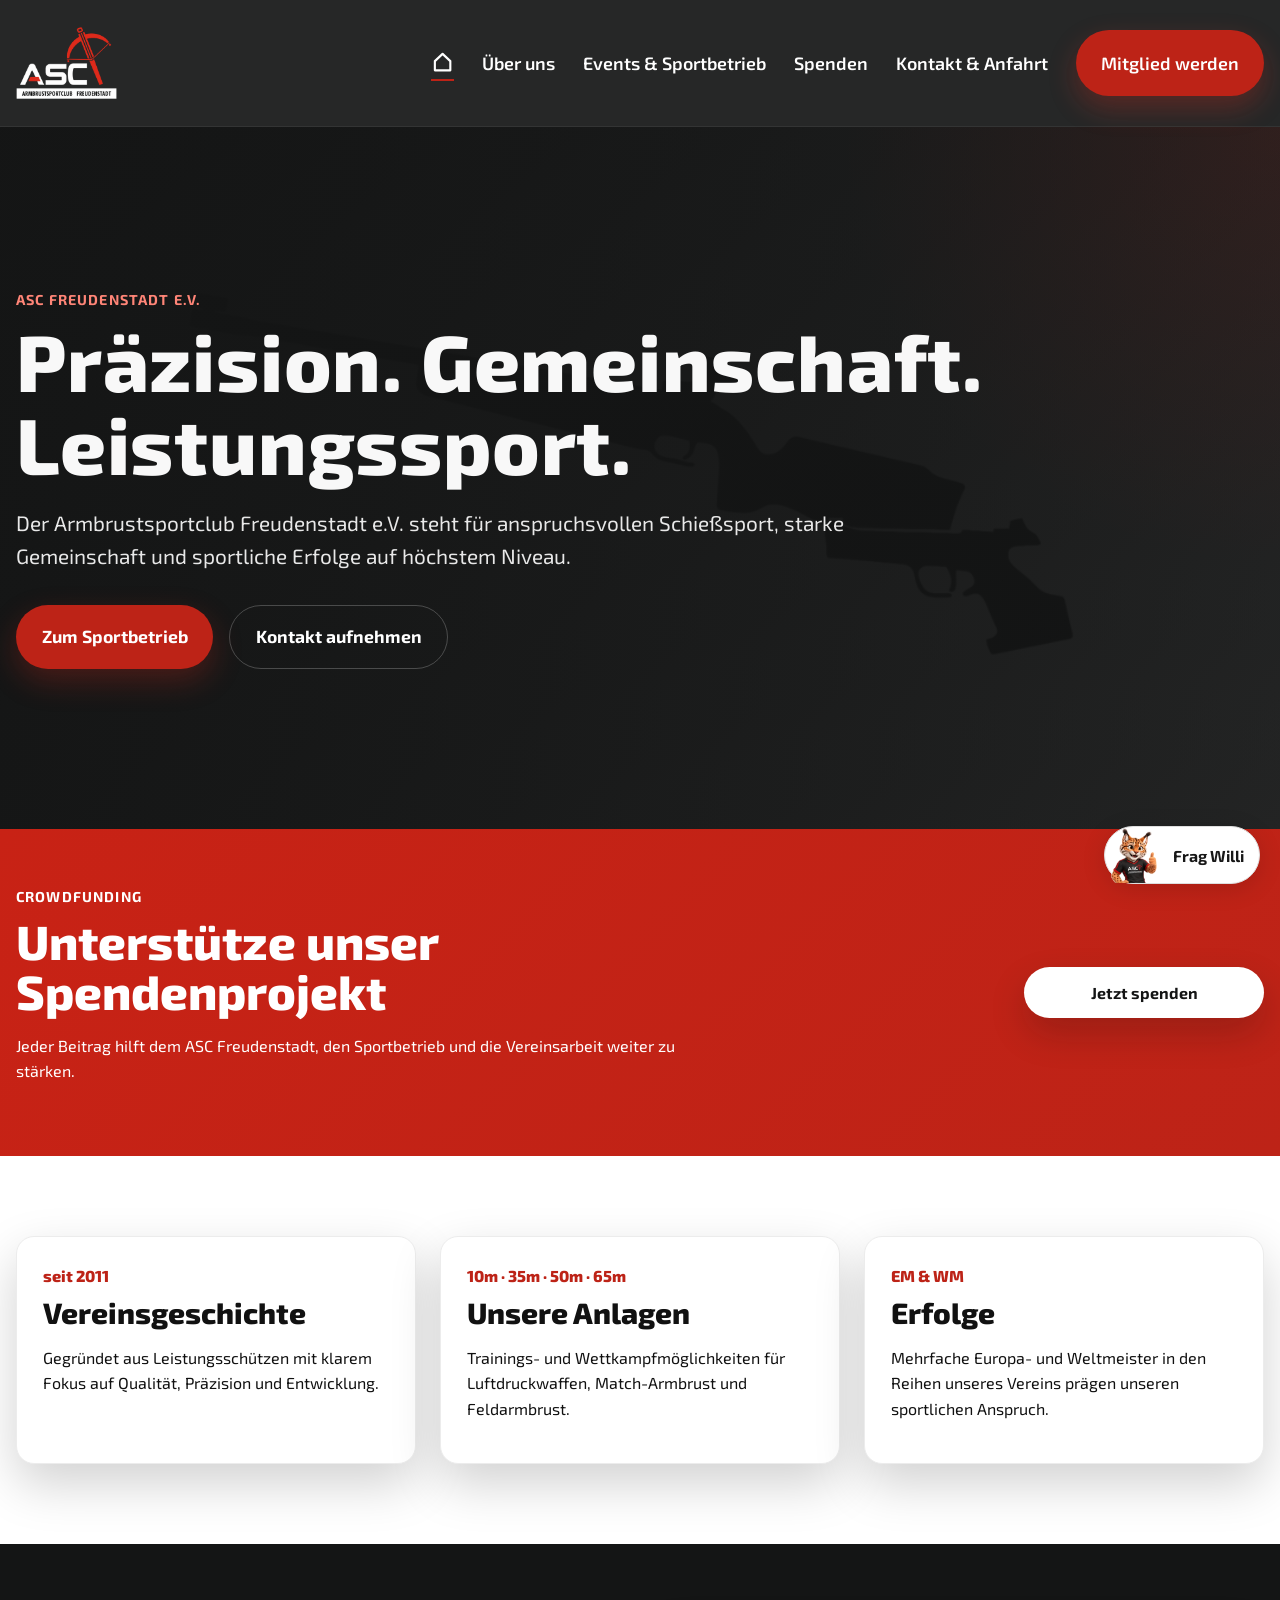
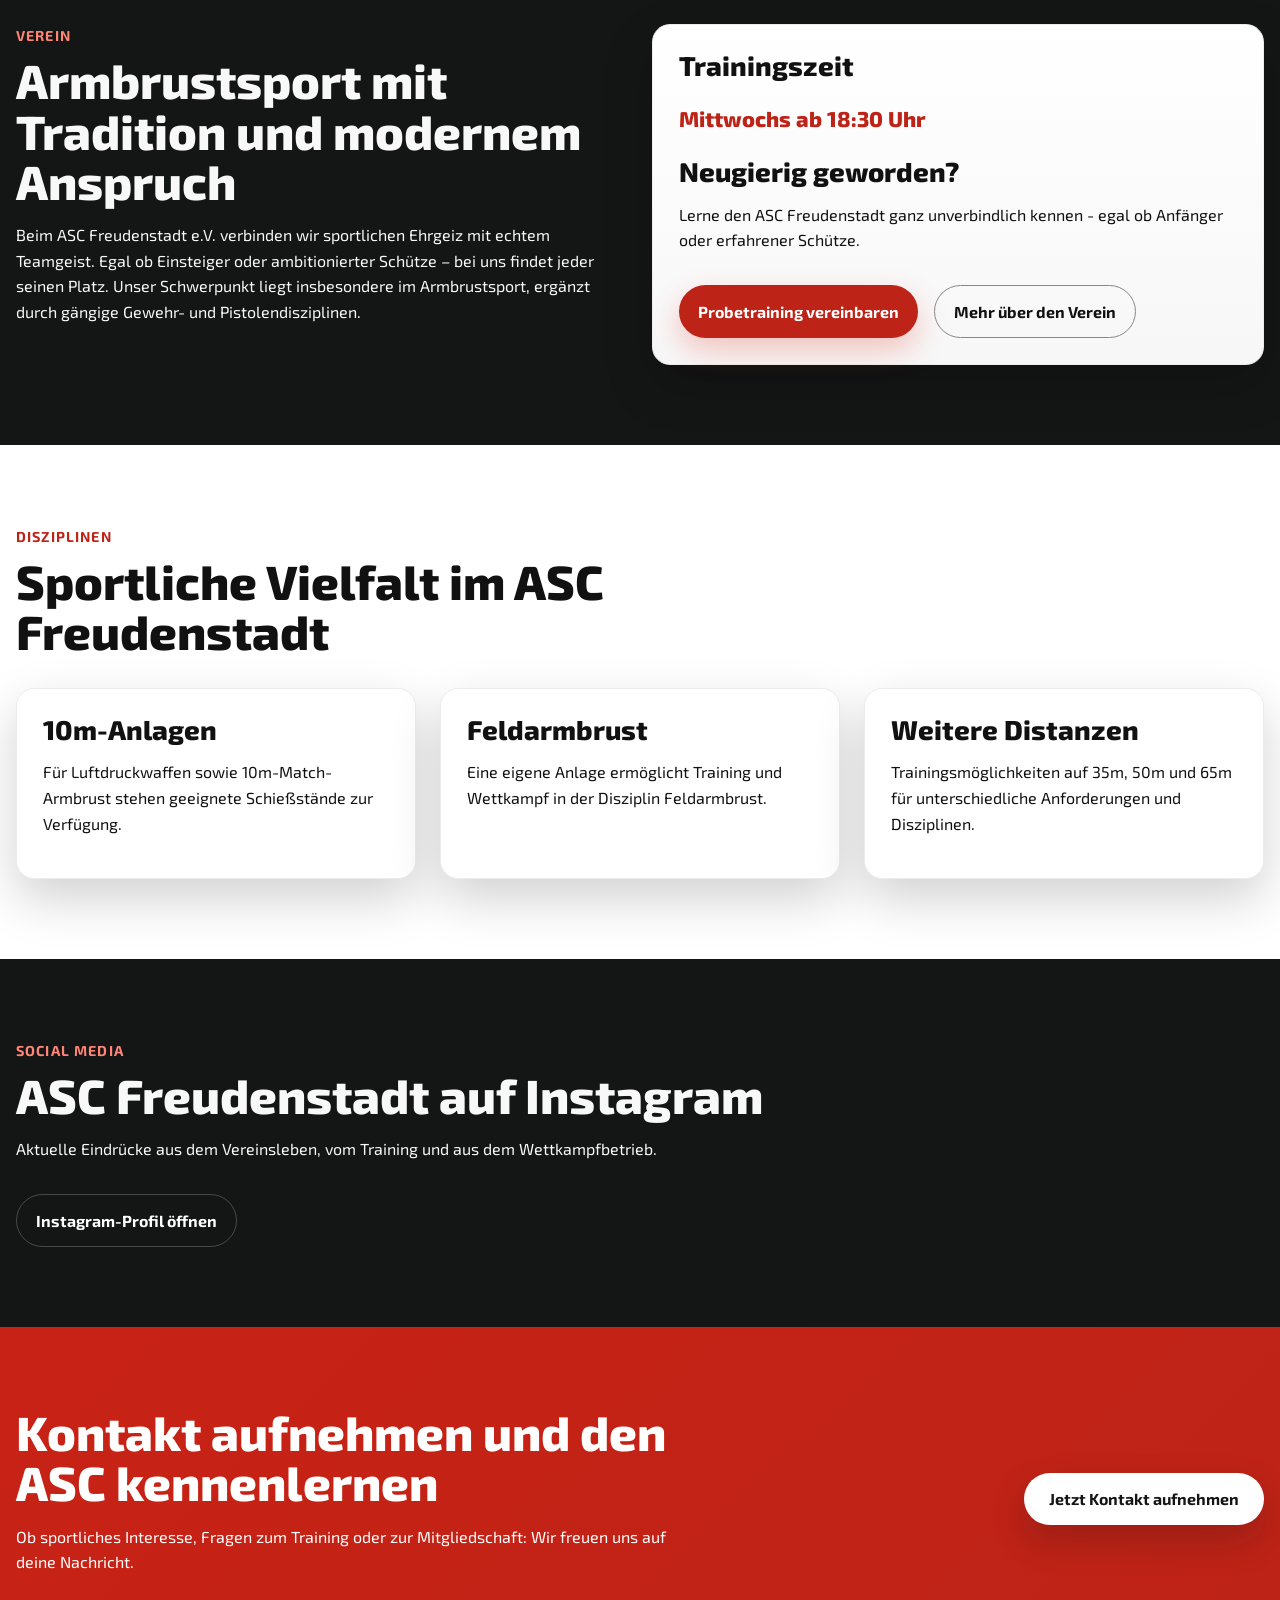
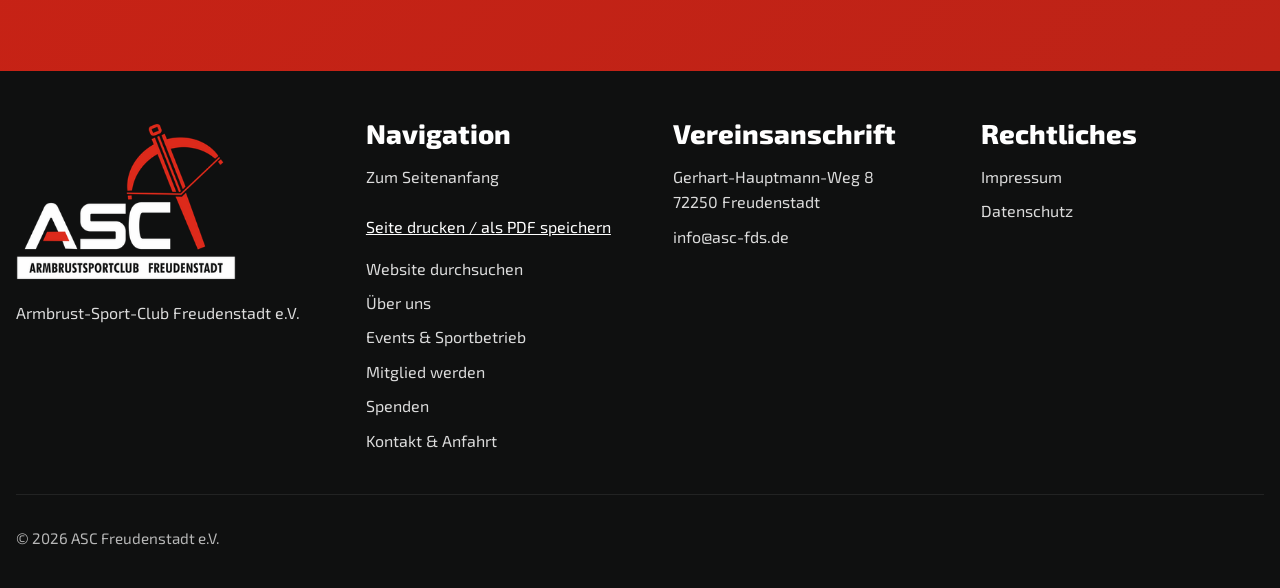
<file: index.html>
<!doctype html>
<html lang="de">
  <head>
    <meta charset="UTF-8" />
    <meta name="viewport" content="width=device-width, initial-scale=1.0" />
    <title>Armbrust &amp; Schießsport in Freudenstadt | ASC Freudenstadt</title>
    <meta
      name="description"
      content="ASC Freudenstadt e.V. – Armbrust- und Schießsport, Vereinsleben, Termine, Ergebnisse und Kontakt."
    />
    <link rel="icon" type="image/webp" href="assets/img/logo-dark-320.webp" />
    <link rel="apple-touch-icon" href="assets/img/logo-dark.png" />
    <link rel="stylesheet" href="assets/css/styles.css?v=20261007-native" />
    <script defer src="assets/js/main.js?v=20261007-webscore"></script>
    <link rel="canonical" href="https://www.asc-fds.de/" />
    <meta property="og:type" content="website" />
    <meta property="og:locale" content="de_DE" />
    <meta
      property="og:title"
      content="Armbrust &amp; Schießsport in Freudenstadt | ASC Freudenstadt"
    />
    <meta
      property="og:description"
      content="ASC Freudenstadt e.V. – Armbrust- und Schießsport, Vereinsleben, Termine, Ergebnisse und Kontakt."
    />
    <meta property="og:url" content="https://www.asc-fds.de/" />
    <meta
      property="og:image"
      content="https://www.asc-fds.de/assets/img/logo-dark.png"
    />
    <meta name="twitter:card" content="summary" />
    <script type="application/ld+json">
      {
        "@context": "https://schema.org",
        "@type": "SportsOrganization",
        "name": "Armbrust-Sport-Club Freudenstadt e.V.",
        "url": "https://www.asc-fds.de/",
        "logo": "https://www.asc-fds.de/assets/img/logo-dark.png",
        "foundingDate": "2011",
        "email": "info@asc-fds.de",
        "sameAs": ["https://www.instagram.com/asc_fds"],
        "address": {
          "@type": "PostalAddress",
          "streetAddress": "Gerhart-Hauptmann-Weg 8",
          "postalCode": "72250",
          "addressLocality": "Freudenstadt",
          "addressCountry": "DE"
        }
      }
    </script>
    <link rel="stylesheet" href="/assets/css/willi.css?v=20261004-ux" />
  <script type="module" src="/assets/js/willi.js?v=20261007-site"></script>
</head>
  <body>
    <a class="skip-link" href="#main-content">Zum Inhalt</a>
    <header class="site-header">
  <div class="container nav">
    <a class="brand" href="/index.html" aria-label="Zur Startseite">
      <img
        src="/assets/img/logo-light-320.webp"
        srcset="
          /assets/img/logo-light-320.webp 320w,
          /assets/img/logo-light-640.webp 640w
        "
        sizes="(max-width: 980px) 90px, 160px"
        alt="Logo des ASC Freudenstadt e.V."
        width="5000"
        height="3750"
      />
    </a>

    <button
      class="nav-toggle"
      aria-controls="site-navigation"
      type="button"
      aria-expanded="false"
      aria-label="Navigation öffnen"
    >
      <span></span><span></span><span></span>
    </button>

    <nav class="site-nav" id="site-navigation" aria-label="Hauptnavigation">
      <a
        class="active nav-home-link"
        href="/index.html"
        aria-label="Startseite"
        title="Startseite"
       aria-current="page">
        <svg class="nav-home-icon" viewBox="0 0 24 24" aria-hidden="true">
          <path d="M4 10.5 12 3l8 7.5V20H4z" />
        </svg>
      </a>
      <a href="/ueber-uns.html">Über uns</a>
      <a href="/events_sportbetrieb.html">Events &amp; Sportbetrieb</a>
      <a href="/spende">Spenden</a>
      <a href="/kontakt.html">Kontakt &amp; Anfahrt</a>
      <a class="nav-cta" href="/mitglied-werden.html">Mitglied werden</a>
    </nav>
  </div>
</header>

    <main id="main-content">
    <section class="hero hero-home">
      <div class="hero-overlay"></div>
      <div class="container hero-content">
        <p class="eyebrow">ASC Freudenstadt e.V.</p>
        <h1>Präzision. Gemeinschaft. Leistungssport.</h1>
        <p class="lead">
          Der Armbrustsportclub Freudenstadt e.V. steht für anspruchsvollen Schießsport,
          starke Gemeinschaft und sportliche Erfolge auf höchstem Niveau.
        </p>
        <div class="hero-actions">
          <a class="btn btn-primary" href="events_sportbetrieb.html">Zum Sportbetrieb</a>
          <a class="btn btn-secondary" href="kontakt.html#anfrage">Kontakt aufnehmen</a>
        </div>
      </div>
    </section>

    <section class="section section-accent donation-home">
      <div class="container cta-box">
        <div class="cta-box__content">
          <p class="eyebrow">Crowdfunding</p>
          <h2>Unterstütze unser Spendenprojekt</h2>
          <p>
            Jeder Beitrag hilft dem ASC Freudenstadt, den Sportbetrieb und die Vereinsarbeit weiter zu stärken.
          </p>
        </div>
        <div class="cta-box__action">
          <a class="btn btn-light cta-box__button" href="/spende#spendenwidget">Jetzt spenden</a>
        </div>
      </div>
    </section>

    <section class="section">
      <div class="container stats-grid">
        <article class="stat-card">
          <span class="stat-number">seit 2011</span>
          <h2>Vereinsgeschichte</h2>
          <p>Gegründet aus Leistungsschützen mit klarem Fokus auf Qualität, Präzision und Entwicklung.</p>
        </article>
        <article class="stat-card">
          <span class="stat-number">10m · 35m · 50m · 65m</span>
          <h2>Unsere Anlagen</h2>
          <p>Trainings- und Wettkampfmöglichkeiten für Luftdruckwaffen, Match-Armbrust und Feldarmbrust.</p>
        </article>
        <article class="stat-card">
          <span class="stat-number">EM &amp; WM</span>
          <h2>Erfolge</h2>
          <p>Mehrfache Europa- und Weltmeister in den Reihen unseres Vereins prägen unseren sportlichen Anspruch.</p>
        </article>
      </div>
    </section>

    <section class="section section-dark">
      <div class="container split-grid">
        <div>
          <p class="eyebrow">Verein</p>
          <h2>Armbrustsport mit Tradition und modernem Anspruch</h2>
          <p>
            Beim ASC Freudenstadt e.V. verbinden wir sportlichen Ehrgeiz mit echtem Teamgeist. Egal ob Einsteiger oder ambitionierter Schütze – bei uns findet jeder seinen Platz.
            Unser Schwerpunkt liegt insbesondere im Armbrustsport, ergänzt durch gängige Gewehr- und Pistolendisziplinen.
          </p>
        </div>
        <div class="panel accent-panel">
          <h3>Trainingszeit</h3>
          <p class="big-info">Mittwochs ab 18:30 Uhr</p>
          <h3>Neugierig geworden?</h3>
          <p>
            Lerne den ASC Freudenstadt ganz unverbindlich kennen -
            egal ob Anfänger oder erfahrener Schütze.
          </p>
          <div class="hero-actions">
            <a class="btn btn-primary" href="kontakt.html#anfrage">Probetraining vereinbaren</a>
            <a class="btn btn-secondary" href="ueber-uns.html">Mehr über den Verein</a>
          </div>
        </div>
      </div>
    </section>

    <section class="section">
      <div class="container">
        <div class="section-head">
          <p class="eyebrow">Disziplinen</p>
          <h2>Sportliche Vielfalt im ASC Freudenstadt</h2>
        </div>
        <div class="cards-grid three">
          <article class="info-card">
            <h3>10m-Anlagen</h3>
            <p>Für Luftdruckwaffen sowie 10m-Match-Armbrust stehen geeignete Schießstände zur Verfügung.</p>
          </article>
          <article class="info-card">
            <h3>Feldarmbrust</h3>
            <p>Eine eigene Anlage ermöglicht Training und Wettkampf in der Disziplin Feldarmbrust.</p>
          </article>
          <article class="info-card">
            <h3>Weitere Distanzen</h3>
            <p>Trainingsmöglichkeiten auf 35m, 50m und 65m für unterschiedliche Anforderungen und Disziplinen.</p>
          </article>
        </div>
      </div>
    </section>

    <section class="section section-dark">
      <div class="container">
        <div class="section-head">
          <p class="eyebrow">Social Media</p>
          <h2>ASC Freudenstadt auf Instagram</h2>
          <p>Aktuelle Eindrücke aus dem Vereinsleben, vom Training und aus dem Wettkampfbetrieb.</p>
        </div>
        <a class="btn btn-secondary" href="https://www.instagram.com/asc_fds" target="_blank" rel="noopener noreferrer">
          Instagram-Profil öffnen
        </a>
      </div>
    </section>

    <section class="section section-accent">
      <div class="container cta-box">
        <div class="cta-box__content">
          <h2>Kontakt aufnehmen und den ASC kennenlernen</h2>
          <p>
            Ob sportliches Interesse, Fragen zum Training oder zur Mitgliedschaft:
            Wir freuen uns auf deine Nachricht.
          </p>
        </div>
        <div class="cta-box__action">
          <a class="btn btn-light cta-box__button" href="kontakt.html#anfrage">Jetzt Kontakt aufnehmen</a>
        </div>
      </div>
    </section>
  </main>

    <footer class="site-footer">
  <div class="container footer-grid">
    <div class="footer-brand">
      <img
        class="footer-logo"
        src="/assets/img/logo-light-320.webp"
        srcset="
          /assets/img/logo-light-320.webp 320w,
          /assets/img/logo-light-640.webp 640w
        "
        sizes="160px"
        loading="lazy"
        alt="ASC Freudenstadt Logo"
        width="5000"
        height="3750"
      />
      <p>Armbrust-Sport-Club Freudenstadt e.V.<br /></p>
    </div>
    <div>
      <h3>Navigation</h3>
      <a href="#main-content">Zum Seitenanfang</a>
      <button class="text-button" data-print type="button" hidden>Seite drucken / als PDF speichern</button>
      <a href="/suche.html">Website durchsuchen</a>
      <a href="/ueber-uns.html">Über uns</a>
      <a href="/events_sportbetrieb.html">Events &amp; Sportbetrieb</a>
      <a href="/mitglied-werden.html">Mitglied werden</a>
      <a href="/spende">Spenden</a>
      <a href="/kontakt.html">Kontakt &amp; Anfahrt</a>
    </div>
    <div>
      <h3>Vereinsanschrift</h3>
      <p>Gerhart-Hauptmann-Weg 8<br />72250 Freudenstadt</p>
      <a href="mailto:info@asc-fds.de">info@asc-fds.de</a>
    </div>
    <div>
      <h3>Rechtliches</h3>
      <a href="/impressum.html">Impressum</a>
      <a href="/datenschutz.html">Datenschutz</a>
    </div>
  </div>
  <div class="container footer-bottom">
    <p>© <span data-current-year></span> ASC Freudenstadt e.V.</p>
  </div>
</footer>
    <div id="assistant-root"></div>
  </body>
</html>
</file>
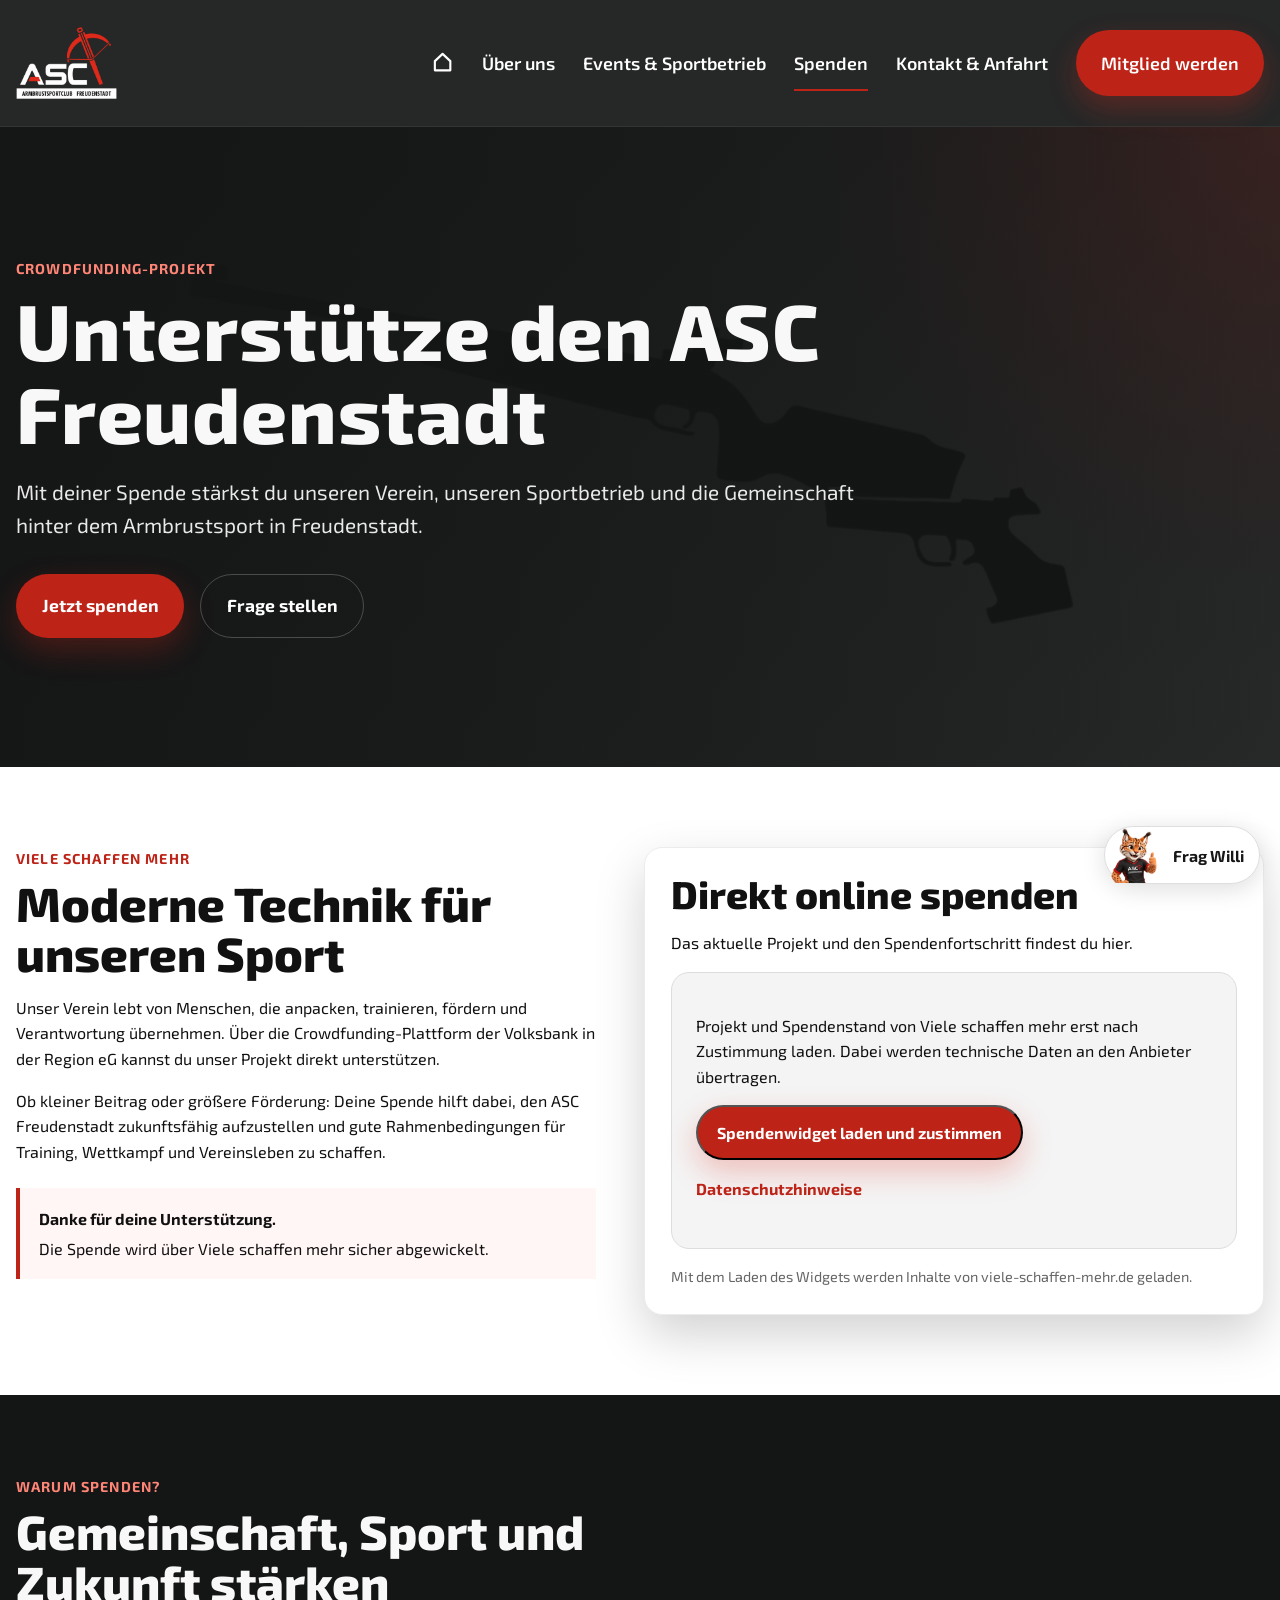
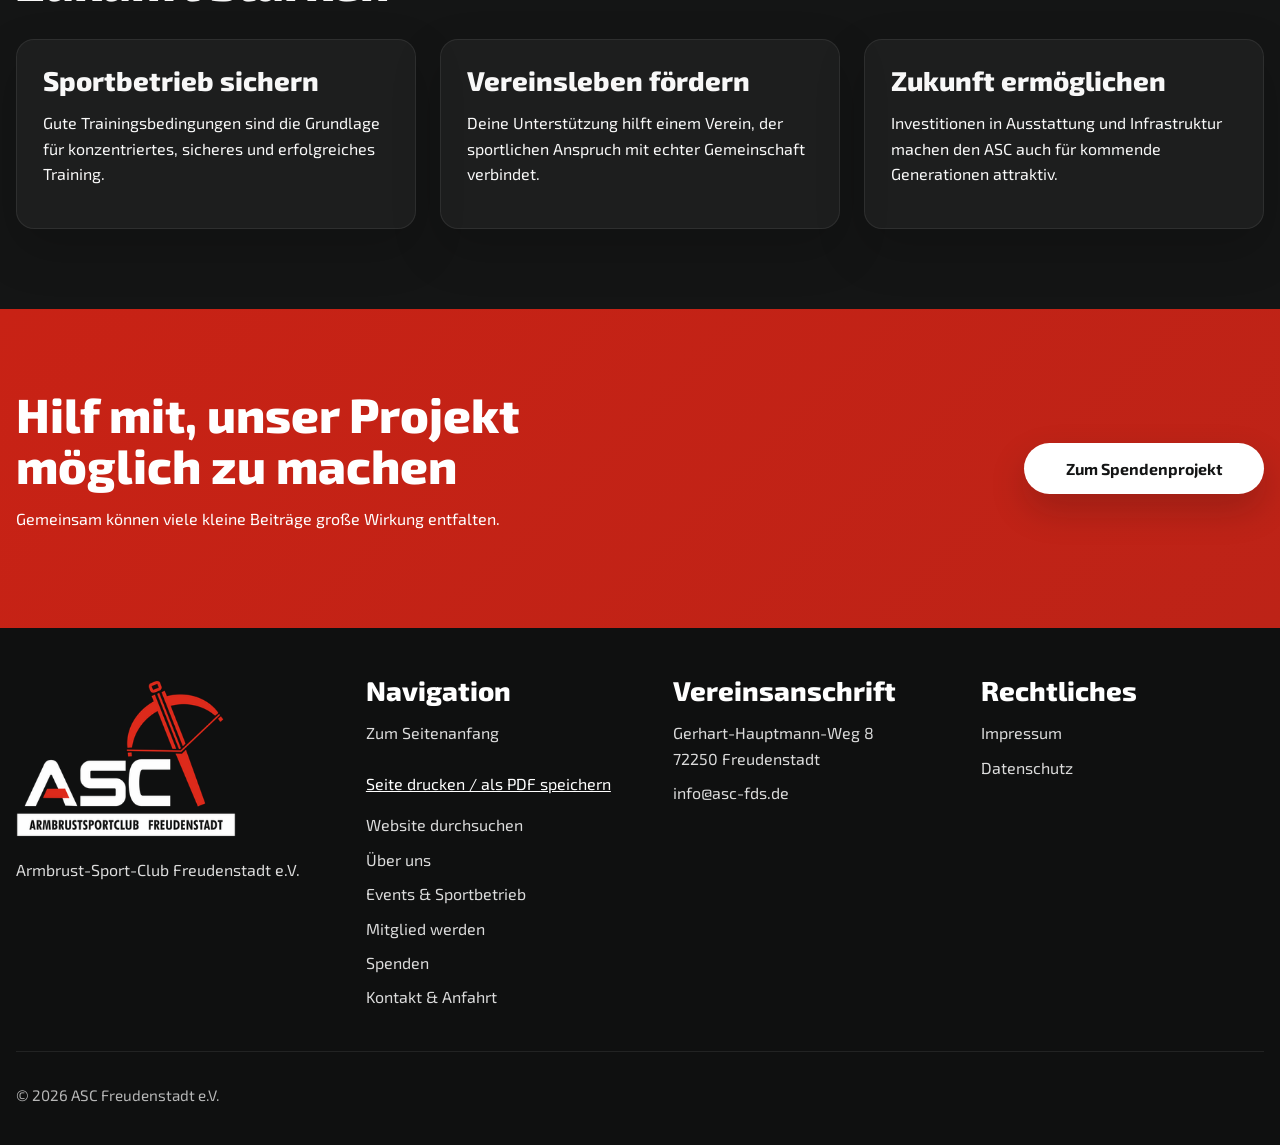
<file: spende/index.html>
<!doctype html>
<html lang="de">
  <head>
    <meta charset="UTF-8" />
    <meta name="viewport" content="width=device-width, initial-scale=1.0" />
    <title>Spenden | ASC Freudenstadt e.V.</title>
    <meta
      name="description"
      content="Unterstütze das Crowdfunding-Projekt des ASC Freudenstadt e.V. mit einer Spende über Viele schaffen mehr."
    />
    <link rel="icon" type="image/webp" href="/assets/img/logo-dark-320.webp" />
    <link rel="apple-touch-icon" href="/assets/img/logo-dark.png" />
    <link rel="stylesheet" href="/assets/css/styles.css?v=20261007-native" />
    <script defer src="/assets/js/main.js?v=20260929"></script>
    <link rel="canonical" href="https://www.asc-fds.de/spende" />
    <meta property="og:type" content="website" />
    <meta property="og:locale" content="de_DE" />
    <meta property="og:title" content="Spenden | ASC Freudenstadt e.V." />
    <meta
      property="og:description"
      content="Unterstütze das Crowdfunding-Projekt des ASC Freudenstadt e.V. mit einer Spende über Viele schaffen mehr."
    />
    <meta property="og:url" content="https://www.asc-fds.de/spende" />
    <meta
      property="og:image"
      content="https://www.asc-fds.de/assets/img/logo-dark.png"
    />
    <meta name="twitter:card" content="summary" />
    <script type="application/ld+json">
      {
        "@context": "https://schema.org",
        "@type": "BreadcrumbList",
        "itemListElement": [
          {
            "@type": "ListItem",
            "position": 1,
            "name": "Startseite",
            "item": "https://www.asc-fds.de/"
          },
          {
            "@type": "ListItem",
            "position": 2,
            "name": "Spenden",
            "item": "https://www.asc-fds.de/spende"
          }
        ]
      }
    </script>
    <link rel="stylesheet" href="/assets/css/willi.css?v=20261004-ux" />
  <script type="module" src="/assets/js/willi.js?v=20261007-site"></script>
</head>
  <body>
    <a class="skip-link" href="#main-content">Zum Inhalt</a>
    <header class="site-header">
  <div class="container nav">
    <a class="brand" href="/index.html" aria-label="Zur Startseite">
      <img
        src="/assets/img/logo-light-320.webp"
        srcset="
          /assets/img/logo-light-320.webp 320w,
          /assets/img/logo-light-640.webp 640w
        "
        sizes="(max-width: 980px) 90px, 160px"
        alt="Logo des ASC Freudenstadt e.V."
        width="5000"
        height="3750"
      />
    </a>

    <button
      class="nav-toggle"
      aria-controls="site-navigation"
      type="button"
      aria-expanded="false"
      aria-label="Navigation öffnen"
    >
      <span></span><span></span><span></span>
    </button>

    <nav class="site-nav" id="site-navigation" aria-label="Hauptnavigation">
      <a
        class="nav-home-link"
        href="/index.html"
        aria-label="Startseite"
        title="Startseite"
      >
        <svg class="nav-home-icon" viewBox="0 0 24 24" aria-hidden="true">
          <path d="M4 10.5 12 3l8 7.5V20H4z" />
        </svg>
      </a>
      <a href="/ueber-uns.html">Über uns</a>
      <a href="/events_sportbetrieb.html">Events &amp; Sportbetrieb</a>
      <a  class="active" href="/spende" aria-current="page">Spenden</a>
      <a href="/kontakt.html">Kontakt &amp; Anfahrt</a>
      <a class="nav-cta" href="/mitglied-werden.html">Mitglied werden</a>
    </nav>
  </div>
</header>

    <main id="main-content">
      <section class="hero hero-donation">
        <div class="hero-overlay"></div>
        <div class="container hero-content">
          <p class="eyebrow">Crowdfunding-Projekt</p>
          <h1>Unterstütze den <span>ASC Freudenstadt</span></h1>
          <p class="lead">
            Mit deiner Spende stärkst du unseren Verein, unseren Sportbetrieb
            und die Gemeinschaft hinter dem Armbrustsport in Freudenstadt.
          </p>
          <div class="hero-actions">
            <a class="btn btn-primary" href="#spendenwidget">Jetzt spenden</a>
            <a class="btn btn-secondary" href="/kontakt.html#anfrage"
              >Frage stellen</a
            >
          </div>
        </div>
      </section>

      <section class="section" id="spendenwidget">
        <div class="container split-grid donation-main">
          <div class="donation-copy">
            <p class="eyebrow">Viele schaffen mehr</p>
            <h2>Moderne Technik für unseren Sport</h2>
            <p>
              Unser Verein lebt von Menschen, die anpacken, trainieren, fördern
              und Verantwortung übernehmen. Über die Crowdfunding-Plattform der
              Volksbank in der Region eG kannst du unser Projekt direkt
              unterstützen.
            </p>
            <p>
              Ob kleiner Beitrag oder größere Förderung: Deine Spende hilft
              dabei, den ASC Freudenstadt zukunftsfähig aufzustellen und gute
              Rahmenbedingungen für Training, Wettkampf und Vereinsleben zu
              schaffen.
            </p>
            <div class="donation-note">
              <strong>Danke für deine Unterstützung.</strong>
              <span
                >Die Spende wird über Viele schaffen mehr sicher
                abgewickelt.</span
              >
            </div>
          </div>

          <aside class="panel donation-widget-panel" aria-label="Spendenwidget">
            <h2>Direkt online spenden</h2>
            <p>
              Das aktuelle Projekt und den Spendenfortschritt findest du hier.
            </p>
            <div class="external-content" data-external="donation">
              <p>
                Projekt und Spendenstand von Viele schaffen mehr erst nach
                Zustimmung laden. Dabei werden technische Daten an den Anbieter
                übertragen.
              </p>
              <button type="button" class="btn btn-primary" data-external-load>
                Spendenwidget laden und zustimmen
              </button>
              <p>
                <a class="text-link" href="/datenschutz.html"
                  >Datenschutzhinweise</a
                >
              </p>
              <noscript
                ><p>
                  Für eingebettete Inhalte bitte JavaScript aktivieren. Du
                  erreichst uns auch unter
                  <a href="mailto:info@asc-fds.de">info@asc-fds.de</a>.
                </p></noscript
              >
              <p data-external-status role="status"></p>
              <div class="donation-widget-slot" data-external-slot>
                <template>
                  <div
                    class="cf-project-widget"
                    data-id="35591"
                    data-subtitle="Volksbank in der Region eG"
                    data-lang="de"
                    data-page="0066b3"
                  ></div
                ></template>
              </div>
              <button
                type="button"
                class="text-button"
                data-external-revoke
                hidden
              >
                Widget entfernen
              </button>
            </div>
            <p class="widget-privacy-note">
              Mit dem Laden des Widgets werden Inhalte von
              viele-schaffen-mehr.de geladen.
            </p>
          </aside>
        </div>
      </section>

      <section class="section section-dark">
        <div class="container">
          <div class="section-head">
            <p class="eyebrow">Warum spenden?</p>
            <h2>Gemeinschaft, Sport und Zukunft stärken</h2>
          </div>
          <div class="cards-grid three">
            <article class="info-card">
              <h3>Sportbetrieb sichern</h3>
              <p>
                Gute Trainingsbedingungen sind die Grundlage für konzentriertes,
                sicheres und erfolgreiches Training.
              </p>
            </article>
            <article class="info-card">
              <h3>Vereinsleben fördern</h3>
              <p>
                Deine Unterstützung hilft einem Verein, der sportlichen Anspruch
                mit echter Gemeinschaft verbindet.
              </p>
            </article>
            <article class="info-card">
              <h3>Zukunft ermöglichen</h3>
              <p>
                Investitionen in Ausstattung und Infrastruktur machen den ASC
                auch für kommende Generationen attraktiv.
              </p>
            </article>
          </div>
        </div>
      </section>

      <section class="section section-accent">
        <div class="container cta-box">
          <div class="cta-box__content">
            <h2>Hilf mit, unser Projekt möglich zu machen</h2>
            <p>
              Gemeinsam können viele kleine Beiträge große Wirkung entfalten.
            </p>
          </div>
          <div class="cta-box__action">
            <a
              class="btn btn-light cta-box__button"
              href="https://www.viele-schaffen-mehr.de/projekte/ascfds"
              target="_blank"
              rel="noopener noreferrer"
              >Zum Spendenprojekt</a
            >
          </div>
        </div>
      </section>
    </main>

    <footer class="site-footer">
  <div class="container footer-grid">
    <div class="footer-brand">
      <img
        class="footer-logo"
        src="/assets/img/logo-light-320.webp"
        srcset="
          /assets/img/logo-light-320.webp 320w,
          /assets/img/logo-light-640.webp 640w
        "
        sizes="160px"
        loading="lazy"
        alt="ASC Freudenstadt Logo"
        width="5000"
        height="3750"
      />
      <p>Armbrust-Sport-Club Freudenstadt e.V.<br /></p>
    </div>
    <div>
      <h3>Navigation</h3>
      <a href="#main-content">Zum Seitenanfang</a>
      <button class="text-button" data-print type="button" hidden>Seite drucken / als PDF speichern</button>
      <a href="/suche.html">Website durchsuchen</a>
      <a href="/ueber-uns.html">Über uns</a>
      <a href="/events_sportbetrieb.html">Events &amp; Sportbetrieb</a>
      <a href="/mitglied-werden.html">Mitglied werden</a>
      <a href="/spende">Spenden</a>
      <a href="/kontakt.html">Kontakt &amp; Anfahrt</a>
    </div>
    <div>
      <h3>Vereinsanschrift</h3>
      <p>Gerhart-Hauptmann-Weg 8<br />72250 Freudenstadt</p>
      <a href="mailto:info@asc-fds.de">info@asc-fds.de</a>
    </div>
    <div>
      <h3>Rechtliches</h3>
      <a href="/impressum.html">Impressum</a>
      <a href="/datenschutz.html">Datenschutz</a>
    </div>
  </div>
  <div class="container footer-bottom">
    <p>© <span data-current-year></span> ASC Freudenstadt e.V.</p>
  </div>
</footer>
    <div id="assistant-root"></div>
  </body>
</html>
</file>
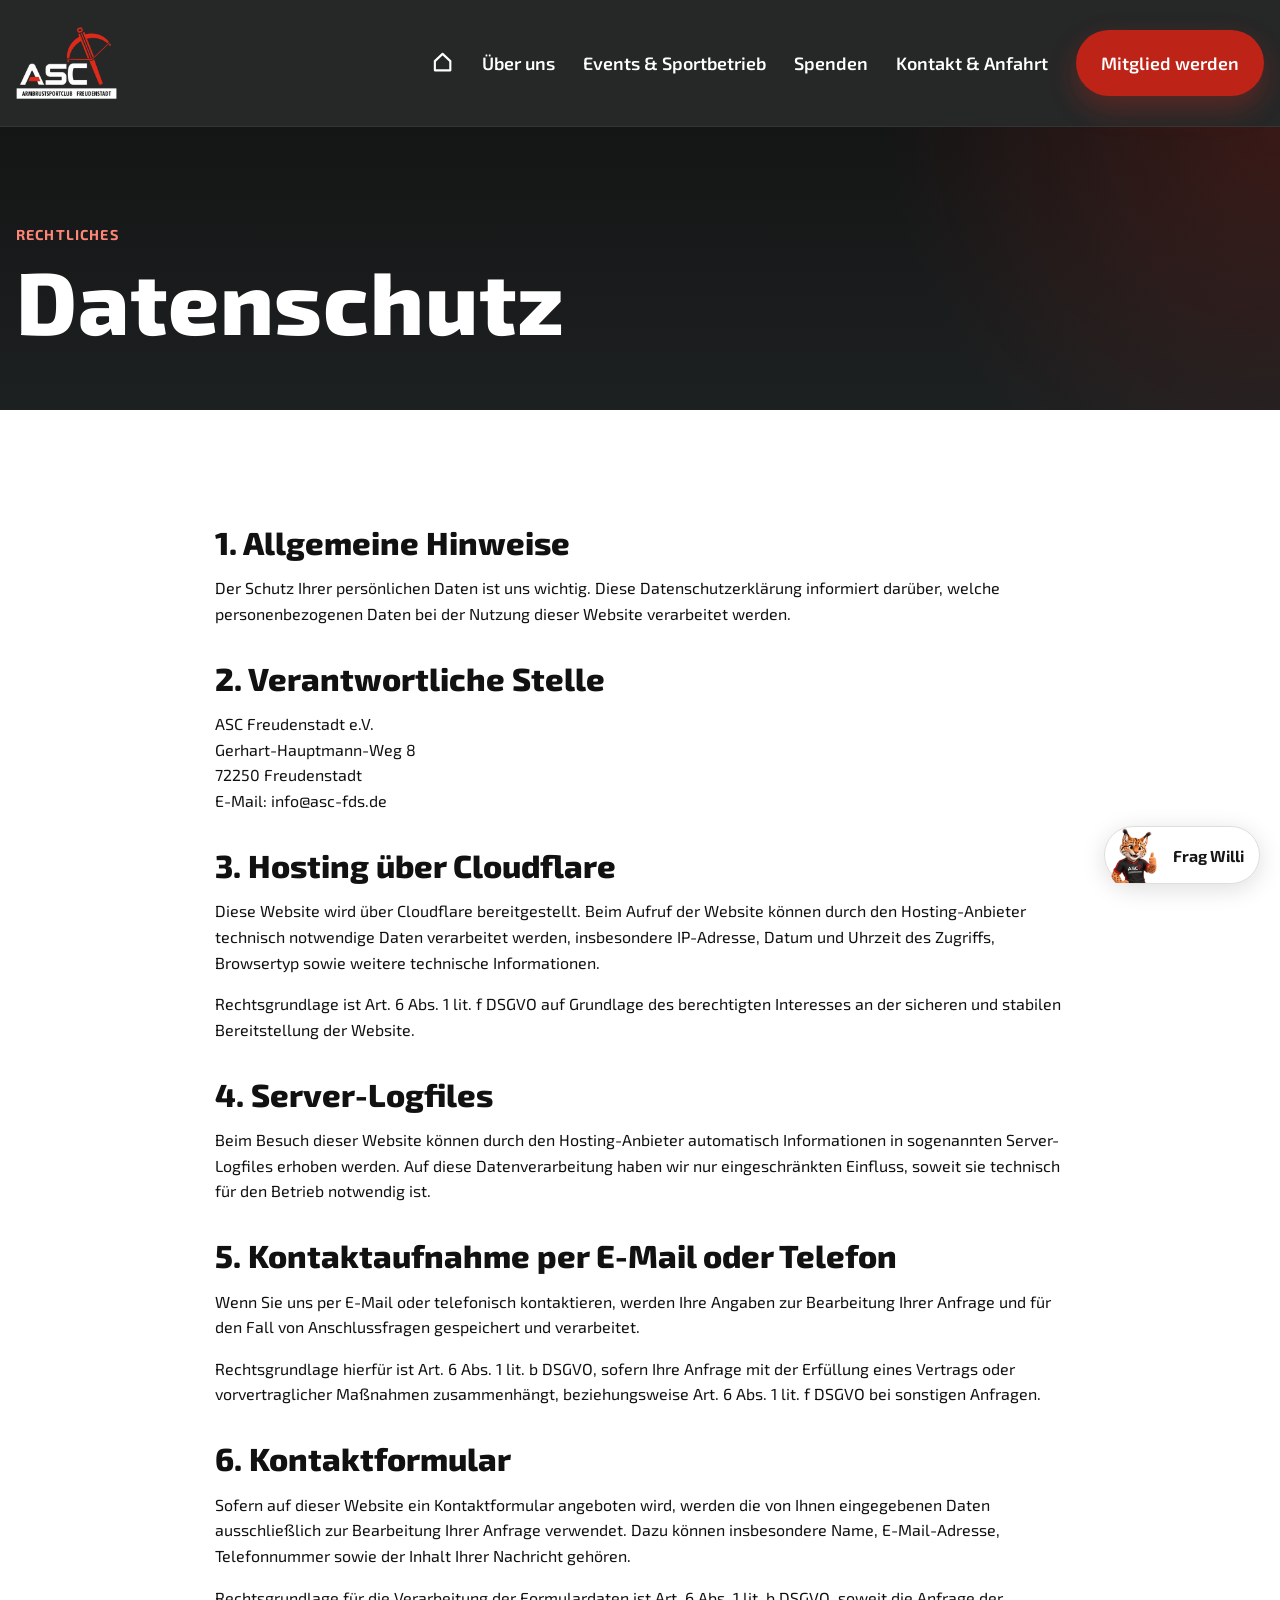
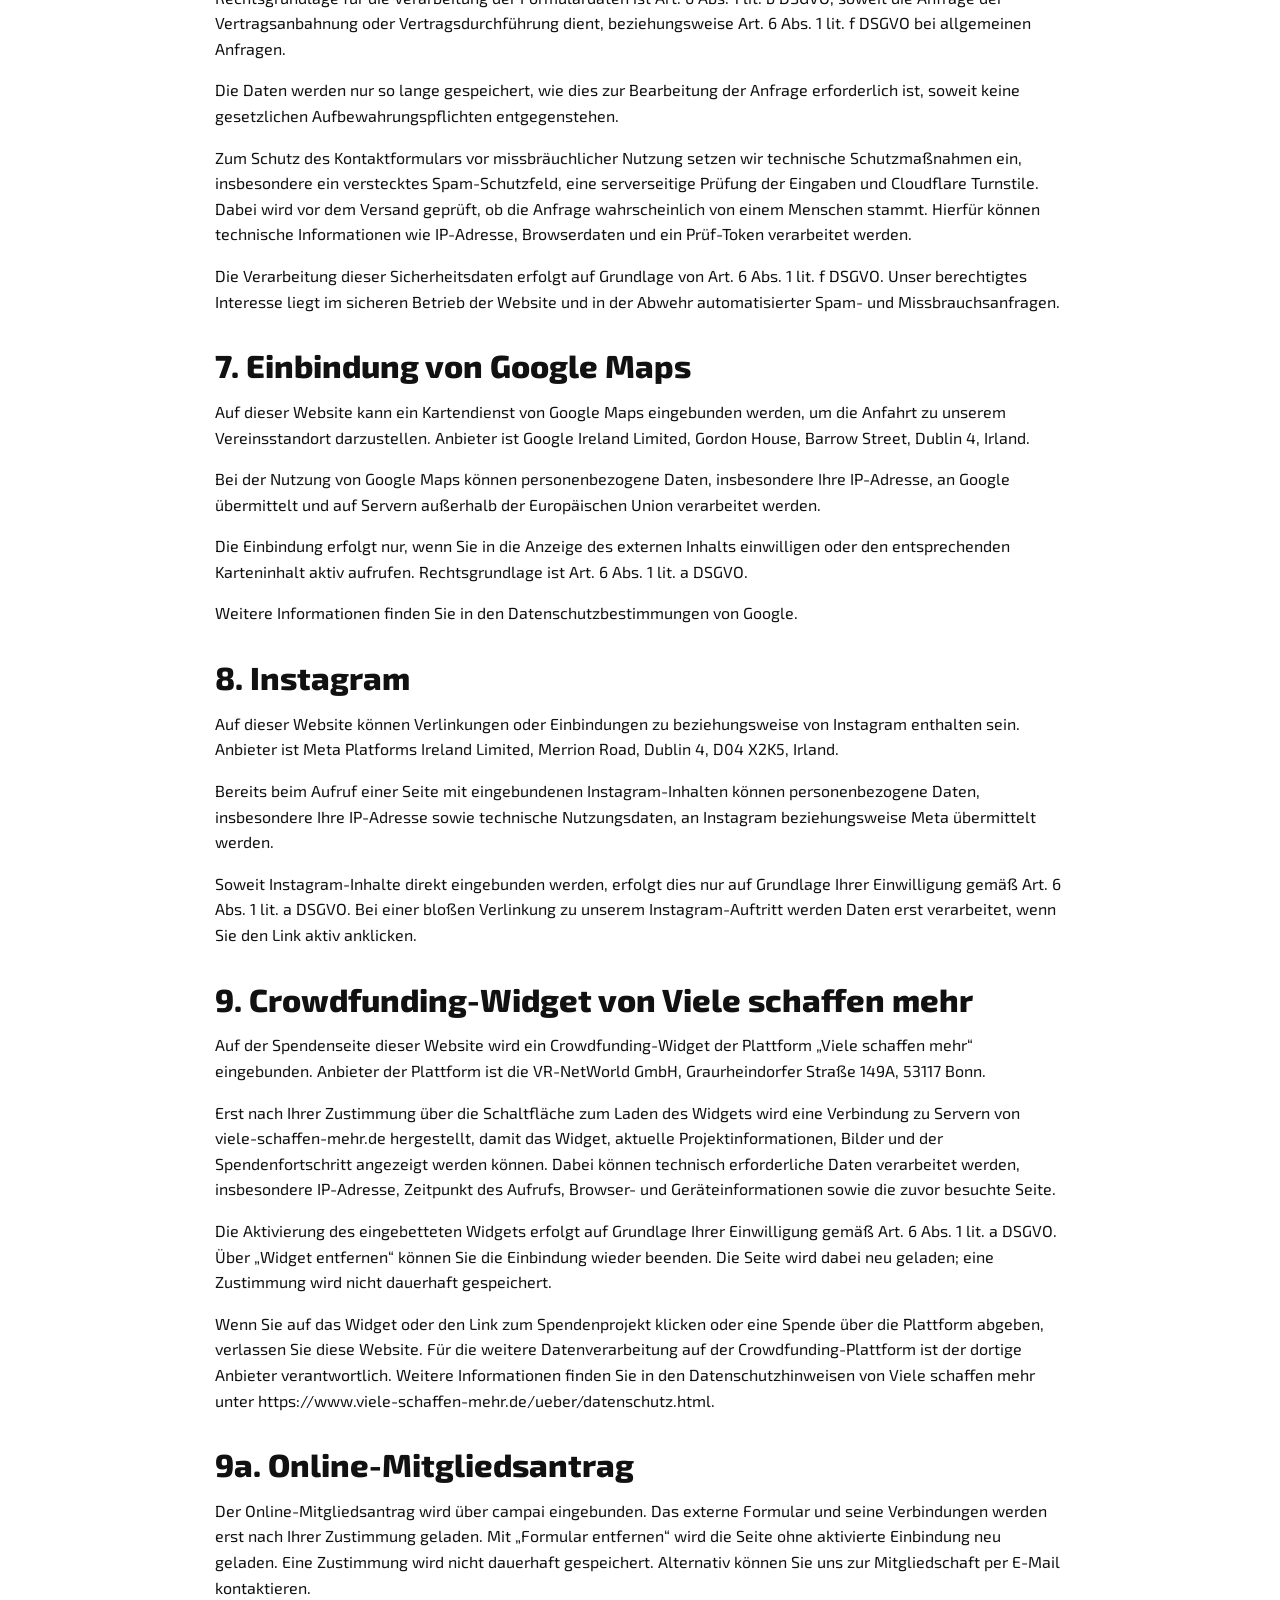
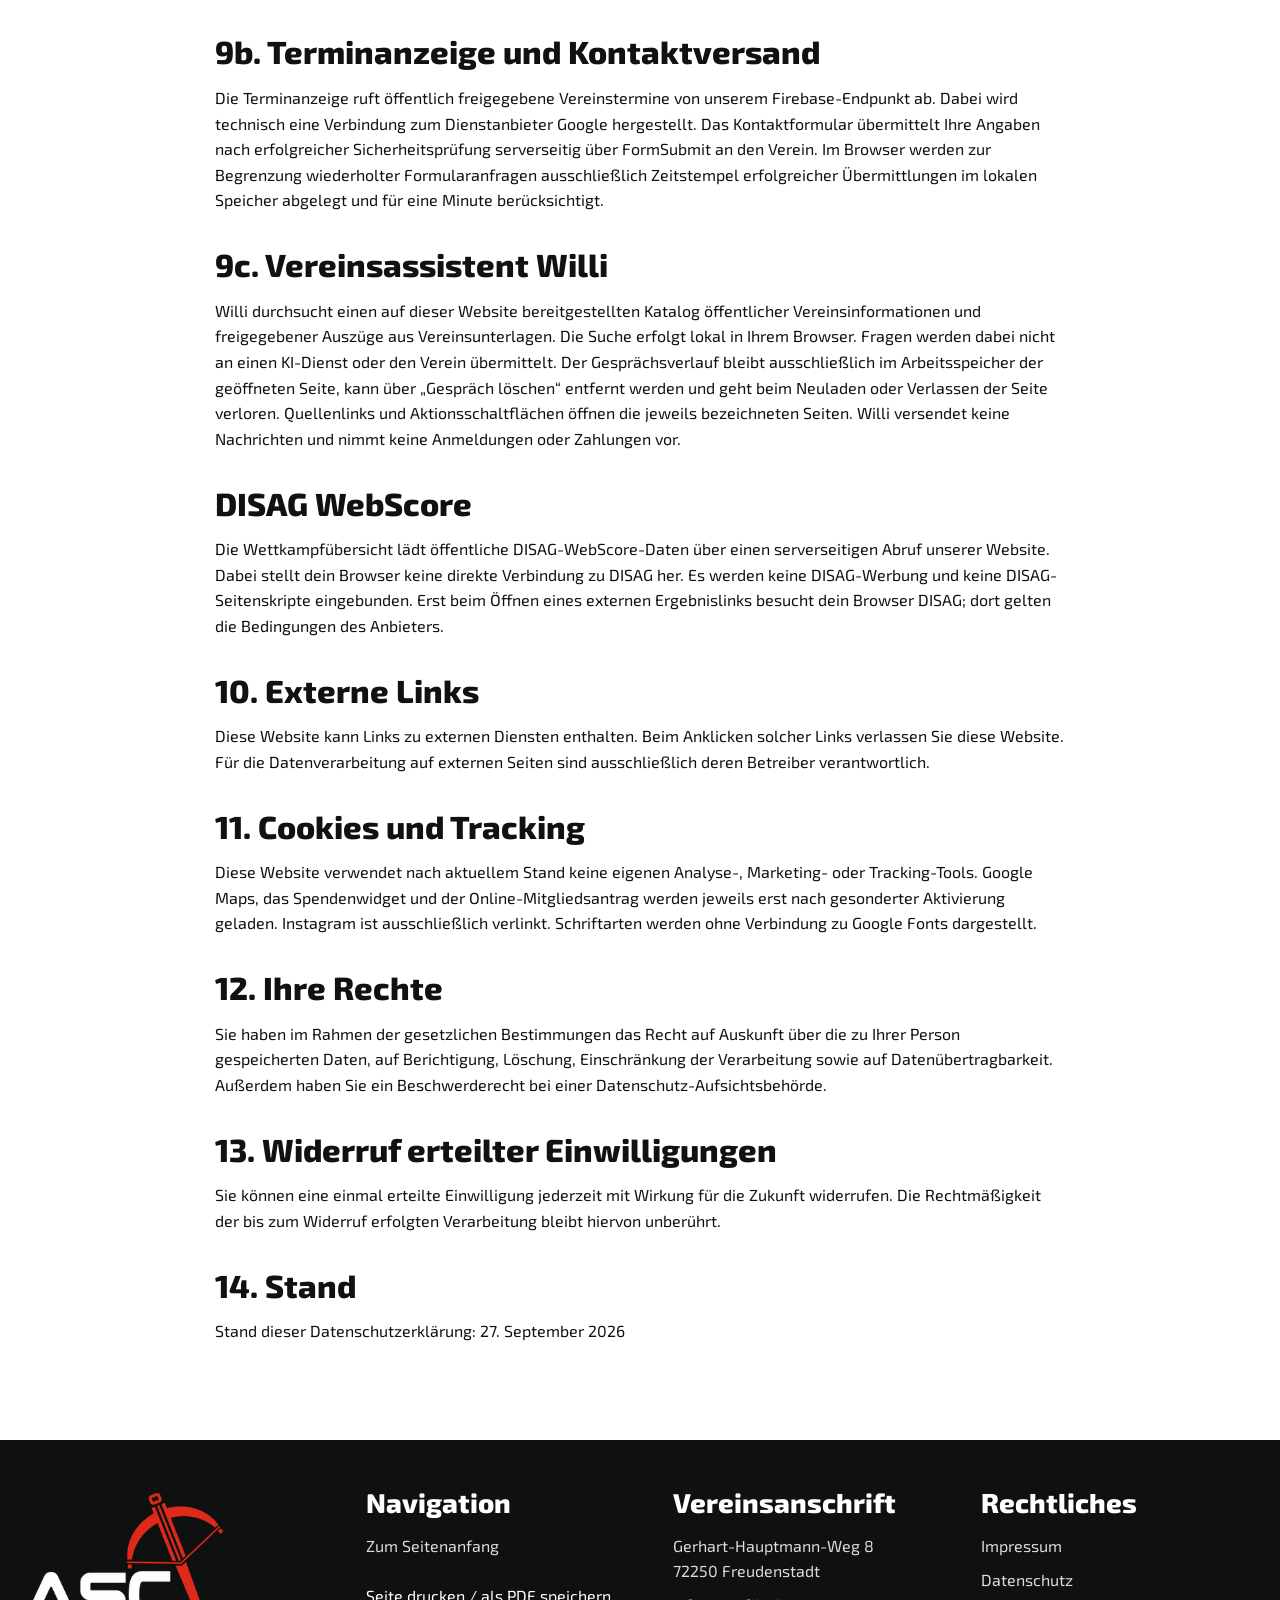
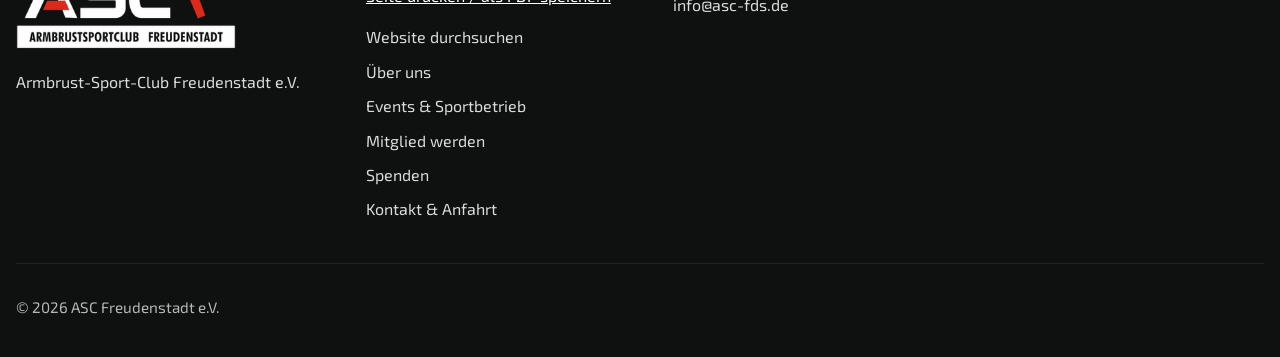
<file: datenschutz.html>
<!doctype html>
<html lang="de">
  <head>
    <meta charset="UTF-8" />
    <meta name="viewport" content="width=device-width, initial-scale=1.0" />
    <title>Datenschutz | ASC Freudenstadt e.V.</title>
    <meta
      name="description"
      content="Datenschutzhinweise des ASC Freudenstadt e.V."
    />
    <link rel="icon" type="image/webp" href="assets/img/logo-dark-320.webp" />
    <link rel="apple-touch-icon" href="assets/img/logo-dark.png" />
    <link rel="stylesheet" href="assets/css/styles.css?v=20261007-native" />
    <script defer src="assets/js/main.js?v=20261007-webscore"></script>
    <link rel="canonical" href="https://www.asc-fds.de/datenschutz.html" />
    <meta property="og:type" content="website" />
    <meta property="og:locale" content="de_DE" />
    <meta property="og:title" content="Datenschutz | ASC Freudenstadt e.V." />
    <meta
      property="og:description"
      content="Datenschutzhinweise des ASC Freudenstadt e.V."
    />
    <meta property="og:url" content="https://www.asc-fds.de/datenschutz.html" />
    <meta
      property="og:image"
      content="https://www.asc-fds.de/assets/img/logo-dark.png"
    />
    <meta name="twitter:card" content="summary" />
    <script type="application/ld+json">
      {
        "@context": "https://schema.org",
        "@type": "BreadcrumbList",
        "itemListElement": [
          {
            "@type": "ListItem",
            "position": 1,
            "name": "Startseite",
            "item": "https://www.asc-fds.de/"
          },
          {
            "@type": "ListItem",
            "position": 2,
            "name": "Datenschutz",
            "item": "https://www.asc-fds.de/datenschutz.html"
          }
        ]
      }
    </script>
    <link rel="stylesheet" href="/assets/css/willi.css?v=20261004-ux" />
  <script type="module" src="/assets/js/willi.js?v=20261007-site"></script>
</head>
  <body>
    <a class="skip-link" href="#main-content">Zum Inhalt</a>
    <header class="site-header">
  <div class="container nav">
    <a class="brand" href="/index.html" aria-label="Zur Startseite">
      <img
        src="/assets/img/logo-light-320.webp"
        srcset="
          /assets/img/logo-light-320.webp 320w,
          /assets/img/logo-light-640.webp 640w
        "
        sizes="(max-width: 980px) 90px, 160px"
        alt="Logo des ASC Freudenstadt e.V."
        width="5000"
        height="3750"
      />
    </a>

    <button
      class="nav-toggle"
      aria-controls="site-navigation"
      type="button"
      aria-expanded="false"
      aria-label="Navigation öffnen"
    >
      <span></span><span></span><span></span>
    </button>

    <nav class="site-nav" id="site-navigation" aria-label="Hauptnavigation">
      <a
        class="nav-home-link"
        href="/index.html"
        aria-label="Startseite"
        title="Startseite"
      >
        <svg class="nav-home-icon" viewBox="0 0 24 24" aria-hidden="true">
          <path d="M4 10.5 12 3l8 7.5V20H4z" />
        </svg>
      </a>
      <a href="/ueber-uns.html">Über uns</a>
      <a href="/events_sportbetrieb.html">Events &amp; Sportbetrieb</a>
      <a href="/spende">Spenden</a>
      <a href="/kontakt.html">Kontakt &amp; Anfahrt</a>
      <a class="nav-cta" href="/mitglied-werden.html">Mitglied werden</a>
    </nav>
  </div>
</header>

    <main id="main-content">
      <section class="page-hero">
        <div class="container">
          <p class="eyebrow">Rechtliches</p>
          <h1>Datenschutz</h1>
        </div>
      </section>

      <section class="section">
        <div class="container legal-content">
          <h2>1. Allgemeine Hinweise</h2>
          <p>
            Der Schutz Ihrer persönlichen Daten ist uns wichtig. Diese
            Datenschutzerklärung informiert darüber, welche personenbezogenen
            Daten bei der Nutzung dieser Website verarbeitet werden.
          </p>

          <h2>2. Verantwortliche Stelle</h2>
          <p>
            ASC Freudenstadt e.V.<br />
            Gerhart-Hauptmann-Weg 8<br />
            72250 Freudenstadt<br />
            E-Mail: <a href="mailto:info@asc-fds.de">info@asc-fds.de</a><br />
          </p>

          <h2>3. Hosting über Cloudflare</h2>
          <p>
            Diese Website wird über Cloudflare bereitgestellt. Beim Aufruf der
            Website können durch den Hosting-Anbieter technisch notwendige Daten
            verarbeitet werden, insbesondere IP-Adresse, Datum und Uhrzeit des
            Zugriffs, Browsertyp sowie weitere technische Informationen.
          </p>
          <p>
            Rechtsgrundlage ist Art. 6 Abs. 1 lit. f DSGVO auf Grundlage des
            berechtigten Interesses an der sicheren und stabilen Bereitstellung
            der Website.
          </p>

          <h2>4. Server-Logfiles</h2>
          <p>
            Beim Besuch dieser Website können durch den Hosting-Anbieter
            automatisch Informationen in sogenannten Server-Logfiles erhoben
            werden. Auf diese Datenverarbeitung haben wir nur eingeschränkten
            Einfluss, soweit sie technisch für den Betrieb notwendig ist.
          </p>

          <h2>5. Kontaktaufnahme per E-Mail oder Telefon</h2>
          <p>
            Wenn Sie uns per E-Mail oder telefonisch kontaktieren, werden Ihre
            Angaben zur Bearbeitung Ihrer Anfrage und für den Fall von
            Anschlussfragen gespeichert und verarbeitet.
          </p>
          <p>
            Rechtsgrundlage hierfür ist Art. 6 Abs. 1 lit. b DSGVO, sofern Ihre
            Anfrage mit der Erfüllung eines Vertrags oder vorvertraglicher
            Maßnahmen zusammenhängt, beziehungsweise Art. 6 Abs. 1 lit. f DSGVO
            bei sonstigen Anfragen.
          </p>

          <h2>6. Kontaktformular</h2>
          <p>
            Sofern auf dieser Website ein Kontaktformular angeboten wird, werden
            die von Ihnen eingegebenen Daten ausschließlich zur Bearbeitung
            Ihrer Anfrage verwendet. Dazu können insbesondere Name,
            E-Mail-Adresse, Telefonnummer sowie der Inhalt Ihrer Nachricht
            gehören.
          </p>
          <p>
            Rechtsgrundlage für die Verarbeitung der Formulardaten ist Art. 6
            Abs. 1 lit. b DSGVO, soweit die Anfrage der Vertragsanbahnung oder
            Vertragsdurchführung dient, beziehungsweise Art. 6 Abs. 1 lit. f
            DSGVO bei allgemeinen Anfragen.
          </p>
          <p>
            Die Daten werden nur so lange gespeichert, wie dies zur Bearbeitung
            der Anfrage erforderlich ist, soweit keine gesetzlichen
            Aufbewahrungspflichten entgegenstehen.
          </p>
          <p>
            Zum Schutz des Kontaktformulars vor missbräuchlicher Nutzung setzen
            wir technische Schutzmaßnahmen ein, insbesondere ein verstecktes
            Spam-Schutzfeld, eine serverseitige Prüfung der Eingaben und
            Cloudflare Turnstile. Dabei wird vor dem Versand geprüft, ob die
            Anfrage wahrscheinlich von einem Menschen stammt. Hierfür können
            technische Informationen wie IP-Adresse, Browserdaten und ein
            Prüf-Token verarbeitet werden.
          </p>
          <p>
            Die Verarbeitung dieser Sicherheitsdaten erfolgt auf Grundlage von
            Art. 6 Abs. 1 lit. f DSGVO. Unser berechtigtes Interesse liegt im
            sicheren Betrieb der Website und in der Abwehr automatisierter Spam-
            und Missbrauchsanfragen.
          </p>

          <h2>7. Einbindung von Google Maps</h2>
          <p>
            Auf dieser Website kann ein Kartendienst von Google Maps eingebunden
            werden, um die Anfahrt zu unserem Vereinsstandort darzustellen.
            Anbieter ist Google Ireland Limited, Gordon House, Barrow Street,
            Dublin 4, Irland.
          </p>
          <p>
            Bei der Nutzung von Google Maps können personenbezogene Daten,
            insbesondere Ihre IP-Adresse, an Google übermittelt und auf Servern
            außerhalb der Europäischen Union verarbeitet werden.
          </p>
          <p>
            Die Einbindung erfolgt nur, wenn Sie in die Anzeige des externen
            Inhalts einwilligen oder den entsprechenden Karteninhalt aktiv
            aufrufen. Rechtsgrundlage ist Art. 6 Abs. 1 lit. a DSGVO.
          </p>
          <p>
            Weitere Informationen finden Sie in den Datenschutzbestimmungen von
            Google.
          </p>

          <h2>8. Instagram</h2>
          <p>
            Auf dieser Website können Verlinkungen oder Einbindungen zu
            beziehungsweise von Instagram enthalten sein. Anbieter ist Meta
            Platforms Ireland Limited, Merrion Road, Dublin 4, D04 X2K5, Irland.
          </p>
          <p>
            Bereits beim Aufruf einer Seite mit eingebundenen Instagram-Inhalten
            können personenbezogene Daten, insbesondere Ihre IP-Adresse sowie
            technische Nutzungsdaten, an Instagram beziehungsweise Meta
            übermittelt werden.
          </p>
          <p>
            Soweit Instagram-Inhalte direkt eingebunden werden, erfolgt dies nur
            auf Grundlage Ihrer Einwilligung gemäß Art. 6 Abs. 1 lit. a DSGVO.
            Bei einer bloßen Verlinkung zu unserem Instagram-Auftritt werden
            Daten erst verarbeitet, wenn Sie den Link aktiv anklicken.
          </p>

          <h2>9. Crowdfunding-Widget von Viele schaffen mehr</h2>
          <p>
            Auf der Spendenseite dieser Website wird ein Crowdfunding-Widget der
            Plattform „Viele schaffen mehr“ eingebunden. Anbieter der Plattform
            ist die VR-NetWorld GmbH, Graurheindorfer Straße 149A, 53117 Bonn.
          </p>
          <p>
            Erst nach Ihrer Zustimmung über die Schaltfläche zum Laden des
            Widgets wird eine Verbindung zu Servern von viele-schaffen-mehr.de
            hergestellt, damit das Widget, aktuelle Projektinformationen, Bilder
            und der Spendenfortschritt angezeigt werden können. Dabei können
            technisch erforderliche Daten verarbeitet werden, insbesondere
            IP-Adresse, Zeitpunkt des Aufrufs, Browser- und Geräteinformationen
            sowie die zuvor besuchte Seite.
          </p>
          <p>
            Die Aktivierung des eingebetteten Widgets erfolgt auf Grundlage
            Ihrer Einwilligung gemäß Art. 6 Abs. 1 lit. a DSGVO. Über „Widget
            entfernen“ können Sie die Einbindung wieder beenden. Die Seite wird
            dabei neu geladen; eine Zustimmung wird nicht dauerhaft gespeichert.
          </p>
          <p>
            Wenn Sie auf das Widget oder den Link zum Spendenprojekt klicken
            oder eine Spende über die Plattform abgeben, verlassen Sie diese
            Website. Für die weitere Datenverarbeitung auf der
            Crowdfunding-Plattform ist der dortige Anbieter verantwortlich.
            Weitere Informationen finden Sie in den Datenschutzhinweisen von
            Viele schaffen mehr unter
            <a
              href="https://www.viele-schaffen-mehr.de/ueber/datenschutz.html"
              target="_blank"
              rel="noopener noreferrer"
              >https://www.viele-schaffen-mehr.de/ueber/datenschutz.html</a
            >.
          </p>

          <h2>9a. Online-Mitgliedsantrag</h2>
          <p>
            Der Online-Mitgliedsantrag wird über campai eingebunden. Das externe
            Formular und seine Verbindungen werden erst nach Ihrer Zustimmung
            geladen. Mit „Formular entfernen“ wird die Seite ohne aktivierte
            Einbindung neu geladen. Eine Zustimmung wird nicht dauerhaft
            gespeichert. Alternativ können Sie uns zur Mitgliedschaft per E-Mail
            kontaktieren.
          </p>
          <h2>9b. Terminanzeige und Kontaktversand</h2>
          <p>
            Die Terminanzeige ruft öffentlich freigegebene Vereinstermine von
            unserem Firebase-Endpunkt ab. Dabei wird technisch eine Verbindung
            zum Dienstanbieter Google hergestellt. Das Kontaktformular
            übermittelt Ihre Angaben nach erfolgreicher Sicherheitsprüfung
            serverseitig über FormSubmit an den Verein. Im Browser werden zur
            Begrenzung wiederholter Formularanfragen ausschließlich Zeitstempel
            erfolgreicher Übermittlungen im lokalen Speicher abgelegt und für
            eine Minute berücksichtigt.
          </p>
          <h2 id="willi-datenschutz">9c. Vereinsassistent Willi</h2>
          <p>Willi durchsucht einen auf dieser Website bereitgestellten Katalog öffentlicher Vereinsinformationen und freigegebener Auszüge aus Vereinsunterlagen. Die Suche erfolgt lokal in Ihrem Browser. Fragen werden dabei nicht an einen KI-Dienst oder den Verein übermittelt. Der Gesprächsverlauf bleibt ausschließlich im Arbeitsspeicher der geöffneten Seite, kann über „Gespräch löschen“ entfernt werden und geht beim Neuladen oder Verlassen der Seite verloren. Quellenlinks und Aktionsschaltflächen öffnen die jeweils bezeichneten Seiten. Willi versendet keine Nachrichten und nimmt keine Anmeldungen oder Zahlungen vor.</p>
          <h2 id="webscore-datenschutz">DISAG WebScore</h2>
          <p>Die Wettkampfübersicht lädt öffentliche DISAG-WebScore-Daten über einen serverseitigen Abruf unserer Website. Dabei stellt dein Browser keine direkte Verbindung zu DISAG her. Es werden keine DISAG-Werbung und keine DISAG-Seitenskripte eingebunden. Erst beim Öffnen eines externen Ergebnislinks besucht dein Browser DISAG; dort gelten die Bedingungen des Anbieters.</p>
          <h2>10. Externe Links</h2>
          <p>
            Diese Website kann Links zu externen Diensten enthalten. Beim
            Anklicken solcher Links verlassen Sie diese Website. Für die
            Datenverarbeitung auf externen Seiten sind ausschließlich deren
            Betreiber verantwortlich.
          </p>

          <h2>11. Cookies und Tracking</h2>
          <p>
            Diese Website verwendet nach aktuellem Stand keine eigenen Analyse-,
            Marketing- oder Tracking-Tools. Google Maps, das Spendenwidget und
            der Online-Mitgliedsantrag werden jeweils erst nach gesonderter
            Aktivierung geladen. Instagram ist ausschließlich verlinkt.
            Schriftarten werden ohne Verbindung zu Google Fonts dargestellt.
          </p>

          <h2>12. Ihre Rechte</h2>
          <p>
            Sie haben im Rahmen der gesetzlichen Bestimmungen das Recht auf
            Auskunft über die zu Ihrer Person gespeicherten Daten, auf
            Berichtigung, Löschung, Einschränkung der Verarbeitung sowie auf
            Datenübertragbarkeit. Außerdem haben Sie ein Beschwerderecht bei
            einer Datenschutz-Aufsichtsbehörde.
          </p>

          <h2>13. Widerruf erteilter Einwilligungen</h2>
          <p>
            Sie können eine einmal erteilte Einwilligung jederzeit mit Wirkung
            für die Zukunft widerrufen. Die Rechtmäßigkeit der bis zum Widerruf
            erfolgten Verarbeitung bleibt hiervon unberührt.
          </p>

          <h2>14. Stand</h2>
          <p>Stand dieser Datenschutzerklärung: 27. September 2026</p>
        </div>
      </section>
    </main>

    <footer class="site-footer">
  <div class="container footer-grid">
    <div class="footer-brand">
      <img
        class="footer-logo"
        src="/assets/img/logo-light-320.webp"
        srcset="
          /assets/img/logo-light-320.webp 320w,
          /assets/img/logo-light-640.webp 640w
        "
        sizes="160px"
        loading="lazy"
        alt="ASC Freudenstadt Logo"
        width="5000"
        height="3750"
      />
      <p>Armbrust-Sport-Club Freudenstadt e.V.<br /></p>
    </div>
    <div>
      <h3>Navigation</h3>
      <a href="#main-content">Zum Seitenanfang</a>
      <button class="text-button" data-print type="button" hidden>Seite drucken / als PDF speichern</button>
      <a href="/suche.html">Website durchsuchen</a>
      <a href="/ueber-uns.html">Über uns</a>
      <a href="/events_sportbetrieb.html">Events &amp; Sportbetrieb</a>
      <a href="/mitglied-werden.html">Mitglied werden</a>
      <a href="/spende">Spenden</a>
      <a href="/kontakt.html">Kontakt &amp; Anfahrt</a>
    </div>
    <div>
      <h3>Vereinsanschrift</h3>
      <p>Gerhart-Hauptmann-Weg 8<br />72250 Freudenstadt</p>
      <a href="mailto:info@asc-fds.de">info@asc-fds.de</a>
    </div>
    <div>
      <h3>Rechtliches</h3>
      <a href="/impressum.html">Impressum</a>
      <a href="/datenschutz.html">Datenschutz</a>
    </div>
  </div>
  <div class="container footer-bottom">
    <p>© <span data-current-year></span> ASC Freudenstadt e.V.</p>
  </div>
</footer>
    <div id="assistant-root"></div>
  </body>
</html>
</file>
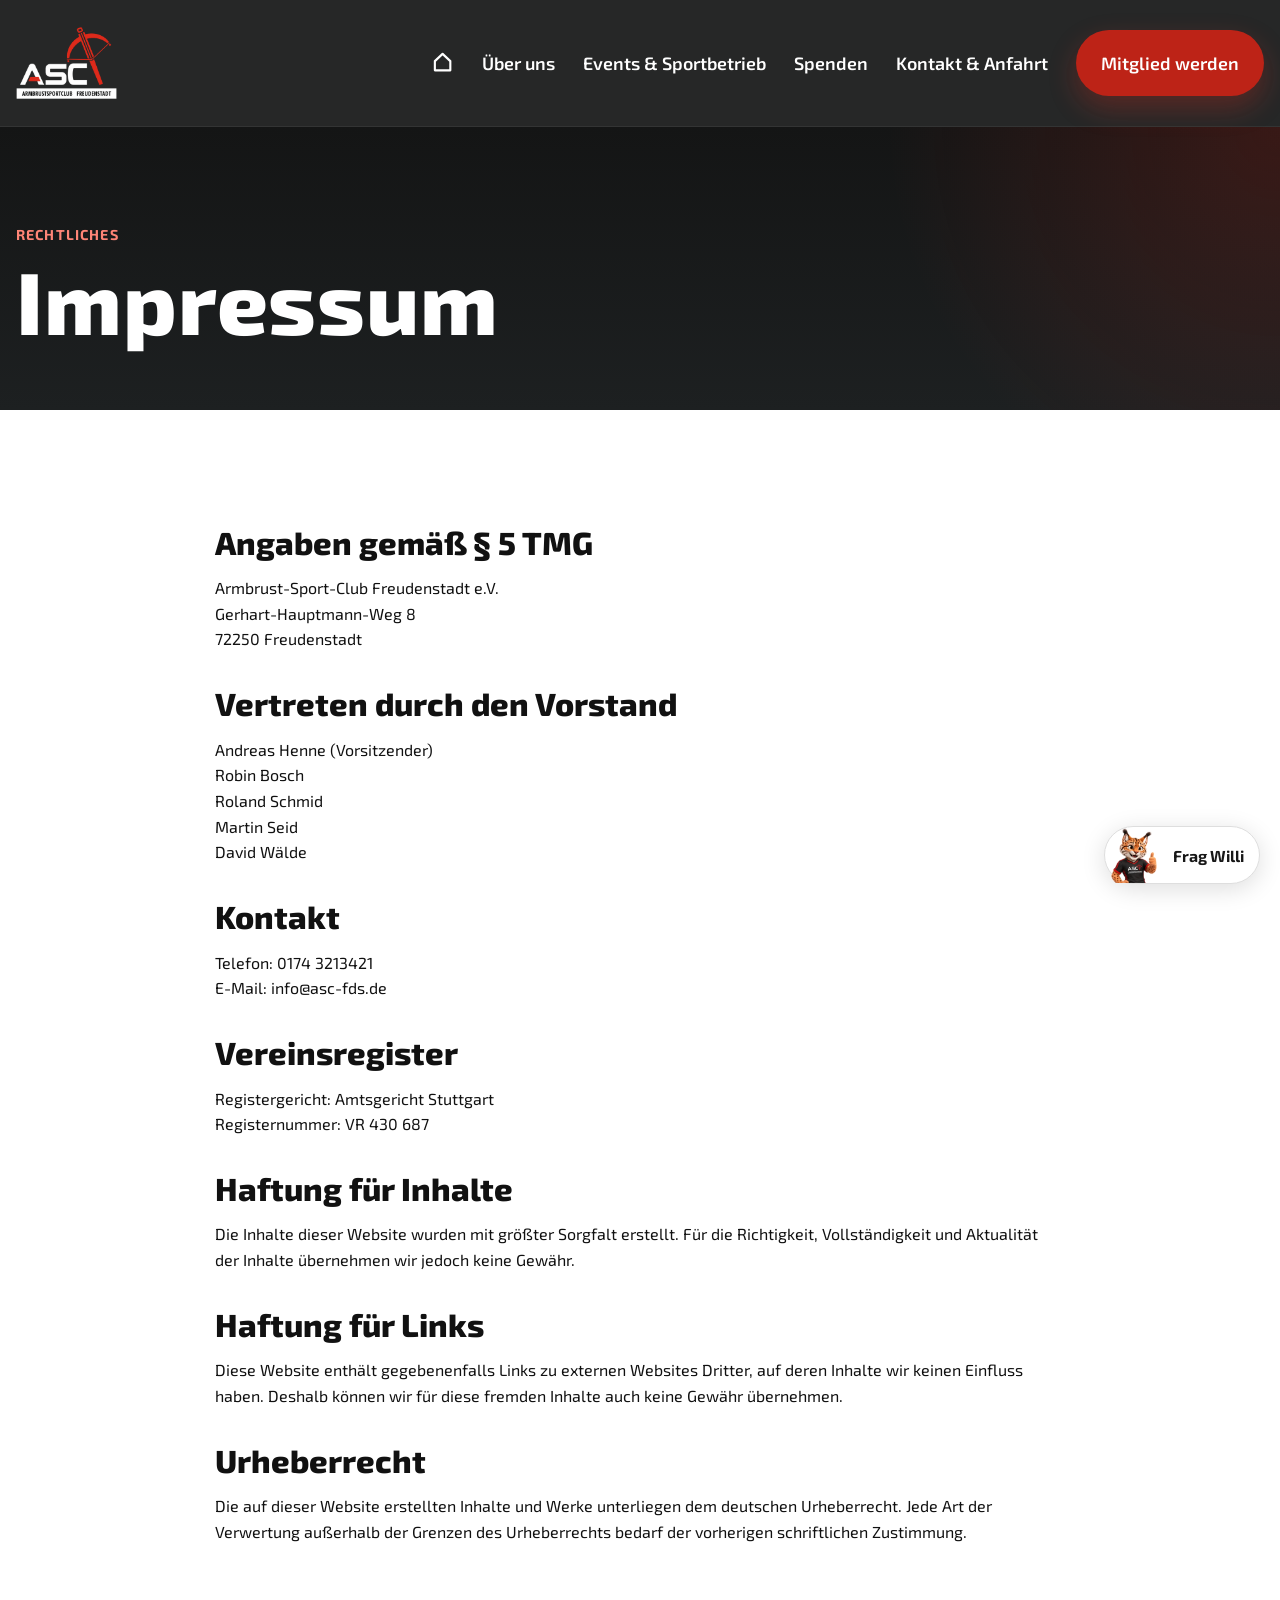
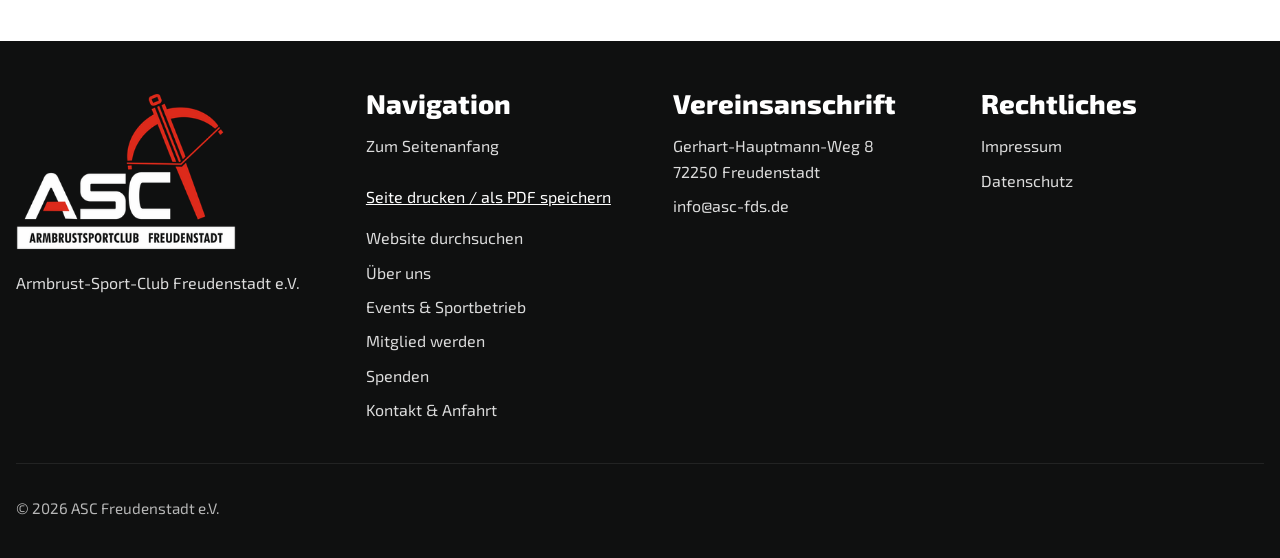
<file: impressum.html>
<!doctype html>
<html lang="de">
  <head>
    <meta charset="UTF-8" />
    <meta name="viewport" content="width=device-width, initial-scale=1.0" />
    <title>Impressum | ASC Freudenstadt e.V.</title>
    <meta name="description" content="Impressum des ASC Freudenstadt e.V." />
    <link rel="icon" type="image/webp" href="assets/img/logo-dark-320.webp" />
    <link rel="apple-touch-icon" href="assets/img/logo-dark.png" />
    <link rel="stylesheet" href="assets/css/styles.css?v=20261007-native" />
    <script defer src="assets/js/main.js?v=20261007-webscore"></script>
    <link rel="canonical" href="https://www.asc-fds.de/impressum.html" />
    <meta property="og:type" content="website" />
    <meta property="og:locale" content="de_DE" />
    <meta property="og:title" content="Impressum | ASC Freudenstadt e.V." />
    <meta
      property="og:description"
      content="Impressum des ASC Freudenstadt e.V."
    />
    <meta property="og:url" content="https://www.asc-fds.de/impressum.html" />
    <meta
      property="og:image"
      content="https://www.asc-fds.de/assets/img/logo-dark.png"
    />
    <meta name="twitter:card" content="summary" />
    <script type="application/ld+json">
      {
        "@context": "https://schema.org",
        "@type": "BreadcrumbList",
        "itemListElement": [
          {
            "@type": "ListItem",
            "position": 1,
            "name": "Startseite",
            "item": "https://www.asc-fds.de/"
          },
          {
            "@type": "ListItem",
            "position": 2,
            "name": "Impressum",
            "item": "https://www.asc-fds.de/impressum.html"
          }
        ]
      }
    </script>
    <link rel="stylesheet" href="/assets/css/willi.css?v=20261004-ux" />
  <script type="module" src="/assets/js/willi.js?v=20261007-site"></script>
</head>
  <body>
    <a class="skip-link" href="#main-content">Zum Inhalt</a>
    <header class="site-header">
  <div class="container nav">
    <a class="brand" href="/index.html" aria-label="Zur Startseite">
      <img
        src="/assets/img/logo-light-320.webp"
        srcset="
          /assets/img/logo-light-320.webp 320w,
          /assets/img/logo-light-640.webp 640w
        "
        sizes="(max-width: 980px) 90px, 160px"
        alt="Logo des ASC Freudenstadt e.V."
        width="5000"
        height="3750"
      />
    </a>

    <button
      class="nav-toggle"
      aria-controls="site-navigation"
      type="button"
      aria-expanded="false"
      aria-label="Navigation öffnen"
    >
      <span></span><span></span><span></span>
    </button>

    <nav class="site-nav" id="site-navigation" aria-label="Hauptnavigation">
      <a
        class="nav-home-link"
        href="/index.html"
        aria-label="Startseite"
        title="Startseite"
      >
        <svg class="nav-home-icon" viewBox="0 0 24 24" aria-hidden="true">
          <path d="M4 10.5 12 3l8 7.5V20H4z" />
        </svg>
      </a>
      <a href="/ueber-uns.html">Über uns</a>
      <a href="/events_sportbetrieb.html">Events &amp; Sportbetrieb</a>
      <a href="/spende">Spenden</a>
      <a href="/kontakt.html">Kontakt &amp; Anfahrt</a>
      <a class="nav-cta" href="/mitglied-werden.html">Mitglied werden</a>
    </nav>
  </div>
</header>

    <main id="main-content">
      <section class="page-hero">
        <div class="container">
          <p class="eyebrow">Rechtliches</p>
          <h1>Impressum</h1>
        </div>
      </section>

      <section class="section">
        <div class="container legal-content">
          <h2>Angaben gemäß § 5 TMG</h2>
          <p>
            Armbrust-Sport-Club Freudenstadt e.V.<br />
            Gerhart-Hauptmann-Weg 8<br />
            72250 Freudenstadt
          </p>

          <h2>Vertreten durch den Vorstand</h2>
          <p>
            Andreas Henne (Vorsitzender)<br />
            Robin Bosch<br />
            Roland Schmid<br />
            Martin Seid<br />
            David Wälde
          </p>

          <h2>Kontakt</h2>
          <p>
            Telefon: 0174 3213421<br />
            E-Mail: <a href="mailto:info@asc-fds.de">info@asc-fds.de</a>
          </p>

          <h2>Vereinsregister</h2>
          <p>
            Registergericht: Amtsgericht Stuttgart<br />
            Registernummer: VR 430 687
          </p>

          <h2>Haftung für Inhalte</h2>
          <p>
            Die Inhalte dieser Website wurden mit größter Sorgfalt erstellt. Für
            die Richtigkeit, Vollständigkeit und Aktualität der Inhalte
            übernehmen wir jedoch keine Gewähr.
          </p>

          <h2>Haftung für Links</h2>
          <p>
            Diese Website enthält gegebenenfalls Links zu externen Websites
            Dritter, auf deren Inhalte wir keinen Einfluss haben. Deshalb können
            wir für diese fremden Inhalte auch keine Gewähr übernehmen.
          </p>

          <h2>Urheberrecht</h2>
          <p>
            Die auf dieser Website erstellten Inhalte und Werke unterliegen dem
            deutschen Urheberrecht. Jede Art der Verwertung außerhalb der
            Grenzen des Urheberrechts bedarf der vorherigen schriftlichen
            Zustimmung.
          </p>
        </div>
      </section>
    </main>

    <footer class="site-footer">
  <div class="container footer-grid">
    <div class="footer-brand">
      <img
        class="footer-logo"
        src="/assets/img/logo-light-320.webp"
        srcset="
          /assets/img/logo-light-320.webp 320w,
          /assets/img/logo-light-640.webp 640w
        "
        sizes="160px"
        loading="lazy"
        alt="ASC Freudenstadt Logo"
        width="5000"
        height="3750"
      />
      <p>Armbrust-Sport-Club Freudenstadt e.V.<br /></p>
    </div>
    <div>
      <h3>Navigation</h3>
      <a href="#main-content">Zum Seitenanfang</a>
      <button class="text-button" data-print type="button" hidden>Seite drucken / als PDF speichern</button>
      <a href="/suche.html">Website durchsuchen</a>
      <a href="/ueber-uns.html">Über uns</a>
      <a href="/events_sportbetrieb.html">Events &amp; Sportbetrieb</a>
      <a href="/mitglied-werden.html">Mitglied werden</a>
      <a href="/spende">Spenden</a>
      <a href="/kontakt.html">Kontakt &amp; Anfahrt</a>
    </div>
    <div>
      <h3>Vereinsanschrift</h3>
      <p>Gerhart-Hauptmann-Weg 8<br />72250 Freudenstadt</p>
      <a href="mailto:info@asc-fds.de">info@asc-fds.de</a>
    </div>
    <div>
      <h3>Rechtliches</h3>
      <a href="/impressum.html">Impressum</a>
      <a href="/datenschutz.html">Datenschutz</a>
    </div>
  </div>
  <div class="container footer-bottom">
    <p>© <span data-current-year></span> ASC Freudenstadt e.V.</p>
  </div>
</footer>
    <div id="assistant-root"></div>
  </body>
</html>
</file>
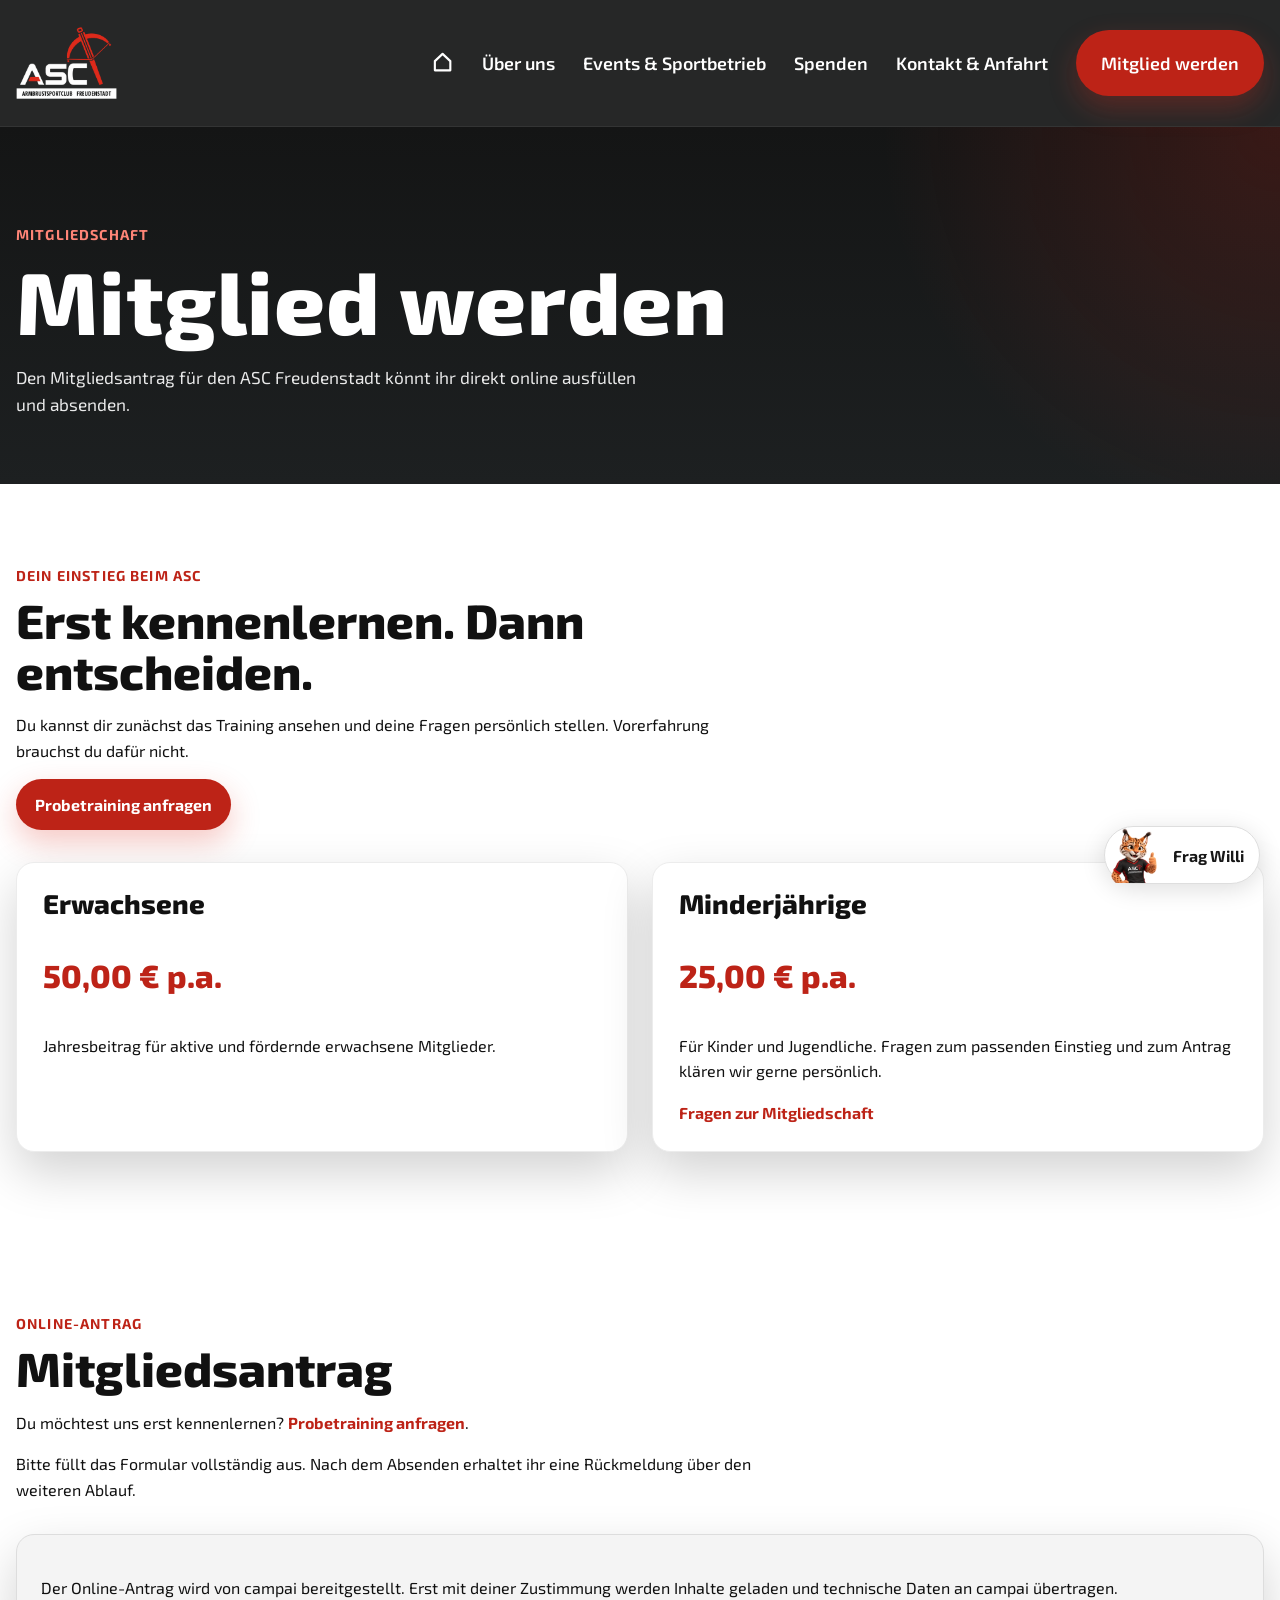
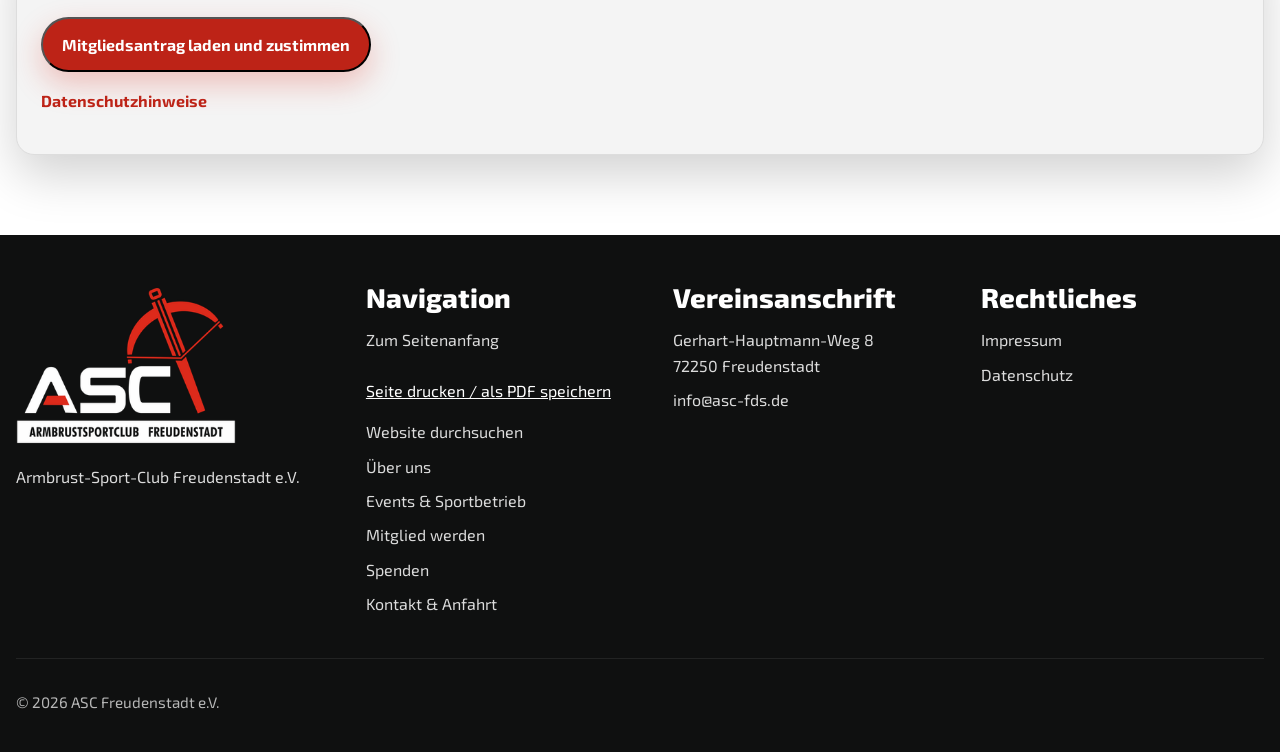
<file: mitglied-werden.html>
<!doctype html>
<html lang="de">
  <head>
    <meta charset="UTF-8" />
    <meta name="viewport" content="width=device-width, initial-scale=1.0" />
    <title>Mitglied werden | ASC Freudenstadt e.V.</title>
    <meta
      name="description"
      content="Mitgliedsantrag des ASC Freudenstadt e.V. direkt online ausfüllen."
    />
    <link rel="icon" type="image/webp" href="assets/img/logo-dark-320.webp" />
    <link rel="apple-touch-icon" href="assets/img/logo-dark.png" />
    <link rel="stylesheet" href="assets/css/styles.css?v=20261007-native" />
    <script defer src="assets/js/main.js?v=20261007-webscore"></script>
    <link rel="canonical" href="https://www.asc-fds.de/mitglied-werden.html" />
    <meta property="og:type" content="website" />
    <meta property="og:locale" content="de_DE" />
    <meta
      property="og:title"
      content="Mitglied werden | ASC Freudenstadt e.V."
    />
    <meta
      property="og:description"
      content="Mitgliedsantrag des ASC Freudenstadt e.V. direkt online ausfüllen."
    />
    <meta
      property="og:url"
      content="https://www.asc-fds.de/mitglied-werden.html"
    />
    <meta
      property="og:image"
      content="https://www.asc-fds.de/assets/img/logo-dark.png"
    />
    <meta name="twitter:card" content="summary" />
    <script type="application/ld+json">
      {
        "@context": "https://schema.org",
        "@type": "BreadcrumbList",
        "itemListElement": [
          {
            "@type": "ListItem",
            "position": 1,
            "name": "Startseite",
            "item": "https://www.asc-fds.de/"
          },
          {
            "@type": "ListItem",
            "position": 2,
            "name": "Mitglied werden",
            "item": "https://www.asc-fds.de/mitglied-werden.html"
          }
        ]
      }
    </script>
    <link rel="stylesheet" href="/assets/css/willi.css?v=20261004-ux" />
  <script type="module" src="/assets/js/willi.js?v=20261007-site"></script>
</head>
  <body>
    <a class="skip-link" href="#main-content">Zum Inhalt</a>
    <header class="site-header">
  <div class="container nav">
    <a class="brand" href="/index.html" aria-label="Zur Startseite">
      <img
        src="/assets/img/logo-light-320.webp"
        srcset="
          /assets/img/logo-light-320.webp 320w,
          /assets/img/logo-light-640.webp 640w
        "
        sizes="(max-width: 980px) 90px, 160px"
        alt="Logo des ASC Freudenstadt e.V."
        width="5000"
        height="3750"
      />
    </a>

    <button
      class="nav-toggle"
      aria-controls="site-navigation"
      type="button"
      aria-expanded="false"
      aria-label="Navigation öffnen"
    >
      <span></span><span></span><span></span>
    </button>

    <nav class="site-nav" id="site-navigation" aria-label="Hauptnavigation">
      <a
        class="nav-home-link"
        href="/index.html"
        aria-label="Startseite"
        title="Startseite"
      >
        <svg class="nav-home-icon" viewBox="0 0 24 24" aria-hidden="true">
          <path d="M4 10.5 12 3l8 7.5V20H4z" />
        </svg>
      </a>
      <a href="/ueber-uns.html">Über uns</a>
      <a href="/events_sportbetrieb.html">Events &amp; Sportbetrieb</a>
      <a href="/spende">Spenden</a>
      <a href="/kontakt.html">Kontakt &amp; Anfahrt</a>
      <a class="active nav-cta" href="/mitglied-werden.html" aria-current="page">Mitglied werden</a>
    </nav>
  </div>
</header>

    <main id="main-content">
      <section class="page-hero">
        <div class="container">
          <p class="eyebrow">Mitgliedschaft</p>
          <h1>Mitglied werden</h1>
          <p class="lead">
            Den Mitgliedsantrag für den ASC Freudenstadt könnt ihr direkt online
            ausfüllen und absenden.
          </p>
        </div>
      </section><section class="section"><div class="container"><div class="section-head"><p class="eyebrow">Dein Einstieg beim ASC</p><h2>Erst kennenlernen. Dann entscheiden.</h2><p>Du kannst dir zunächst das Training ansehen und deine Fragen persönlich stellen. Vorerfahrung brauchst du dafür nicht.</p><a class="btn btn-primary" href="kontakt.html?anliegen=probetraining#anfrage">Probetraining anfragen</a></div><div class="cards-grid two"><article class="panel"><h3>Erwachsene</h3><p class="price-tag" data-fee="adult">50,00 € p.a.</p><p>Jahresbeitrag für aktive und fördernde erwachsene Mitglieder.</p></article><article class="panel"><h3>Minderjährige</h3><p class="price-tag" data-fee="youth">25,00 € p.a.</p><p>Für Kinder und Jugendliche. Fragen zum passenden Einstieg und zum Antrag klären wir gerne persönlich.</p><a class="text-link" href="kontakt.html?anliegen=mitgliedschaft#anfrage">Fragen zur Mitgliedschaft</a></article></div></div></section>

      <section class="section">
        <div class="container">
          <div class="section-head">
            <p class="eyebrow">Online-Antrag</p>
            <h2>Mitgliedsantrag</h2>
            <p>
              Du möchtest uns erst kennenlernen?
              <a
                class="text-link"
                href="kontakt.html?anliegen=probetraining#anfrage"
                >Probetraining anfragen</a
              >.
            </p>
            <p>
              Bitte füllt das Formular vollständig aus. Nach dem Absenden
              erhaltet ihr eine Rückmeldung über den weiteren Ablauf.
            </p>
          </div>

          <div
            class="form-embed-wrap external-content"
            data-external="membership"
          >
            <p>
              Der Online-Antrag wird von campai bereitgestellt. Erst mit deiner
              Zustimmung werden Inhalte geladen und technische Daten an campai
              übertragen.
            </p>
            <button type="button" class="btn btn-primary" data-external-load>
              Mitgliedsantrag laden und zustimmen
            </button>
            <p>
              <a class="text-link" href="/datenschutz.html"
                >Datenschutzhinweise</a
              >
            </p>
            <noscript
              ><p>
                Für eingebettete Inhalte bitte JavaScript aktivieren. Du
                erreichst uns auch unter
                <a href="mailto:info@asc-fds.de">info@asc-fds.de</a>.
              </p></noscript
            >
            <p data-external-status role="status"></p>
            <div data-external-slot>
              <template>
                <p class="form-embed-note"></p>
                <web-form
                  zone="campai"
                  organisation="658025583a7cd688f95c6426"
                  form="69dbc74753ea3c928447cd4a"
                  css=".sd-root-modern{--base-unit: 8px;--primary: #c90e0e;--primary-foreground: #ffffff;--foreground: #000000;--background: #ffffff;--background-dim: #f3f3f3;--background-dim-light: #f9f9f9;--font-family: initial;flex: 1;}.sv-tagbox__item, .sd-tagbox_clean-button{box-sizing: content-box;}"
                  model="base64;[base64]"
                ></web-form
              ></template>
            </div>
            <button
              type="button"
              class="text-button"
              data-external-revoke
              hidden
            >
              Formular entfernen
            </button>
          </div>
        </div>
      </section>
    </main>

    <footer class="site-footer">
  <div class="container footer-grid">
    <div class="footer-brand">
      <img
        class="footer-logo"
        src="/assets/img/logo-light-320.webp"
        srcset="
          /assets/img/logo-light-320.webp 320w,
          /assets/img/logo-light-640.webp 640w
        "
        sizes="160px"
        loading="lazy"
        alt="ASC Freudenstadt Logo"
        width="5000"
        height="3750"
      />
      <p>Armbrust-Sport-Club Freudenstadt e.V.<br /></p>
    </div>
    <div>
      <h3>Navigation</h3>
      <a href="#main-content">Zum Seitenanfang</a>
      <button class="text-button" data-print type="button" hidden>Seite drucken / als PDF speichern</button>
      <a href="/suche.html">Website durchsuchen</a>
      <a href="/ueber-uns.html">Über uns</a>
      <a href="/events_sportbetrieb.html">Events &amp; Sportbetrieb</a>
      <a href="/mitglied-werden.html">Mitglied werden</a>
      <a href="/spende">Spenden</a>
      <a href="/kontakt.html">Kontakt &amp; Anfahrt</a>
    </div>
    <div>
      <h3>Vereinsanschrift</h3>
      <p>Gerhart-Hauptmann-Weg 8<br />72250 Freudenstadt</p>
      <a href="mailto:info@asc-fds.de">info@asc-fds.de</a>
    </div>
    <div>
      <h3>Rechtliches</h3>
      <a href="/impressum.html">Impressum</a>
      <a href="/datenschutz.html">Datenschutz</a>
    </div>
  </div>
  <div class="container footer-bottom">
    <p>© <span data-current-year></span> ASC Freudenstadt e.V.</p>
  </div>
</footer>
    <div id="assistant-root"></div>
  </body>
</html>
</file>
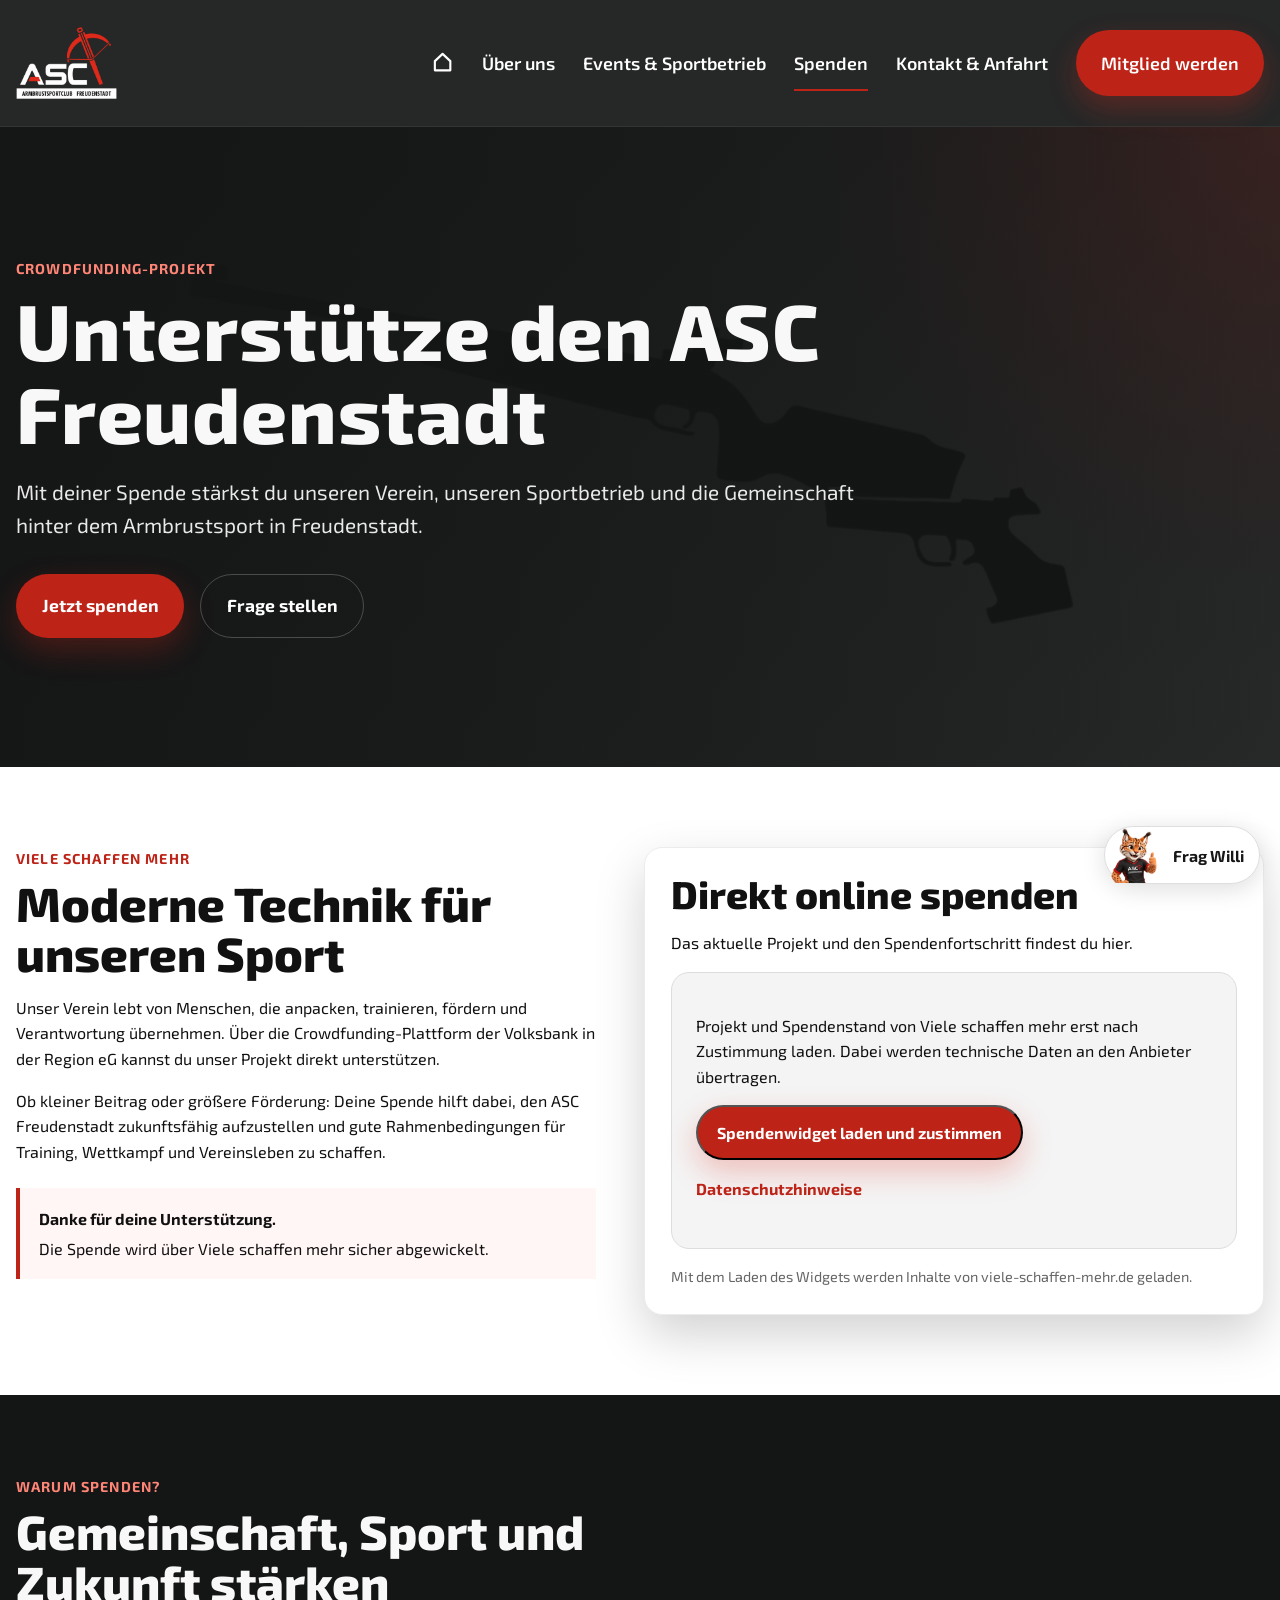
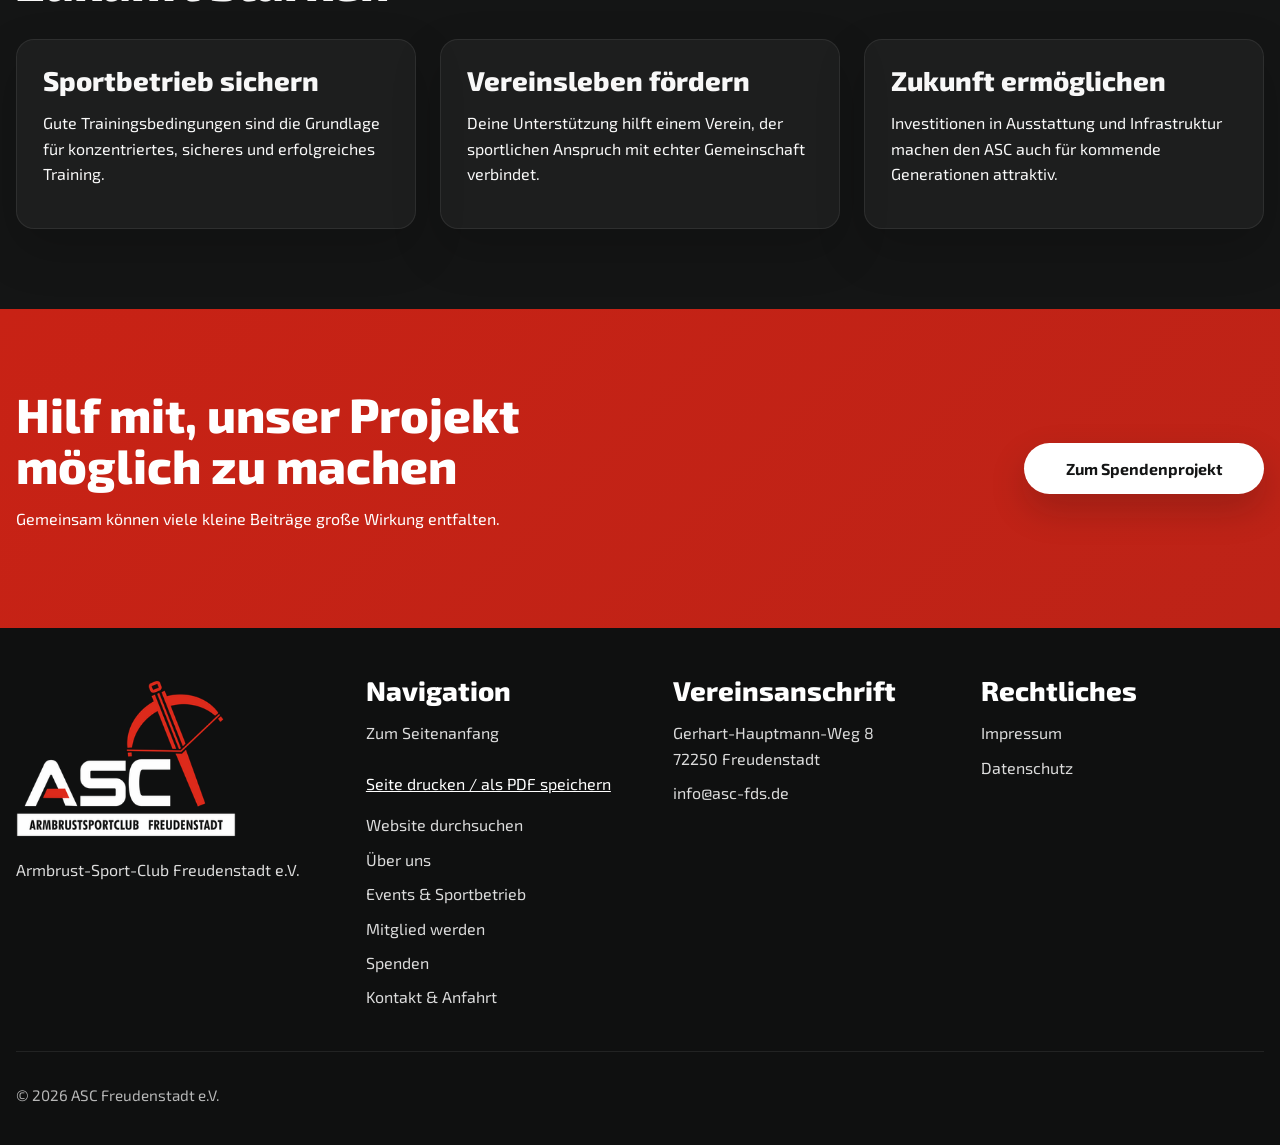
<file: spende.html>
<!doctype html>
<html lang="de">
  <head>
    <meta charset="UTF-8" />
    <meta name="viewport" content="width=device-width, initial-scale=1.0" />
    <title>Spenden | ASC Freudenstadt e.V.</title>
    <meta
      name="description"
      content="Unterstütze das Crowdfunding-Projekt des ASC Freudenstadt e.V. mit einer Spende über Viele schaffen mehr."
    />
    <link rel="icon" type="image/webp" href="/assets/img/logo-dark-320.webp" />
    <link rel="apple-touch-icon" href="/assets/img/logo-dark.png" />
    <link rel="stylesheet" href="/assets/css/styles.css?v=20261007-native" />
    <script defer src="/assets/js/main.js?v=20261007-webscore"></script>
    <link rel="canonical" href="https://www.asc-fds.de/spende" />
    <meta property="og:type" content="website" />
    <meta property="og:locale" content="de_DE" />
    <meta property="og:title" content="Spenden | ASC Freudenstadt e.V." />
    <meta
      property="og:description"
      content="Unterstütze das Crowdfunding-Projekt des ASC Freudenstadt e.V. mit einer Spende über Viele schaffen mehr."
    />
    <meta property="og:url" content="https://www.asc-fds.de/spende" />
    <meta
      property="og:image"
      content="https://www.asc-fds.de/assets/img/logo-dark.png"
    />
    <meta name="twitter:card" content="summary" />
    <script type="application/ld+json">
      {
        "@context": "https://schema.org",
        "@type": "BreadcrumbList",
        "itemListElement": [
          {
            "@type": "ListItem",
            "position": 1,
            "name": "Startseite",
            "item": "https://www.asc-fds.de/"
          },
          {
            "@type": "ListItem",
            "position": 2,
            "name": "Spenden",
            "item": "https://www.asc-fds.de/spende"
          }
        ]
      }
    </script>
    <link rel="stylesheet" href="/assets/css/willi.css?v=20261004-ux" />
  <script type="module" src="/assets/js/willi.js?v=20261007-site"></script>
</head>
  <body>
    <a class="skip-link" href="#main-content">Zum Inhalt</a>
    <header class="site-header">
  <div class="container nav">
    <a class="brand" href="/index.html" aria-label="Zur Startseite">
      <img
        src="/assets/img/logo-light-320.webp"
        srcset="
          /assets/img/logo-light-320.webp 320w,
          /assets/img/logo-light-640.webp 640w
        "
        sizes="(max-width: 980px) 90px, 160px"
        alt="Logo des ASC Freudenstadt e.V."
        width="5000"
        height="3750"
      />
    </a>

    <button
      class="nav-toggle"
      aria-controls="site-navigation"
      type="button"
      aria-expanded="false"
      aria-label="Navigation öffnen"
    >
      <span></span><span></span><span></span>
    </button>

    <nav class="site-nav" id="site-navigation" aria-label="Hauptnavigation">
      <a
        class="nav-home-link"
        href="/index.html"
        aria-label="Startseite"
        title="Startseite"
      >
        <svg class="nav-home-icon" viewBox="0 0 24 24" aria-hidden="true">
          <path d="M4 10.5 12 3l8 7.5V20H4z" />
        </svg>
      </a>
      <a href="/ueber-uns.html">Über uns</a>
      <a href="/events_sportbetrieb.html">Events &amp; Sportbetrieb</a>
      <a  class="active" href="/spende" aria-current="page">Spenden</a>
      <a href="/kontakt.html">Kontakt &amp; Anfahrt</a>
      <a class="nav-cta" href="/mitglied-werden.html">Mitglied werden</a>
    </nav>
  </div>
</header>

    <main id="main-content">
      <section class="hero hero-donation">
        <div class="hero-overlay"></div>
        <div class="container hero-content">
          <p class="eyebrow">Crowdfunding-Projekt</p>
          <h1>Unterstütze den <span>ASC Freudenstadt</span></h1>
          <p class="lead">
            Mit deiner Spende stärkst du unseren Verein, unseren Sportbetrieb
            und die Gemeinschaft hinter dem Armbrustsport in Freudenstadt.
          </p>
          <div class="hero-actions">
            <a class="btn btn-primary" href="#spendenwidget">Jetzt spenden</a>
            <a class="btn btn-secondary" href="/kontakt.html#anfrage"
              >Frage stellen</a
            >
          </div>
        </div>
      </section>

      <section class="section" id="spendenwidget">
        <div class="container split-grid donation-main">
          <div class="donation-copy">
            <p class="eyebrow">Viele schaffen mehr</p>
            <h2>Moderne Technik für unseren Sport</h2>
            <p>
              Unser Verein lebt von Menschen, die anpacken, trainieren, fördern
              und Verantwortung übernehmen. Über die Crowdfunding-Plattform der
              Volksbank in der Region eG kannst du unser Projekt direkt
              unterstützen.
            </p>
            <p>
              Ob kleiner Beitrag oder größere Förderung: Deine Spende hilft
              dabei, den ASC Freudenstadt zukunftsfähig aufzustellen und gute
              Rahmenbedingungen für Training, Wettkampf und Vereinsleben zu
              schaffen.
            </p>
            <div class="donation-note">
              <strong>Danke für deine Unterstützung.</strong>
              <span
                >Die Spende wird über Viele schaffen mehr sicher
                abgewickelt.</span
              >
            </div>
          </div>

          <aside class="panel donation-widget-panel" aria-label="Spendenwidget">
            <h2>Direkt online spenden</h2>
            <p>
              Das aktuelle Projekt und den Spendenfortschritt findest du hier.
            </p>
            <div class="external-content" data-external="donation">
              <p>
                Projekt und Spendenstand von Viele schaffen mehr erst nach
                Zustimmung laden. Dabei werden technische Daten an den Anbieter
                übertragen.
              </p>
              <button type="button" class="btn btn-primary" data-external-load>
                Spendenwidget laden und zustimmen
              </button>
              <p>
                <a class="text-link" href="/datenschutz.html"
                  >Datenschutzhinweise</a
                >
              </p>
              <noscript
                ><p>
                  Für eingebettete Inhalte bitte JavaScript aktivieren. Du
                  erreichst uns auch unter
                  <a href="mailto:info@asc-fds.de">info@asc-fds.de</a>.
                </p></noscript
              >
              <p data-external-status role="status"></p>
              <div class="donation-widget-slot" data-external-slot>
                <template>
                  <div
                    class="cf-project-widget"
                    data-id="35591"
                    data-subtitle="Volksbank in der Region eG"
                    data-lang="de"
                    data-page="0066b3"
                  ></div
                ></template>
              </div>
              <button
                type="button"
                class="text-button"
                data-external-revoke
                hidden
              >
                Widget entfernen
              </button>
            </div>
            <p class="widget-privacy-note">
              Mit dem Laden des Widgets werden Inhalte von
              viele-schaffen-mehr.de geladen.
            </p>
          </aside>
        </div>
      </section>

      <section class="section section-dark">
        <div class="container">
          <div class="section-head">
            <p class="eyebrow">Warum spenden?</p>
            <h2>Gemeinschaft, Sport und Zukunft stärken</h2>
          </div>
          <div class="cards-grid three">
            <article class="info-card">
              <h3>Sportbetrieb sichern</h3>
              <p>
                Gute Trainingsbedingungen sind die Grundlage für konzentriertes,
                sicheres und erfolgreiches Training.
              </p>
            </article>
            <article class="info-card">
              <h3>Vereinsleben fördern</h3>
              <p>
                Deine Unterstützung hilft einem Verein, der sportlichen Anspruch
                mit echter Gemeinschaft verbindet.
              </p>
            </article>
            <article class="info-card">
              <h3>Zukunft ermöglichen</h3>
              <p>
                Investitionen in Ausstattung und Infrastruktur machen den ASC
                auch für kommende Generationen attraktiv.
              </p>
            </article>
          </div>
        </div>
      </section>

      <section class="section section-accent">
        <div class="container cta-box">
          <div class="cta-box__content">
            <h2>Hilf mit, unser Projekt möglich zu machen</h2>
            <p>
              Gemeinsam können viele kleine Beiträge große Wirkung entfalten.
            </p>
          </div>
          <div class="cta-box__action">
            <a
              class="btn btn-light cta-box__button"
              href="https://www.viele-schaffen-mehr.de/projekte/ascfds"
              target="_blank"
              rel="noopener noreferrer"
              >Zum Spendenprojekt</a
            >
          </div>
        </div>
      </section>
    </main>

    <footer class="site-footer">
  <div class="container footer-grid">
    <div class="footer-brand">
      <img
        class="footer-logo"
        src="/assets/img/logo-light-320.webp"
        srcset="
          /assets/img/logo-light-320.webp 320w,
          /assets/img/logo-light-640.webp 640w
        "
        sizes="160px"
        loading="lazy"
        alt="ASC Freudenstadt Logo"
        width="5000"
        height="3750"
      />
      <p>Armbrust-Sport-Club Freudenstadt e.V.<br /></p>
    </div>
    <div>
      <h3>Navigation</h3>
      <a href="#main-content">Zum Seitenanfang</a>
      <button class="text-button" data-print type="button" hidden>Seite drucken / als PDF speichern</button>
      <a href="/suche.html">Website durchsuchen</a>
      <a href="/ueber-uns.html">Über uns</a>
      <a href="/events_sportbetrieb.html">Events &amp; Sportbetrieb</a>
      <a href="/mitglied-werden.html">Mitglied werden</a>
      <a href="/spende">Spenden</a>
      <a href="/kontakt.html">Kontakt &amp; Anfahrt</a>
    </div>
    <div>
      <h3>Vereinsanschrift</h3>
      <p>Gerhart-Hauptmann-Weg 8<br />72250 Freudenstadt</p>
      <a href="mailto:info@asc-fds.de">info@asc-fds.de</a>
    </div>
    <div>
      <h3>Rechtliches</h3>
      <a href="/impressum.html">Impressum</a>
      <a href="/datenschutz.html">Datenschutz</a>
    </div>
  </div>
  <div class="container footer-bottom">
    <p>© <span data-current-year></span> ASC Freudenstadt e.V.</p>
  </div>
</footer>
    <div id="assistant-root"></div>
  </body>
</html>
</file>
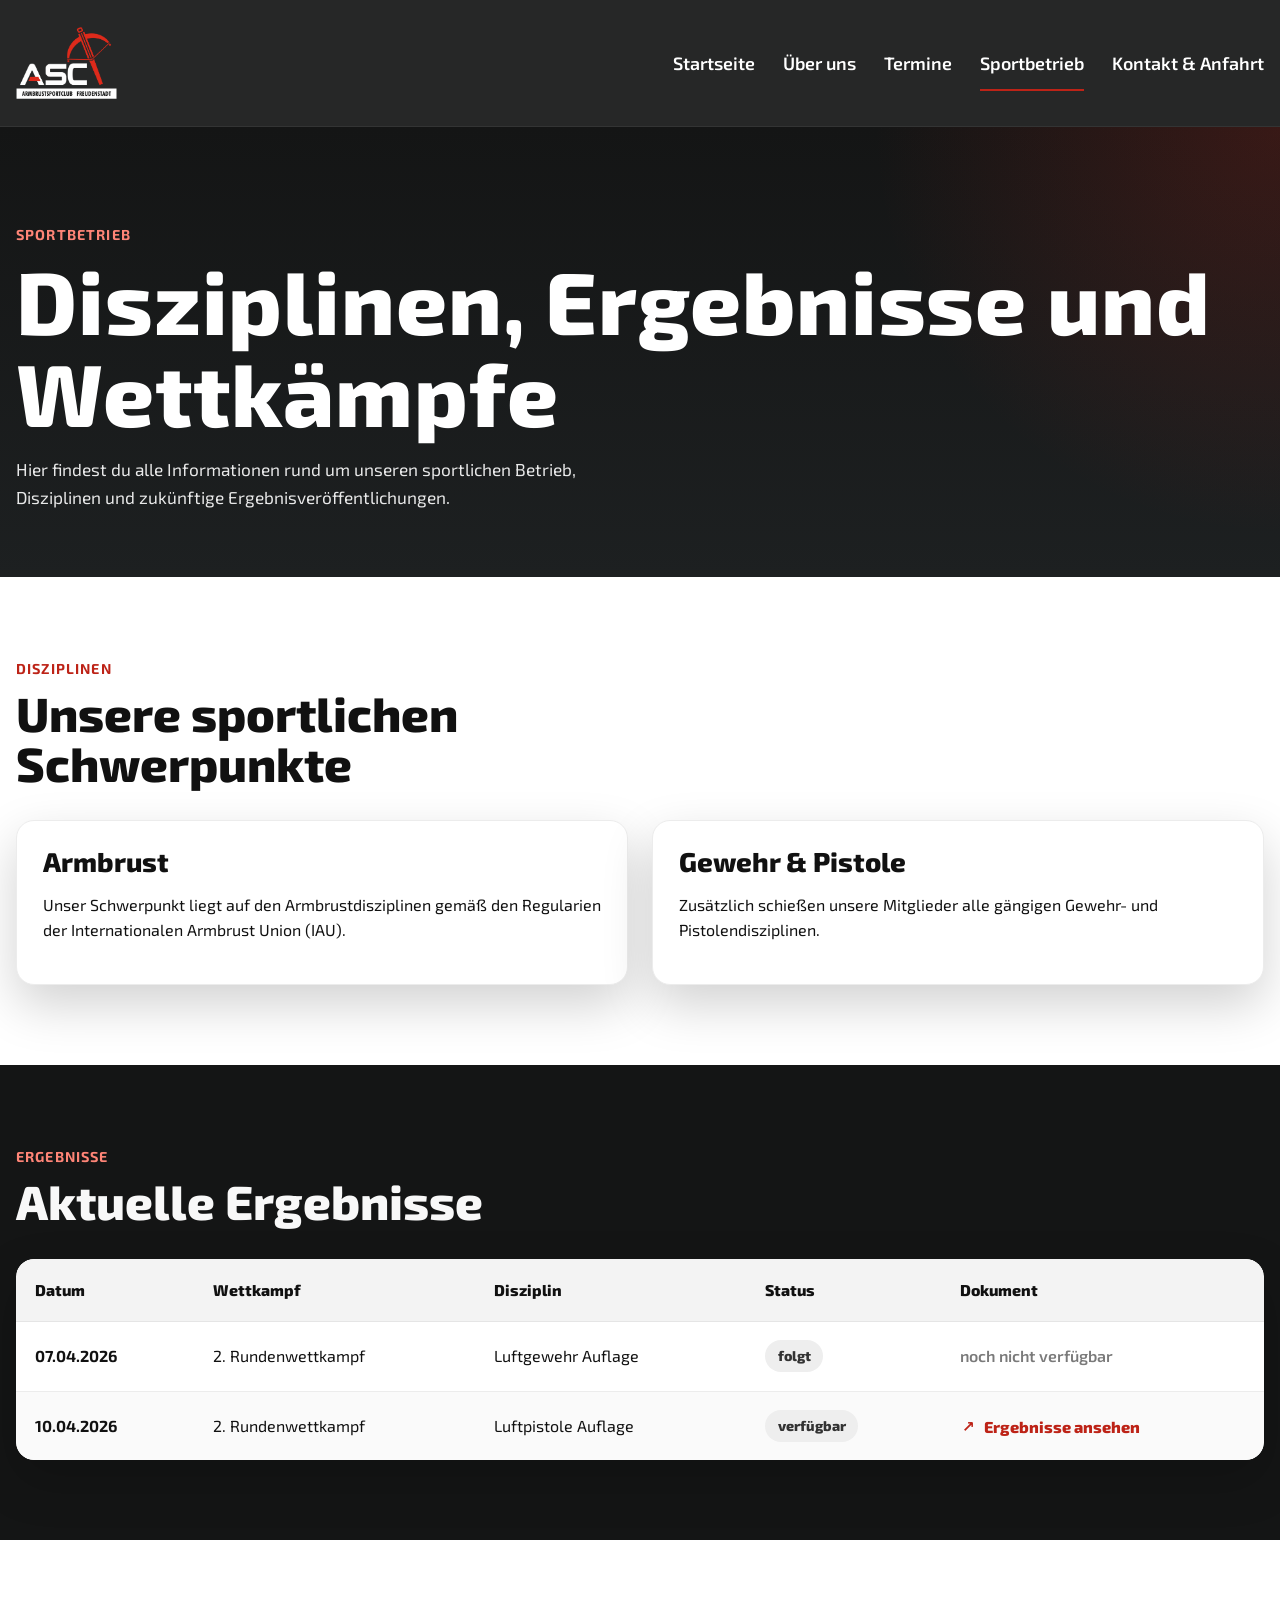
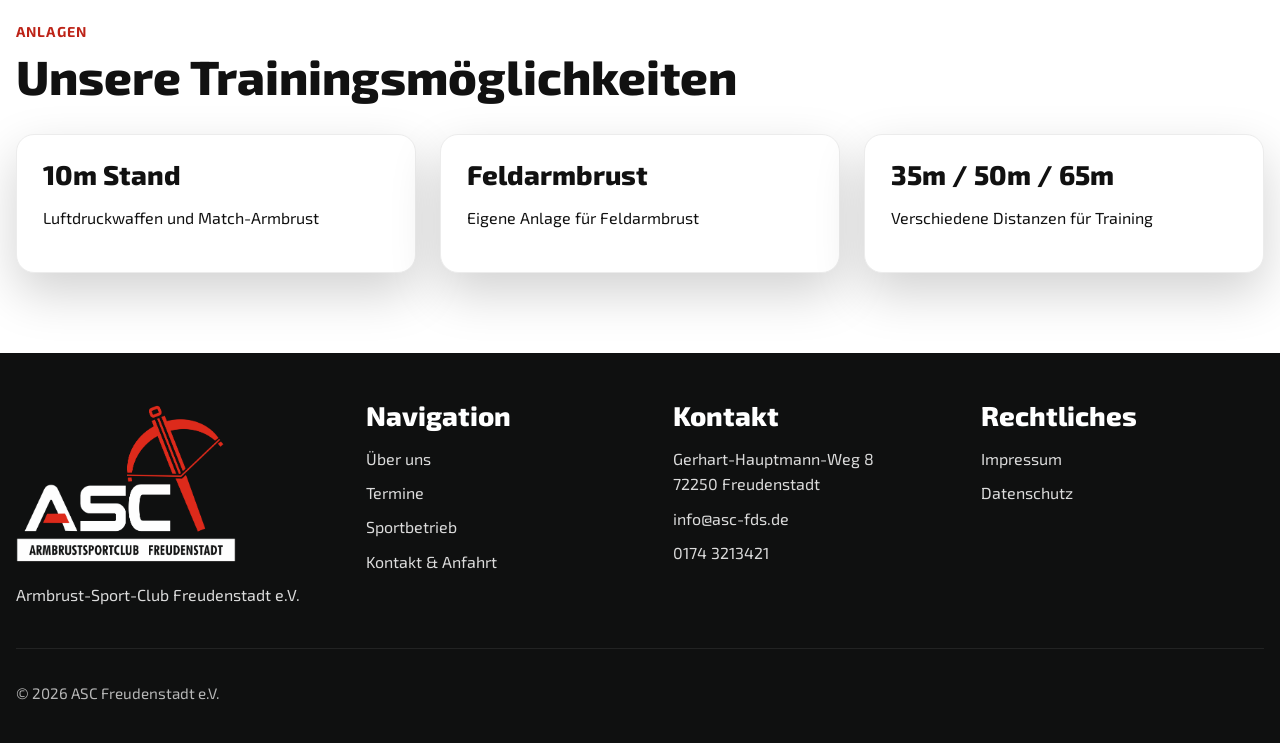
<file: sportbetrieb.html>
<!DOCTYPE html>
<html lang="de">
<head>
  <meta charset="UTF-8" />
  <meta name="viewport" content="width=device-width, initial-scale=1.0" />
  <title>Sportbetrieb | ASC Freudenstadt e.V.</title>
  <meta name="description" content="Sportbetrieb, Disziplinen und Ergebnisse des ASC Freudenstadt e.V." />
  <link rel="preconnect" href="https://fonts.googleapis.com">
  <link rel="preconnect" href="https://fonts.gstatic.com" crossorigin>
  <link href="https://fonts.googleapis.com/css2?family=Exo+2:wght@400;500;600;700;800&display=swap" rel="stylesheet">
  <link rel="stylesheet" href="assets/css/styles.css" />
  <script defer src="assets/js/main.js"></script>
</head>
<body>
  <header class="site-header">
    <div class="container nav">
      <a class="brand" href="index.html"><img src="assets/img/logo-light.png" alt="ASC Freudenstadt Logo" /></a>
      <button class="nav-toggle" aria-expanded="false">
        <span></span><span></span><span></span>
      </button>
      <nav class="site-nav">
        <a href="index.html">Startseite</a>
        <a href="ueber-uns.html">Über uns</a>
        <a href="termine.html">Termine</a>
        <a class="active" href="sportbetrieb.html">Sportbetrieb</a>
        <a href="kontakt.html">Kontakt &amp; Anfahrt</a>
      </nav>
    </div>
  </header>

  <main>
    <section class="page-hero">
      <div class="container">
        <p class="eyebrow">Sportbetrieb</p>
        <h1>Disziplinen, Ergebnisse und Wettkämpfe</h1>
        <p class="lead">
          Hier findest du alle Informationen rund um unseren sportlichen Betrieb,
          Disziplinen und zukünftige Ergebnisveröffentlichungen.
        </p>
      </div>
    </section>

    <section class="section">
      <div class="container">
        <div class="section-head">
          <p class="eyebrow">Disziplinen</p>
          <h2>Unsere sportlichen Schwerpunkte</h2>
        </div>

        <div class="cards-grid two">
          <article class="info-card">
            <h3>Armbrust</h3>
            <p>
              Unser Schwerpunkt liegt auf den Armbrustdisziplinen gemäß
              den Regularien der Internationalen Armbrust Union (IAU).
            </p>
          </article>

          <article class="info-card">
            <h3>Gewehr & Pistole</h3>
            <p>
              Zusätzlich schießen unsere Mitglieder alle gängigen
              Gewehr- und Pistolendisziplinen.
            </p>
          </article>
        </div>
      </div>
    </section>

    <section class="section section-dark">
      <div class="container">
        <div class="section-head">
          <p class="eyebrow">Ergebnisse</p>
          <h2>Aktuelle Ergebnisse</h2>
        </div>

        <div class="results-table-wrap">
  <table class="results-table results-table--enhanced">
    <thead>
      <tr>
        <th>Datum</th>
        <th>Wettkampf</th>
        <th>Disziplin</th>
        <th>Status</th>
        <th>Dokument</th>
      </tr>
    </thead>
    <tbody>
      <tr>
        <td>07.04.2026</td>
        <td>2. Rundenwettkampf</td>
        <td>Luftgewehr Auflage</td>
        <td><span class="result-badge result-badge--pending">folgt</span></td>
        <td>
          <span class="result-link result-link--disabled">noch nicht verfügbar</span>
        </td>
      </tr>

      <tr>
        <td>10.04.2026</td>
        <td>2. Rundenwettkampf</td>
        <td>Luftpistole Auflage</td>
        <td><span class="result-badge result-badge--live">verfügbar</span></td>
        <td>
          <a class="result-link" href="https://www.sk-fds.de/lupi-auflage/aktuell/2.%20RWK%20LuPi-Auflage%202026.pdf" target="_blank" rel="noopener noreferrer">
            <span class="result-link__icon">↗</span>
            Ergebnisse ansehen
          </a>
        </td>
      </tr>
    </tbody>
  </table>
</div>
    </section>

    <section class="section">
      <div class="container">
        <div class="section-head">
          <p class="eyebrow">Anlagen</p>
          <h2>Unsere Trainingsmöglichkeiten</h2>
        </div>

        <div class="cards-grid three">
          <article class="info-card">
            <h3>10m Stand</h3>
            <p>Luftdruckwaffen und Match-Armbrust</p>
          </article>

          <article class="info-card">
            <h3>Feldarmbrust</h3>
            <p>Eigene Anlage für Feldarmbrust</p>
          </article>

          <article class="info-card">
            <h3>35m / 50m / 65m</h3>
            <p>Verschiedene Distanzen für Training</p>
          </article>
        </div>
      </div>
    </section>
  </main>

  <footer class="site-footer">
    <div class="container footer-grid">
      <div>
        <img class="footer-logo" src="assets/img/logo-light.png" alt="ASC Freudenstadt Logo" />
        <p>Armbrust-Sport-Club Freudenstadt e.V.<br></p>
      </div>
      <div>
        <h3>Navigation</h3>
        <a href="ueber-uns.html">Über uns</a>
        <a href="termine.html">Termine</a>
        <a href="sportbetrieb.html">Sportbetrieb</a>
        <a href="kontakt.html">Kontakt &amp; Anfahrt</a>
      </div>
      <div>
        <h3>Kontakt</h3>
        <p>Gerhart-Hauptmann-Weg 8<br>72250 Freudenstadt</p>
        <a href="mailto:info@asc-fds.de">info@asc-fds.de</a>
        <a href="tel:+491743213421">0174 3213421</a>
      </div>
      <div>
        <h3>Rechtliches</h3>
        <a href="impressum.html">Impressum</a>
        <a href="datenschutz.html">Datenschutz</a>
      </div>
    </div>
    <div class="container footer-bottom">
      <p>© <span data-current-year></span> ASC Freudenstadt e.V.</p>
    </div>
  </footer>
</body>
</html>
</file>
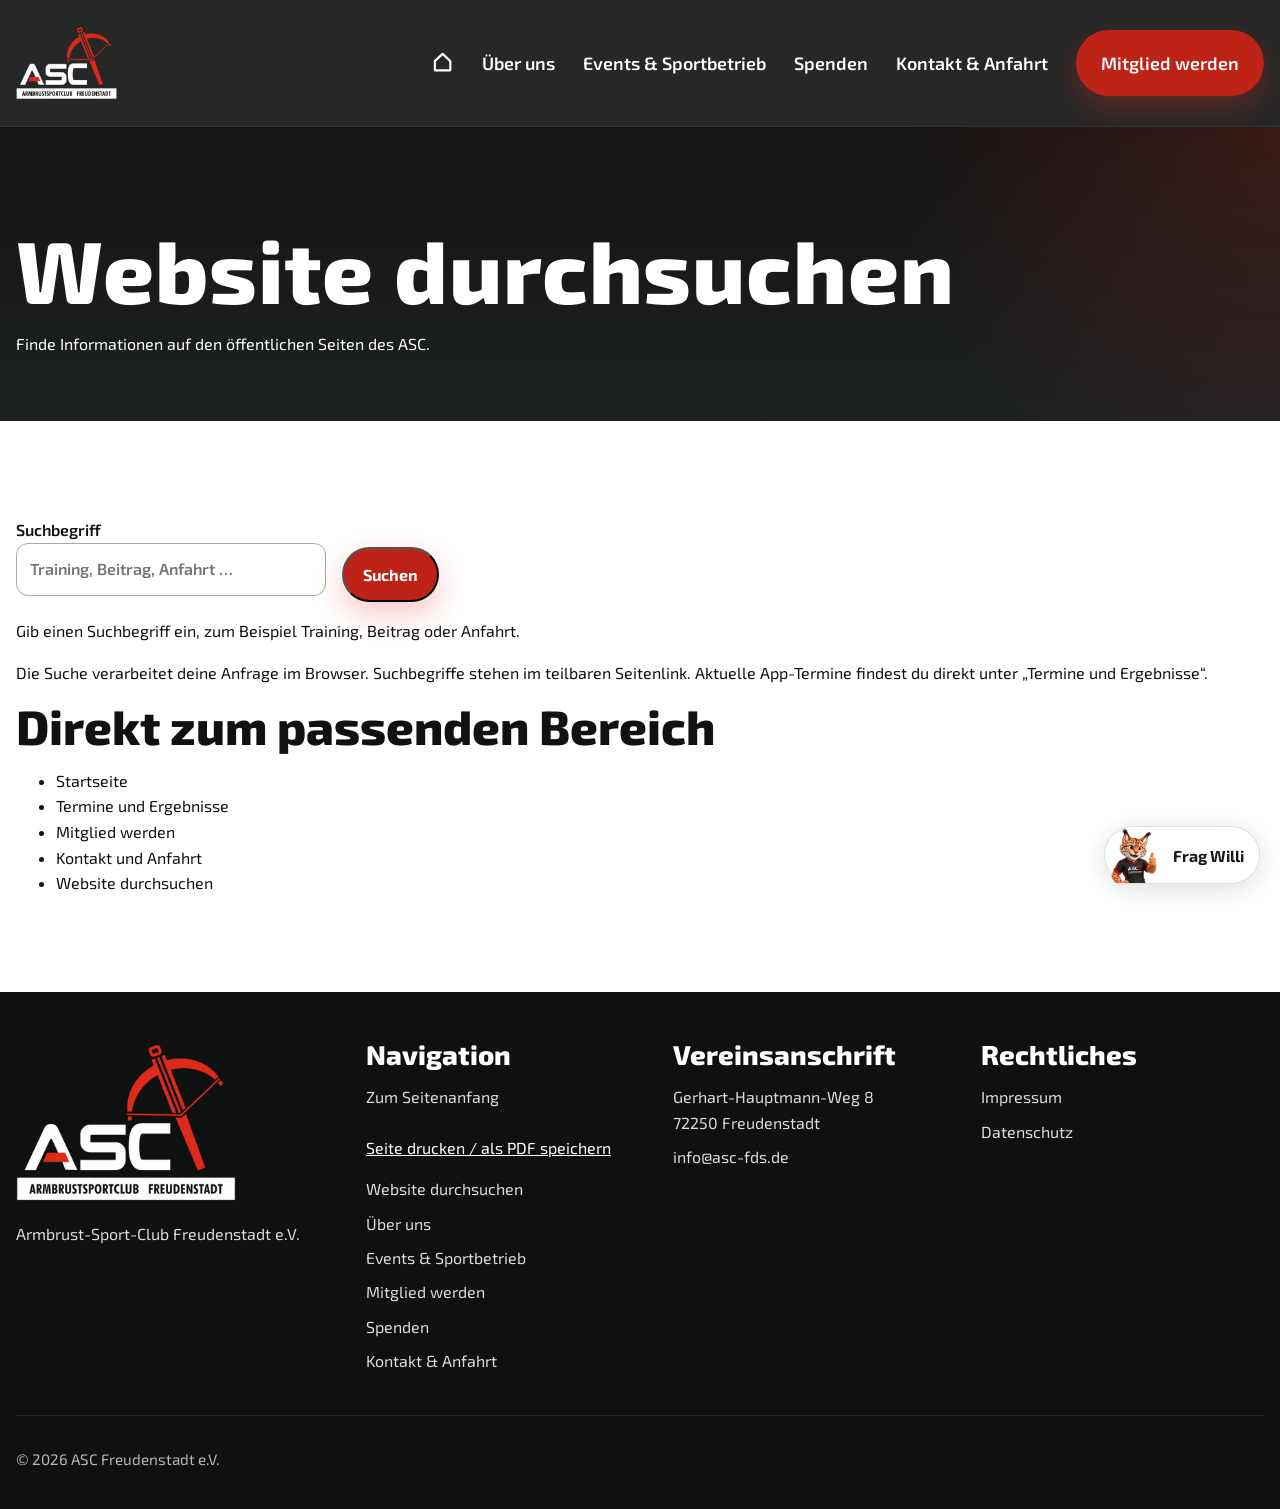
<file: suche.html>
<!doctype html>
<html lang="de"><head><meta charset="utf-8"><meta name="viewport" content="width=device-width, initial-scale=1">
<title>Website durchsuchen | ASC Freudenstadt e.V.</title><meta name="robots" content="noindex,follow">
<link rel="icon" href="/assets/img/logo-dark-320.webp"><link rel="stylesheet" href="/assets/css/styles.css?v=20261007-native">
<script defer src="/assets/js/main.js?v=20261007-webscore"></script><script defer src="/assets/js/site-search.js?v=20261007-site"></script>  <link rel="stylesheet" href="/assets/css/willi.css?v=20261004-ux" />
  <script type="module" src="/assets/js/willi.js?v=20261007-site"></script>
</head>
<body><a class="skip-link" href="#main-content">Zum Inhalt</a><header class="site-header">
  <div class="container nav">
    <a class="brand" href="/index.html" aria-label="Zur Startseite">
      <img
        src="/assets/img/logo-light-320.webp"
        srcset="
          /assets/img/logo-light-320.webp 320w,
          /assets/img/logo-light-640.webp 640w
        "
        sizes="(max-width: 980px) 90px, 160px"
        alt="Logo des ASC Freudenstadt e.V."
        width="5000"
        height="3750"
      />
    </a>

    <button
      class="nav-toggle"
      aria-controls="site-navigation"
      type="button"
      aria-expanded="false"
      aria-label="Navigation öffnen"
    >
      <span></span><span></span><span></span>
    </button>

    <nav class="site-nav" id="site-navigation" aria-label="Hauptnavigation">
      <a
        class="nav-home-link"
        href="/index.html"
        aria-label="Startseite"
        title="Startseite"
      >
        <svg class="nav-home-icon" viewBox="0 0 24 24" aria-hidden="true">
          <path d="M4 10.5 12 3l8 7.5V20H4z" />
        </svg>
      </a>
      <a href="/ueber-uns.html">Über uns</a>
      <a href="/events_sportbetrieb.html">Events &amp; Sportbetrieb</a>
      <a href="/spende">Spenden</a>
      <a href="/kontakt.html">Kontakt &amp; Anfahrt</a>
      <a class="nav-cta" href="/mitglied-werden.html">Mitglied werden</a>
    </nav>
  </div>
</header>
<main id="main-content"><section class="page-hero"><div class="container"><h1>Website durchsuchen</h1><p>Finde Informationen auf den öffentlichen Seiten des ASC.</p></div></section>
<section class="section"><div class="container"><form id="site-search-form" class="search-tools" role="search" action="/suche.html"><label for="site-query">Suchbegriff<input id="site-query" type="search" name="q" maxlength="120" placeholder="Training, Beitrag, Anfahrt …"></label><button class="btn btn-primary" type="submit">Suchen</button></form><p id="site-search-status" role="status"></p><ul id="site-search-results" class="site-search-results"></ul><noscript><p>Für die Volltextsuche bitte JavaScript aktivieren oder die folgenden Seitenlinks nutzen.</p></noscript><p>Die Suche verarbeitet deine Anfrage im Browser. Suchbegriffe stehen im teilbaren Seitenlink. Aktuelle App-Termine findest du direkt unter „Termine und Ergebnisse“.</p><h2>Direkt zum passenden Bereich</h2><ul><li><a href="/index.html">Startseite</a></li><li><a href="/events_sportbetrieb.html">Termine und Ergebnisse</a></li><li><a href="/mitglied-werden.html">Mitglied werden</a></li><li><a href="/kontakt.html">Kontakt und Anfahrt</a></li><li><a href="/suche.html">Website durchsuchen</a></li></ul></div></section></main><footer class="site-footer">
  <div class="container footer-grid">
    <div class="footer-brand">
      <img
        class="footer-logo"
        src="/assets/img/logo-light-320.webp"
        srcset="
          /assets/img/logo-light-320.webp 320w,
          /assets/img/logo-light-640.webp 640w
        "
        sizes="160px"
        loading="lazy"
        alt="ASC Freudenstadt Logo"
        width="5000"
        height="3750"
      />
      <p>Armbrust-Sport-Club Freudenstadt e.V.<br /></p>
    </div>
    <div>
      <h3>Navigation</h3>
      <a href="#main-content">Zum Seitenanfang</a>
      <button class="text-button" data-print type="button" hidden>Seite drucken / als PDF speichern</button>
      <a href="/suche.html">Website durchsuchen</a>
      <a href="/ueber-uns.html">Über uns</a>
      <a href="/events_sportbetrieb.html">Events &amp; Sportbetrieb</a>
      <a href="/mitglied-werden.html">Mitglied werden</a>
      <a href="/spende">Spenden</a>
      <a href="/kontakt.html">Kontakt &amp; Anfahrt</a>
    </div>
    <div>
      <h3>Vereinsanschrift</h3>
      <p>Gerhart-Hauptmann-Weg 8<br />72250 Freudenstadt</p>
      <a href="mailto:info@asc-fds.de">info@asc-fds.de</a>
    </div>
    <div>
      <h3>Rechtliches</h3>
      <a href="/impressum.html">Impressum</a>
      <a href="/datenschutz.html">Datenschutz</a>
    </div>
  </div>
  <div class="container footer-bottom">
    <p>© <span data-current-year></span> ASC Freudenstadt e.V.</p>
  </div>
</footer>  <div id="assistant-root"></div>
</body></html>
</file>
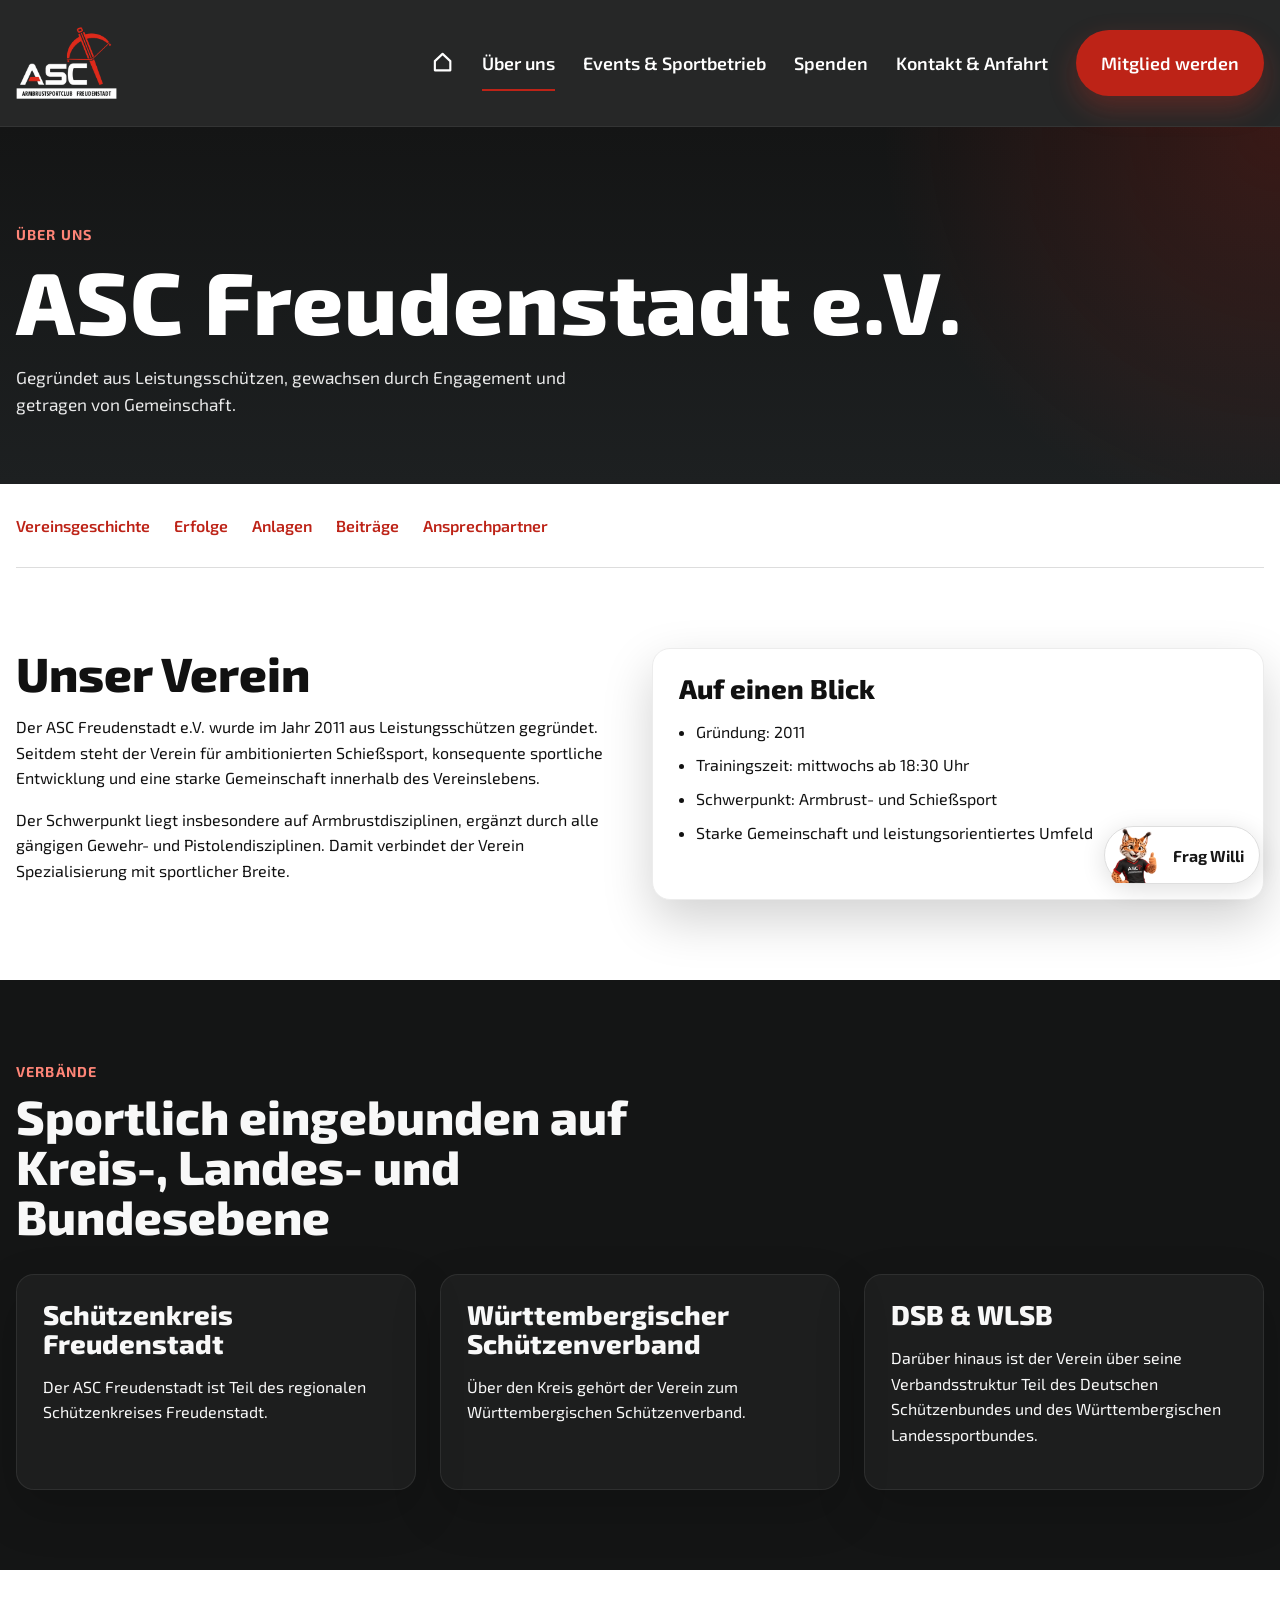
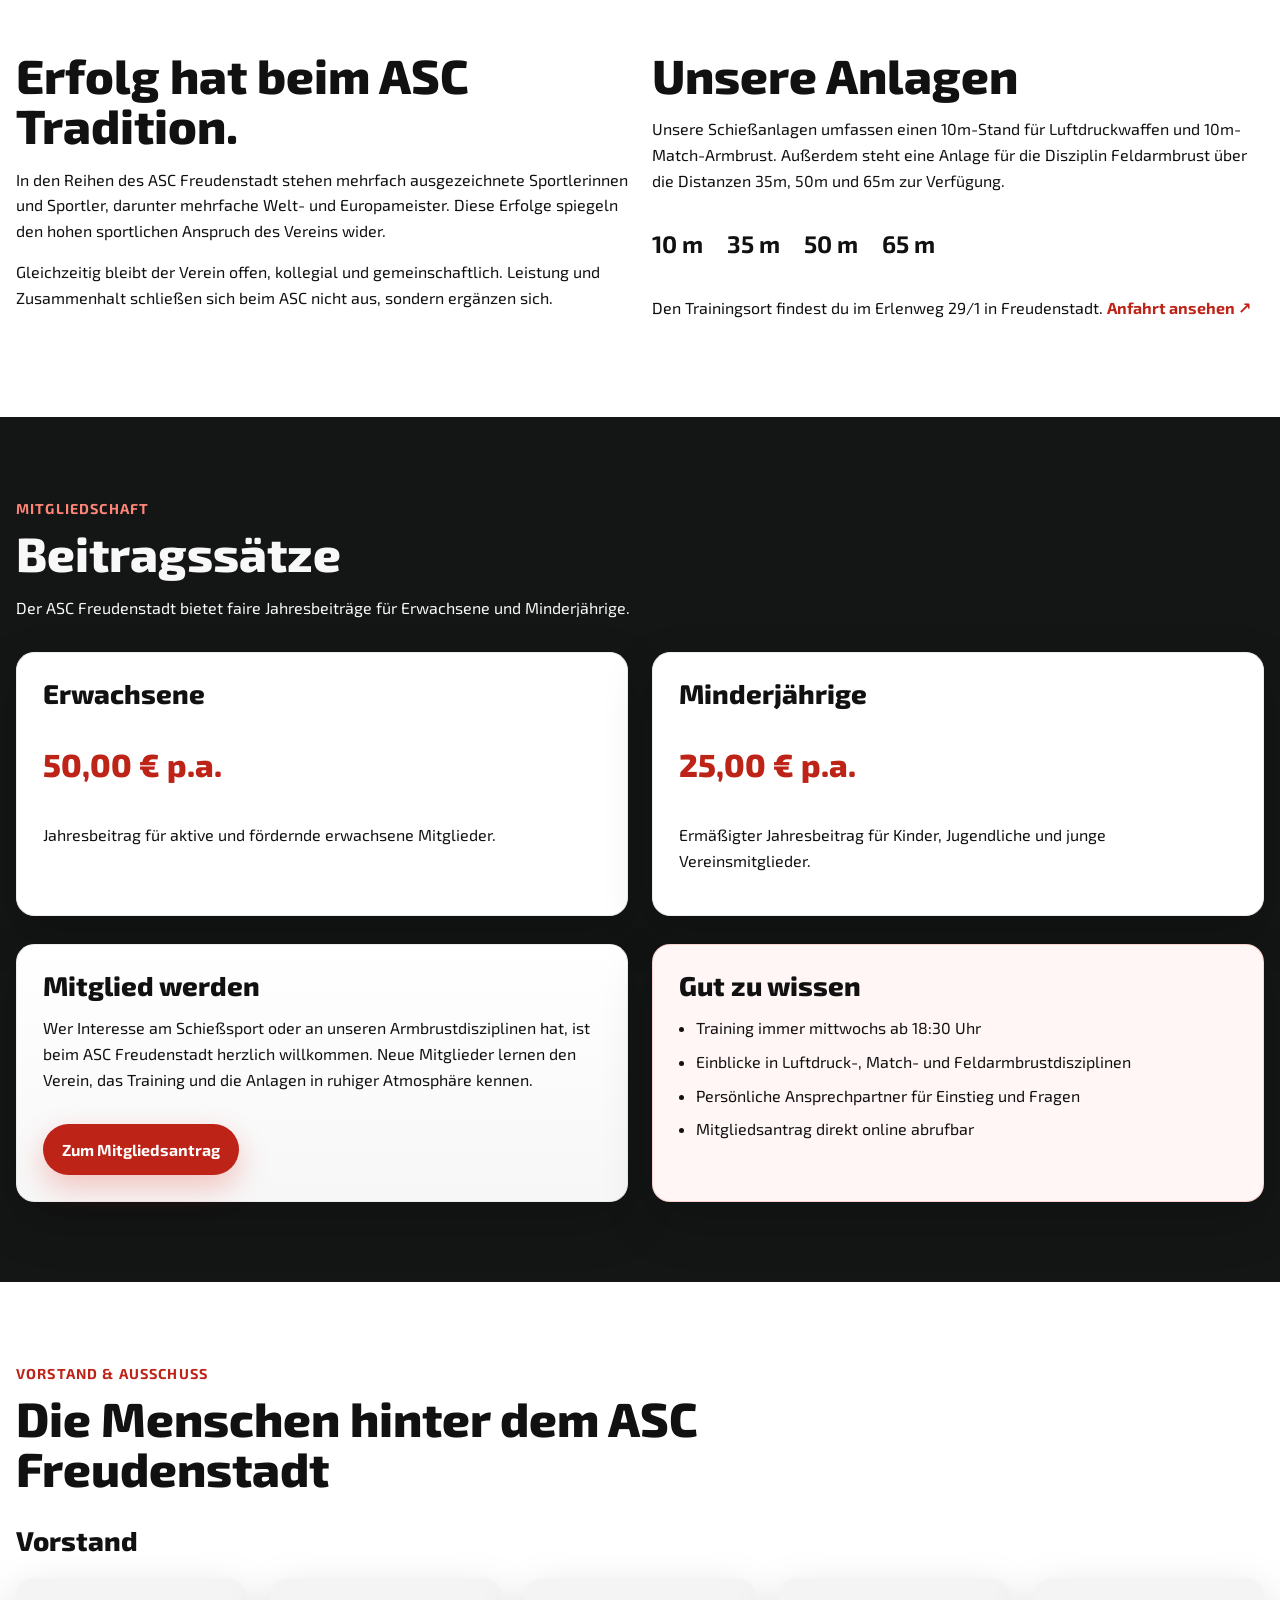
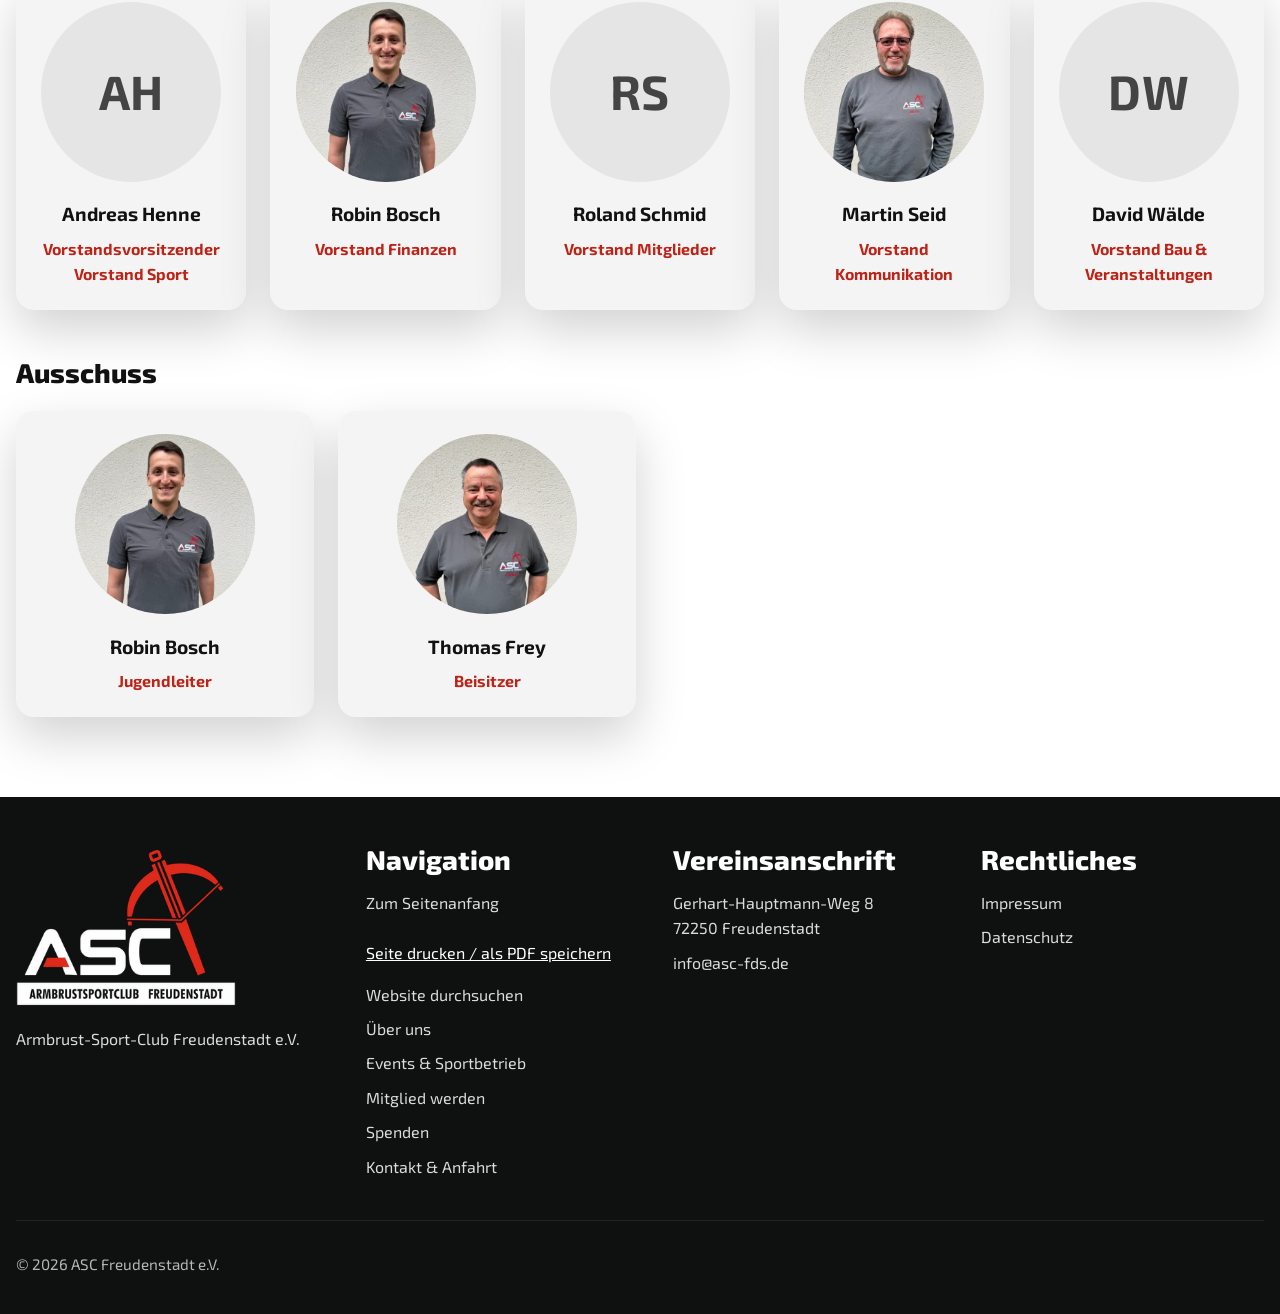
<file: ueber-uns.html>
<!doctype html>
<html lang="de">
  <head>
    <meta charset="UTF-8" />
    <meta name="viewport" content="width=device-width, initial-scale=1.0" />
    <title>Über uns | ASC Freudenstadt e.V.</title>
    <meta
      name="description"
      content="Über den ASC Freudenstadt e.V. – Vereinsgeschichte, Werte, Verbände und sportliche Ausrichtung."
    />
    <link rel="icon" type="image/webp" href="assets/img/logo-dark-320.webp" />
    <link rel="apple-touch-icon" href="assets/img/logo-dark.png" />
    <link rel="stylesheet" href="assets/css/styles.css?v=20261007-native" />
    <script defer src="assets/js/main.js?v=20261007-webscore"></script>
    <link rel="canonical" href="https://www.asc-fds.de/ueber-uns.html" />
    <meta property="og:type" content="website" />
    <meta property="og:locale" content="de_DE" />
    <meta property="og:title" content="Über uns | ASC Freudenstadt e.V." />
    <meta
      property="og:description"
      content="Über den ASC Freudenstadt e.V. – Vereinsgeschichte, Werte, Verbände und sportliche Ausrichtung."
    />
    <meta property="og:url" content="https://www.asc-fds.de/ueber-uns.html" />
    <meta
      property="og:image"
      content="https://www.asc-fds.de/assets/img/logo-dark.png"
    />
    <meta name="twitter:card" content="summary" />
    <script type="application/ld+json">
      {
        "@context": "https://schema.org",
        "@type": "BreadcrumbList",
        "itemListElement": [
          {
            "@type": "ListItem",
            "position": 1,
            "name": "Startseite",
            "item": "https://www.asc-fds.de/"
          },
          {
            "@type": "ListItem",
            "position": 2,
            "name": "Über uns",
            "item": "https://www.asc-fds.de/ueber-uns.html"
          }
        ]
      }
    </script>
    <link rel="stylesheet" href="/assets/css/willi.css?v=20261004-ux" />
  <script type="module" src="/assets/js/willi.js?v=20261007-site"></script>
</head>
  <body>
    <a class="skip-link" href="#main-content">Zum Inhalt</a>
    <header class="site-header">
  <div class="container nav">
    <a class="brand" href="/index.html" aria-label="Zur Startseite">
      <img
        src="/assets/img/logo-light-320.webp"
        srcset="
          /assets/img/logo-light-320.webp 320w,
          /assets/img/logo-light-640.webp 640w
        "
        sizes="(max-width: 980px) 90px, 160px"
        alt="Logo des ASC Freudenstadt e.V."
        width="5000"
        height="3750"
      />
    </a>

    <button
      class="nav-toggle"
      aria-controls="site-navigation"
      type="button"
      aria-expanded="false"
      aria-label="Navigation öffnen"
    >
      <span></span><span></span><span></span>
    </button>

    <nav class="site-nav" id="site-navigation" aria-label="Hauptnavigation">
      <a
        class="nav-home-link"
        href="/index.html"
        aria-label="Startseite"
        title="Startseite"
      >
        <svg class="nav-home-icon" viewBox="0 0 24 24" aria-hidden="true">
          <path d="M4 10.5 12 3l8 7.5V20H4z" />
        </svg>
      </a>
      <a  class="active" href="/ueber-uns.html" aria-current="page">Über uns</a>
      <a href="/events_sportbetrieb.html">Events &amp; Sportbetrieb</a>
      <a href="/spende">Spenden</a>
      <a href="/kontakt.html">Kontakt &amp; Anfahrt</a>
      <a class="nav-cta" href="/mitglied-werden.html">Mitglied werden</a>
    </nav>
  </div>
</header>

    <main id="main-content">
      <section class="page-hero">
        <div class="container">
          <p class="eyebrow">Über uns</p>
          <h1>ASC Freudenstadt e.V.</h1>
          <p class="lead">
            Gegründet aus Leistungsschützen, gewachsen durch Engagement und
            getragen von Gemeinschaft.
          </p>
        </div>
      </section>
<div class="container"><nav class="section-nav" aria-label="Auf dieser Seite"><a href="#geschichte">Vereinsgeschichte</a><a href="#erfolge">Erfolge</a><a href="#anlagen">Anlagen</a><a href="#beitraege">Beiträge</a><a href="#vorstand">Ansprechpartner</a></nav></div>

      <section class="section">
        <div class="container text-grid">
          <div>
            <h2 id="geschichte">Unser Verein</h2>
            <p>
              Der ASC Freudenstadt e.V. wurde im Jahr 2011 aus Leistungsschützen
              gegründet. Seitdem steht der Verein für ambitionierten
              Schießsport, konsequente sportliche Entwicklung und eine starke
              Gemeinschaft innerhalb des Vereinslebens.
            </p>
            <p>
              Der Schwerpunkt liegt insbesondere auf Armbrustdisziplinen,
              ergänzt durch alle gängigen Gewehr- und Pistolendisziplinen. Damit
              verbindet der Verein Spezialisierung mit sportlicher Breite.
            </p>
          </div>
          <div class="panel">
            <h3>Auf einen Blick</h3>
            <ul class="feature-list">
              <li>Gründung: 2011</li>
              <li>Trainingszeit: mittwochs ab 18:30 Uhr</li>
              <li>Schwerpunkt: Armbrust- und Schießsport</li>
              <li>Starke Gemeinschaft und leistungsorientiertes Umfeld</li>
            </ul>
          </div>
        </div>
      </section>

      <section class="section section-dark">
        <div class="container">
          <div class="section-head">
            <p class="eyebrow">Verbände</p>
            <h2>Sportlich eingebunden auf Kreis-, Landes- und Bundesebene</h2>
          </div>
          <div class="cards-grid three">
            <article class="info-card">
              <h3>Schützenkreis Freudenstadt</h3>
              <p>
                Der ASC Freudenstadt ist Teil des regionalen Schützenkreises
                Freudenstadt.
              </p>
            </article>
            <article class="info-card">
              <h3>Württembergischer Schützenverband</h3>
              <p>
                Über den Kreis gehört der Verein zum Württembergischen
                Schützenverband.
              </p>
            </article>
            <article class="info-card">
              <h3>DSB &amp; WLSB</h3>
              <p>
                Darüber hinaus ist der Verein über seine Verbandsstruktur Teil
                des Deutschen Schützenbundes und des Württembergischen
                Landessportbundes.
              </p>
            </article>
          </div>
        </div>
      </section>

      <section class="section">
        <div class="container text-grid">
          <div>
            <h2 id="erfolge">Erfolg hat beim ASC Tradition.</h2>
            <p>
              In den Reihen des ASC Freudenstadt stehen mehrfach ausgezeichnete
              Sportlerinnen und Sportler, darunter mehrfache Welt- und
              Europameister. Diese Erfolge spiegeln den hohen sportlichen
              Anspruch des Vereins wider.
            </p>
            <p>
              Gleichzeitig bleibt der Verein offen, kollegial und
              gemeinschaftlich. Leistung und Zusammenhalt schließen sich beim
              ASC nicht aus, sondern ergänzen sich.
            </p>
          </div>
          <div>
            <h2 id="anlagen">Unsere Anlagen</h2>
            <p>
              Unsere Schießanlagen umfassen einen 10m-Stand für Luftdruckwaffen
              und 10m-Match-Armbrust. Außerdem steht eine Anlage für die
              Disziplin Feldarmbrust über die Distanzen 35m, 50m und 65m zur
              Verfügung.
            </p>
            <div class="distance-strip" aria-label="Trainingsdistanzen">
              <span>10 m</span><span>35 m</span><span>50 m</span
              ><span>65 m</span>
            </div>
            <p>
              Den Trainingsort findest du im Erlenweg 29/1 in Freudenstadt.
              <a class="text-link" href="kontakt.html">Anfahrt ansehen ↗</a>
            </p>
          </div>
        </div>
      </section>

      <section class="section section-dark">
        <div class="container">
          <div class="section-head">
            <p class="eyebrow">Mitgliedschaft</p>
            <h2 id="beitraege">Beitragssätze</h2>
            <p>
              Der ASC Freudenstadt bietet faire Jahresbeiträge für Erwachsene
              und Minderjährige.
            </p>
          </div>
          <div class="cards-grid two">
            <article class="panel">
              <h3>Erwachsene</h3>
              <p class="price-tag" data-fee="adult">50,00 € p.a.</p>
              <p>
                Jahresbeitrag für aktive und fördernde erwachsene Mitglieder.
              </p>
            </article>
            <article class="panel">
              <h3>Minderjährige</h3>
              <p class="price-tag" data-fee="youth">25,00 € p.a.</p>
              <p>
                Ermäßigter Jahresbeitrag für Kinder, Jugendliche und junge
                Vereinsmitglieder.
              </p>
            </article>
          </div>

          <div class="split-grid membership-highlight">
            <div class="panel accent-panel">
              <h3>Mitglied werden</h3>
              <p>
                Wer Interesse am Schießsport oder an unseren Armbrustdisziplinen
                hat, ist beim ASC Freudenstadt herzlich willkommen. Neue
                Mitglieder lernen den Verein, das Training und die Anlagen in
                ruhiger Atmosphäre kennen.
              </p>
              <a class="btn btn-primary" href="mitglied-werden.html">
                Zum Mitgliedsantrag
              </a>
            </div>
            <div class="notice-box">
              <h3>Gut zu wissen</h3>
              <ul class="feature-list">
                <li>Training immer mittwochs ab 18:30 Uhr</li>
                <li>
                  Einblicke in Luftdruck-, Match- und Feldarmbrustdisziplinen
                </li>
                <li>Persönliche Ansprechpartner für Einstieg und Fragen</li>
                <li>Mitgliedsantrag direkt online abrufbar</li>
              </ul>
            </div>
          </div>
        </div>
      </section>

      <section class="section">
        <div class="container">
          <div class="section-head">
            <p class="eyebrow">Vorstand &amp; Ausschuss</p>
            <h2 id="vorstand">Die Menschen hinter dem ASC Freudenstadt</h2>
          </div>

          <div class="board-group">
            <div class="board-group__head">
              <h3>Vorstand</h3>
            </div>
            <div class="board-grid">
              <article class="board-card">
                <div class="board-card__image">
                  <span class="board-initials" aria-hidden="true">AH</span>
                </div>
                <h4>Andreas Henne</h4>
                <p class="board-card__role">
                  Vorstandsvorsitzender Vorstand Sport
                </p>
              </article>
              <article class="board-card">
                <div class="board-card__image">
                  <img
                    src="assets/img/vorstand-2.webp"
                    alt="Porträt von Robin Bosch"
                    width="480"
                    height="480"
                    loading="lazy"
                  />
                </div>
                <h4>Robin Bosch</h4>
                <p class="board-card__role">Vorstand Finanzen</p>
              </article>
              <article class="board-card">
                <div class="board-card__image">
                  <span class="board-initials" aria-hidden="true">RS</span>
                </div>
                <h4>Roland Schmid</h4>
                <p class="board-card__role">Vorstand Mitglieder</p>
              </article>
              <article class="board-card">
                <div class="board-card__image">
                  <img
                    src="assets/img/vorstand-4.webp"
                    alt="Porträt von Martin Seid"
                    width="480"
                    height="480"
                    loading="lazy"
                  />
                </div>
                <h4>Martin Seid</h4>
                <p class="board-card__role">Vorstand Kommunikation</p>
              </article>
              <article class="board-card">
                <div class="board-card__image">
                  <span class="board-initials" aria-hidden="true">DW</span>
                </div>
                <h4>David Wälde</h4>
                <p class="board-card__role">Vorstand Bau & Veranstaltungen</p>
              </article>
            </div>
          </div>

          <div class="board-group">
            <div class="board-group__head">
              <h3>Ausschuss</h3>
            </div>
            <div class="board-grid board-grid--compact">
              <article class="board-card">
                <div class="board-card__image">
                  <img
                    src="assets/img/vorstand-6.webp"
                    alt="Porträt von Robin Bosch"
                    width="480"
                    height="480"
                    loading="lazy"
                  />
                </div>
                <h4>Robin Bosch</h4>
                <p class="board-card__role">Jugendleiter</p>
              </article>
              <article class="board-card">
                <div class="board-card__image">
                  <img
                    src="assets/img/vorstand-7.webp"
                    alt="Porträt von Thomas Frey"
                    width="480"
                    height="480"
                    loading="lazy"
                  />
                </div>
                <h4>Thomas Frey</h4>
                <p class="board-card__role">Beisitzer</p>
              </article>
            </div>
          </div>
        </div>
      </section>
    </main>

    <footer class="site-footer">
  <div class="container footer-grid">
    <div class="footer-brand">
      <img
        class="footer-logo"
        src="/assets/img/logo-light-320.webp"
        srcset="
          /assets/img/logo-light-320.webp 320w,
          /assets/img/logo-light-640.webp 640w
        "
        sizes="160px"
        loading="lazy"
        alt="ASC Freudenstadt Logo"
        width="5000"
        height="3750"
      />
      <p>Armbrust-Sport-Club Freudenstadt e.V.<br /></p>
    </div>
    <div>
      <h3>Navigation</h3>
      <a href="#main-content">Zum Seitenanfang</a>
      <button class="text-button" data-print type="button" hidden>Seite drucken / als PDF speichern</button>
      <a href="/suche.html">Website durchsuchen</a>
      <a href="/ueber-uns.html">Über uns</a>
      <a href="/events_sportbetrieb.html">Events &amp; Sportbetrieb</a>
      <a href="/mitglied-werden.html">Mitglied werden</a>
      <a href="/spende">Spenden</a>
      <a href="/kontakt.html">Kontakt &amp; Anfahrt</a>
    </div>
    <div>
      <h3>Vereinsanschrift</h3>
      <p>Gerhart-Hauptmann-Weg 8<br />72250 Freudenstadt</p>
      <a href="mailto:info@asc-fds.de">info@asc-fds.de</a>
    </div>
    <div>
      <h3>Rechtliches</h3>
      <a href="/impressum.html">Impressum</a>
      <a href="/datenschutz.html">Datenschutz</a>
    </div>
  </div>
  <div class="container footer-bottom">
    <p>© <span data-current-year></span> ASC Freudenstadt e.V.</p>
  </div>
</footer>
    <div id="assistant-root"></div>
  </body>
</html>
</file>
<file: assets/css/styles.css>
@font-face {
  font-family: 'Exo 2';
  font-style: normal;
  font-weight: 400 800;
  font-display: swap;
  src: url(../fonts/exo2-latin-ext.woff2) format('woff2');
  unicode-range: U+0100-02BA, U+02BD-02C5, U+02C7-02CC, U+02CE-02D7, U+02DD-02FF, U+0304, U+0308, U+0329, U+1D00-1DBF, U+1E00-1E9F, U+1EF2-1EFF, U+2020, U+20A0-20AB, U+20AD-20C0, U+2113, U+2C60-2C7F, U+A720-A7FF;
}
@font-face {
  font-family: 'Exo 2';
  font-style: normal;
  font-weight: 400 800;
  font-display: swap;
  src: url(../fonts/exo2-latin.woff2) format('woff2');
  unicode-range: U+0000-00FF, U+0131, U+0152-0153, U+02BB-02BC, U+02C6, U+02DA, U+02DC, U+0304, U+0308, U+0329, U+2000-206F, U+20AC, U+2122, U+2191, U+2193, U+2212, U+2215, U+FEFF, U+FFFD;
}
:root {
  --color-primary: #dd2a1b;
  --color-primary-dark: #bd2317;
  --color-accent: var(--color-primary-dark);
  --color-bg: #141515;
  --color-bg-soft: #1b1d1e;
  --color-surface: #ffffff;
  --color-surface-soft: #f4f4f4;
  --color-text: #111111;
  --color-text-light: #f8f8f8;
  --color-muted: #b8b8b8;
  --color-border: rgba(255, 255, 255, 0.08);
  --shadow-soft: 0 20px 50px rgba(0, 0, 0, 0.18);
  --radius: 18px;
  --max-width: 1200px;
  --transition: 0.25s ease;
}

*,
*::before,
*::after {
  box-sizing: border-box;
}

html {
  scroll-behavior: smooth;
}

body {
  margin: 0;
  font-family: "Exo 2", system-ui, sans-serif;
  color: var(--color-text);
  background: var(--color-surface);
  line-height: 1.6;
}

img {
  max-width: 100%;
  display: block;
}

a {
  color: inherit;
  text-decoration: none;
}

.container {
  width: min(calc(100% - 2rem), var(--max-width));
  margin-inline: auto;
}

.site-header {
  position: sticky;
  top: 0;
  z-index: 1000;
  background: rgba(20, 21, 21, 0.92);
  backdrop-filter: blur(14px);
  border-bottom: 1px solid rgba(255,255,255,0.06);
}

.nav {
  display: flex;
  align-items: center;
  justify-content: space-between;
  min-height: 86px;
  gap: 1rem;
}

.brand img {
  height: 56px;
  width: auto;
}

.site-nav {
  display: flex;
  align-items: center;
  gap: 1.3rem;
}

.site-nav a {
  color: #fff;
  font-weight: 600;
  font-size: 0.97rem;
  position: relative;
}

.site-nav .nav-home-link {
  display: inline-flex;
  align-items: flex-end;
  justify-content: center;
  min-height: 1.4rem;
  padding-bottom: 0.08rem;
}

.site-nav .nav-home-icon {
  width: 1.2rem;
  height: 1.2rem;
  display: block;
  fill: none;
  stroke: currentColor;
  stroke-width: 2.2;
  stroke-linecap: round;
  stroke-linejoin: round;
}

.site-nav .nav-cta {
  min-height: 44px;
  padding: 0.75rem 1.1rem;
  border-radius: 999px;
  background: var(--color-accent);
  color: #fff;
  box-shadow: 0 12px 28px rgba(221, 42, 27, 0.28);
}

.site-nav .nav-cta:hover {
  transform: translateY(-1px);
  background: #c82215;
}

.site-nav .nav-cta::after {
  display: none;
}

.site-nav a::after {
  content: "";
  position: absolute;
  left: 0;
  bottom: -0.35rem;
  width: 0;
  height: 2px;
  background: var(--color-accent);
  transition: var(--transition);
}

.site-nav a:hover::after,
.site-nav a.active::after {
  width: 100%;
}

.nav-toggle {
  display: none;
  background: transparent;
  border: 0;
  padding: 0;
  cursor: pointer;
}

.nav-toggle span {
  display: block;
  width: 26px;
  height: 2px;
  background: #fff;
  margin: 5px 0;
}

.hero {
  position: relative;
  min-height: 78vh;
  display: grid;
  align-items: center;
  overflow: hidden;
  background:
    radial-gradient(circle at top right, rgba(221, 42, 27, 0.22), transparent 30%),
    linear-gradient(135deg, rgba(20,21,21,0.98), rgba(20,21,21,0.86)),
    url("../img/hero-placeholder.jpg") center/cover no-repeat;
  color: var(--color-text-light);
}

.hero-donation {
  min-height: clamp(520px, 66vh, 680px);
  background:
    radial-gradient(circle at top right, rgba(221, 42, 27, 0.28), transparent 32%),
    linear-gradient(135deg, rgba(20,21,21,0.98), rgba(20,21,21,0.82)),
    url("../img/hero-placeholder.jpg") center/cover no-repeat;
}

.hero-donation .hero-content {
  padding: 4.5rem 0;
  max-width: 980px;
}

.hero-overlay {
  position: absolute;
  inset: 0;
  background: linear-gradient(90deg, rgba(20,21,21,0.92), rgba(20,21,21,0.55));
}

.hero-content,
.page-hero .container {
  position: relative;
  z-index: 1;
}

.hero-content {
  padding: 6rem 0;
  max-width: 760px;
}

.eyebrow {
  margin: 0 0 0.5rem;
  color: var(--color-accent);
  font-weight: 700;
  letter-spacing: 0.08em;
  text-transform: uppercase;
  font-size: 0.9rem;
}

h1, h2, h3 {
  font-family: "Exo 2", system-ui, sans-serif;
  line-height: 1.05;
  margin: 0 0 1rem;
  font-weight: 800;
}

h1 {
  font-size: clamp(3rem, 7vw, 5.5rem);
  letter-spacing: 0.01em;
}

.text-nowrap {
  white-space: nowrap;
}

h2 {
  font-size: clamp(2rem, 4vw, 3rem);
}

h3 {
  font-size: 1.7rem;
}

.lead {
  font-size: 1.08rem;
  max-width: 62ch;
  color: rgba(255,255,255,0.9);
}

.hero-actions {
  margin-top: 2rem;
  display: flex;
  gap: 1rem;
  flex-wrap: wrap;
}

.btn {
  display: inline-flex;
  align-items: center;
  justify-content: center;
  min-height: 48px;
  padding: 0.8rem 1.2rem;
  border-radius: 999px;
  font-weight: 700;
  transition: var(--transition);
}

.btn-primary {
  background: var(--color-accent);
  color: #fff;
  box-shadow: 0 12px 30px rgba(221, 42, 27, 0.26);
}

.btn-primary:hover {
  transform: translateY(-2px);
}

.btn-secondary {
  border: 1px solid rgba(255,255,255,0.22);
  color: #fff;
}

.btn-secondary:hover {
  background: rgba(255,255,255,0.08);
}

.btn-light {
  background: #fff;
  color: var(--color-bg);
  box-shadow: 0 16px 36px rgba(17, 17, 17, 0.2);
}

.btn-light:hover {
  transform: translateY(-2px);
  box-shadow: 0 22px 42px rgba(17, 17, 17, 0.24);
}

.section {
  padding: 5rem 0;
}

.section-dark {
  background: var(--color-bg);
  color: var(--color-text-light);
}

.section-accent {
  background: linear-gradient(135deg, #c82215, var(--color-accent));
  color: #fff;
}

.section-accent .eyebrow {
  color: #fff;
}

.donation-home {
  padding: 3.5rem 0;
}

.page-hero {
  padding: 6rem 0 3rem;
  background:
    radial-gradient(circle at top right, rgba(221, 42, 27, 0.18), transparent 30%),
    linear-gradient(180deg, var(--color-bg), #1d2021);
  color: #fff;
}

.stats-grid,
.cards-grid,
.footer-grid,
.text-grid,
.contact-grid,
.split-grid {
  display: grid;
  gap: 1.5rem;
}

.stats-grid,
.cards-grid.three {
  grid-template-columns: repeat(3, 1fr);
}

.cards-grid.two,
.text-grid,
.contact-grid,
.split-grid {
  grid-template-columns: repeat(2, 1fr);
}

.stat-card,
.info-card,
.panel,
.timeline-content,
.notice-box {
  border-radius: var(--radius);
  box-shadow: var(--shadow-soft);
}

.stat-card,
.info-card,
.panel,
.notice-box {
  padding: 1.6rem;
}

.stat-card {
  background: #fff;
  border: 1px solid #ececec;
}

.stat-number {
  display: inline-block;
  margin-bottom: 0.6rem;
  color: var(--color-accent);
  font-weight: 800;
}

.panel {
  background: #fff;
  color: var(--color-text);
  border: 1px solid #ececec;
}

.accent-panel {
  background: linear-gradient(180deg, #fff, #f7f7f7);
}

.big-info {
  font-size: 1.35rem;
  font-weight: 800;
  color: var(--color-accent);
}

.donation-main {
  align-items: start;
}

.donation-copy p {
  max-width: 64ch;
}

.donation-note {
  display: grid;
  gap: 0.25rem;
  margin-top: 1.5rem;
  padding: 1.1rem 1.2rem;
  border-left: 4px solid var(--color-accent);
  background: #fff6f5;
}

.donation-widget-panel {
  justify-self: end;
  width: min(100%, 520px);
}

.donation-widget-panel h2 {
  font-size: clamp(1.7rem, 3vw, 2.4rem);
}

.donation-widget-slot {
  display: flex;
  justify-content: center;
  margin-top: 1.4rem;
}

.donation-widget-slot .cf-project-widget {
  width: 100%;
  max-width: 420px;
  border-radius: 12px;
}

.widget-privacy-note {
  margin: 1rem 0 0;
  font-size: 0.9rem;
  color: #666;
}

.feature-list {
  margin: 1rem 0 0;
  padding-left: 1.1rem;
}

.feature-list li + li {
  margin-top: 0.5rem;
}

.section-head {
  margin-bottom: 2rem;
  max-width: 760px;
}

.info-card {
  background: rgba(255,255,255,0.04);
  border: 1px solid var(--color-border);
}

.board-group + .board-group {
  margin-top: 3rem;
}

.board-group__head {
  margin-bottom: 1.5rem;
}

.board-group__head h3 {
  margin-bottom: 0.4rem;
}

.board-group__head p {
  margin: 0;
  color: rgba(255,255,255,0.72);
}

.board-grid {
  display: grid;
  grid-template-columns: repeat(auto-fit, minmax(190px, 1fr));
  gap: 1.5rem;
}

.board-grid--compact {
  grid-template-columns: repeat(auto-fit, minmax(240px, 1fr));
  max-width: 620px;
}

.board-card {
  padding: 1.4rem;
  border-radius: var(--radius);
  background: rgba(255,255,255,0.04);
  border: 1px solid var(--color-border);
  box-shadow: var(--shadow-soft);
  text-align: center;
}

.board-card__image {
  position: relative;
  overflow: hidden;
  display: grid;
  place-items: center;
  aspect-ratio: 1 / 1;
  width: min(100%, 180px);
  margin: 0 auto 1.1rem;
  border-radius: 50%;
  background:
    radial-gradient(circle at 30% 30%, rgba(221, 42, 27, 0.26), transparent 35%),
    linear-gradient(180deg, rgba(255,255,255,0.08), rgba(255,255,255,0.03));
  border: 1px dashed rgba(255,255,255,0.22);
  color: rgba(255,255,255,0.82);
  font-weight: 700;
  letter-spacing: 0.04em;
  text-transform: uppercase;
}

.board-card__image img {
  position: absolute;
  inset: 0;
  width: 100%;
  height: 100%;
  object-fit: cover;
}

.board-card__fallback {
  position: absolute;
  inset: 0;
  display: none;
  place-items: center;
  padding: 1rem;
  text-align: center;
  background:
    radial-gradient(circle at 30% 30%, rgba(221, 42, 27, 0.26), transparent 35%),
    linear-gradient(180deg, rgba(20,21,21,0.72), rgba(20,21,21,0.72));
}

.board-card h4 {
  margin: 0 0 0.35rem;
  font-size: 1.2rem;
}

.board-card__role {
  margin: 0;
  color: var(--color-accent);
  font-weight: 700;
}

.section:not(.section-dark) .info-card {
  background: #fff;
  color: var(--color-text);
  border: 1px solid #ececec;
}

.cta-box {
  display: flex;
  justify-content: space-between;
  align-items: center;
  gap: 2rem;
}

.cta-box__content {
  max-width: 42rem;
  text-align: left;
}

.cta-box__action {
  display: flex;
  align-items: center;
  justify-content: flex-end;
  flex-shrink: 0;
}

.cta-box__button {
  min-width: 240px;
  padding-inline: 1.5rem;
  font-size: 1rem;
}

.text-link {
  color: var(--color-accent);
  font-weight: 700;
}

#anfrage {
  scroll-margin-top: 7rem;
}

#spendenwidget {
  scroll-margin-top: 7rem;
}

.timeline {
  display: grid;
  gap: 1rem;
  margin-top: 2rem;
}

.timeline-item {
  display: grid;
  grid-template-columns: 160px 1fr;
  gap: 1rem;
  align-items: start;
}

.timeline-date {
  font-family: "Exo 2", system-ui, sans-serif;
  font-size: 1.5rem;
  color: var(--color-accent);
  font-weight: 800;
}

.timeline-content {
  background: #fff;
  padding: 1.4rem;
  border: 1px solid #ececec;
}

.timeline-content h2 {
  margin-bottom: 0.6rem;
}

.notice-box {
  background: #fff6f5;
  color: var(--color-text);
  border: 1px solid rgba(221, 42, 27, 0.18);
}

.notice-box h3,
.notice-box p,
.notice-box li {
  color: var(--color-text);
}

.results-table-wrap {
  overflow-x: auto;
  border-radius: var(--radius);
  box-shadow: var(--shadow-soft);
}

.results-table {
  width: 100%;
  min-width: 760px;
  border-collapse: separate;
  border-spacing: 0;
  background: #ffffff;
  color: var(--color-text);
  border-radius: var(--radius);
  overflow: hidden;
}

.results-table th,
.results-table td {
  padding: 1.15rem 1.2rem;
  text-align: left;
  vertical-align: middle;
}

.results-table thead th {
  background: #f3f3f3;
  color: #111;
  font-weight: 800;
  font-size: 0.98rem;
  border-bottom: 1px solid #e5e5e5;
}

.results-table tbody tr {
  transition: background-color var(--transition);
}

.results-table tbody tr:nth-child(even) {
  background: #fafafa;
}

.results-table tbody tr:hover {
  background: #fff6f5;
}

.results-table tbody td {
  border-bottom: 1px solid #ececec;
}

.results-table tbody tr:last-child td {
  border-bottom: none;
}

.results-table td:first-child {
  font-weight: 700;
  white-space: nowrap;
}

.result-badge {
  display: inline-flex;
  align-items: center;
  justify-content: center;
  min-height: 32px;
  padding: 0.35rem 0.8rem;
  border-radius: 999px;
  font-size: 0.88rem;
  font-weight: 800;
  line-height: 1;
  white-space: nowrap;
}

.result-badge--pending {
  background: rgba(221, 42, 27, 0.12);
  color: var(--color-accent);
}

.result-badge--live {
  background: rgba(20, 21, 21, 0.1);
  color: #141515;
}

.result-link {
  display: inline-flex;
  align-items: center;
  gap: 0.45rem;
  color: var(--color-accent);
  font-weight: 800;
  text-decoration: none;
  transition: opacity var(--transition), transform var(--transition);
}

.result-link:hover {
  opacity: 0.8;
  transform: translateX(2px);
}

.result-link__icon {
  display: inline-flex;
  align-items: center;
  justify-content: center;
  width: 1.1rem;
  height: 1.1rem;
  font-size: 0.95rem;
  line-height: 1;
}

.result-link--disabled {
  color: #7a7a7a;
  font-weight: 600;
}

.map-embed {
  margin-top: 1.5rem;
  border-radius: var(--radius);
  overflow: hidden;
  border: 1px solid #ececec;
  box-shadow: var(--shadow-soft);
}

.map-note {
  margin-top: 0.8rem;
  font-size: 0.95rem;
  color: #666;
}

.results-table-wrap::after {
  content: "Horizontal wischen fuer weitere Spalten";
  display: none;
  margin-top: 0.75rem;
  font-size: 0.88rem;
  color: rgba(255,255,255,0.72);
}

.price-tag {
  font-size: 2rem;
  color: var(--color-accent);
  font-family: "Exo 2", system-ui, sans-serif;
  font-weight: 800;
}

.membership-highlight {
  margin-top: 1.75rem;
  align-items: stretch;
}

.membership-highlight .panel,
.membership-highlight .notice-box {
  height: 100%;
}

.membership-highlight .btn {
  margin-top: 1rem;
}

.contact-form {
  background: #fff;
  border: 1px solid #ececec;
  border-radius: var(--radius);
  padding: 1.8rem;
  box-shadow: var(--shadow-soft);
}

.form-honeypot {
  position: absolute;
  left: -9999px;
  width: 1px;
  height: 1px;
  opacity: 0;
  pointer-events: none;
}

.turnstile-wrap {
  margin: 0.5rem 0 1rem;
  min-height: 65px;
}

.turnstile-wrap iframe {
  max-width: 100%;
}

.form-embed-wrap {
  background: #fff;
  border: 1px solid #ececec;
  border-radius: var(--radius);
  padding: 1.5rem;
  box-shadow: var(--shadow-soft);
}

.form-embed-note {
  margin: 0 0 1rem;
  color: #555;
}

.form-embed-wrap web-form {
  display: block;
  width: 100%;
}

.form-grid {
  display: grid;
  grid-template-columns: repeat(2, 1fr);
  gap: 1rem;
}

.form-group {
  margin-bottom: 1rem;
}

.form-group label {
  display: inline-block;
  margin-bottom: 0.45rem;
  font-weight: 700;
}

.form-group input,
.form-group textarea {
  width: 100%;
  border: 1px solid #d9d9d9;
  border-radius: 12px;
  padding: 0.9rem 1rem;
  font: inherit;
  background: #fff;
  color: var(--color-text);
  transition: var(--transition);
}

.form-group input:focus,
.form-group textarea:focus {
  outline: none;
  border-color: var(--color-accent);
  box-shadow: 0 0 0 4px rgba(221, 42, 27, 0.12);
}

.form-checkbox {
  display: flex;
  align-items: flex-start;
  gap: 0.75rem;
  margin: 1rem 0 1.5rem;
}

.form-checkbox input {
  margin-top: 0.2rem;
}

.form-checkbox a {
  color: var(--color-accent);
  font-weight: 700;
}

.form-status {
  min-height: 1.6rem;
  margin: 0 0 1rem;
  font-weight: 600;
}

.form-status.is-pending {
  color: #666;
}

.form-status.is-success {
  color: #0f7a39;
}

.form-status.is-error {
  color: #b42318;
}

.form-actions {
  display: flex;
  justify-content: flex-start;
}

.form-submit-button {
  border: none;
  cursor: pointer;
  min-width: 220px;
  padding-inline: 1.5rem;
  font: inherit;
}

.contact-form button[disabled] {
  opacity: 0.7;
  cursor: wait;
}

.legal-content {
  max-width: 850px;
}

.legal-content h2 {
  margin-top: 2.2rem;
  font-size: 2rem;
}

.site-footer {
  background: #0f1010;
  color: #fff;
  padding-top: 3rem;
}

.footer-grid {
  grid-template-columns: minmax(240px, 1.15fr) repeat(3, minmax(0, 1fr));
  align-items: start;
}

.footer-grid h3,
.footer-brand p {
  margin-top: 0;
}

.footer-grid p {
  margin: 0 0 0.55rem;
  color: rgba(255,255,255,0.85);
}

.site-footer a {
  display: block;
  color: rgba(255,255,255,0.85);
  margin-bottom: 0.55rem;
}

.site-footer a:hover {
  color: #fff;
}

.footer-logo {
  max-width: 220px;
  margin-bottom: 1rem;
}

.footer-bottom {
  border-top: 1px solid rgba(255,255,255,0.08);
  margin-top: 2rem;
  padding: 1rem 0 1.4rem;
  color: rgba(255,255,255,0.7);
  font-size: 0.95rem;
}

@media (max-width: 980px) {
  .section {
    padding: 4rem 0;
  }

  .page-hero {
    padding: 5rem 0 2.5rem;
  }

  .nav {
    min-height: 78px;
  }

  .brand img {
    height: 50px;
  }

  .stats-grid,
  .cards-grid.three,
  .text-grid,
  .contact-grid,
  .split-grid,
  .cards-grid.two,
  .form-grid {
    grid-template-columns: 1fr;
  }

  .donation-widget-panel {
    justify-self: stretch;
    width: 100%;
  }

  .cta-box {
    flex-direction: column;
    align-items: flex-start;
  }

  .cta-box__action {
    width: 100%;
    justify-content: flex-start;
  }

  .timeline-item {
    grid-template-columns: 1fr;
    gap: 0.8rem;
  }

  .site-nav {
    position: absolute;
    top: 78px;
    left: 0;
    right: 0;
    background: rgba(20, 21, 21, 0.98);
    border-bottom: 1px solid rgba(255,255,255,0.08);
    display: none;
    flex-direction: column;
    align-items: flex-start;
    padding: 1rem;
  }

  .site-nav .nav-cta {
    width: 100%;
    justify-content: center;
    margin-top: 0.35rem;
  }

  .site-nav.open {
    display: flex;
  }

  .nav-toggle {
    display: block;
  }

  .results-table {
    min-width: 680px;
  }

  .results-table th,
  .results-table td {
    padding: 0.95rem 0.9rem;
  }
}

@media (min-width: 1200px) {
  :root {
    --max-width: 1680px;
  }

  .nav {
    min-height: 126px;
  }

  .brand img {
    height: 76px;
  }

  .site-nav {
    gap: 1.75rem;
  }

  .site-nav a {
    font-size: 1.12rem;
  }

  .site-nav .nav-home-icon {
    width: 1.45rem;
    height: 1.45rem;
  }

  .site-nav .nav-cta {
    min-height: 66px;
    padding: 1rem 1.55rem;
  }

  .hero-content {
    max-width: min(calc(100% - 2rem), 1400px);
    padding: 7rem 0;
  }

  .hero h1 {
    font-size: clamp(4.75rem, 6.2vw, 7.25rem);
  }

  .hero .lead {
    font-size: 1.3rem;
    max-width: 68ch;
  }

  .hero .btn {
    min-height: 64px;
    padding: 1rem 1.6rem;
    font-size: 1.1rem;
  }

  .hero-donation {
    min-height: clamp(640px, 66vh, 760px);
  }

  .hero-donation .hero-content {
    max-width: min(calc(100% - 2rem), 1400px);
    padding: 6rem 0;
  }

  .hero-donation h1 {
    max-width: 1200px;
  }

  .donation-main {
    grid-template-columns: minmax(0, 1fr) minmax(520px, 620px);
    gap: 3rem;
  }

  .donation-widget-panel {
    width: min(100%, 620px);
  }

  .donation-widget-slot .cf-project-widget {
    max-width: 520px;
  }
}

@media (max-width: 720px) {
  h3 {
    font-size: 1.45rem;
  }

  .lead {
    font-size: 1rem;
  }

  .footer-grid {
    grid-template-columns: 1fr;
  }

  .footer-grid {
    gap: 1.2rem;
  }

  .contact-form,
  .form-embed-wrap {
    padding: 1.2rem;
  }

  .timeline-content,
  .panel,
  .notice-box,
  .info-card,
  .board-card {
    padding: 1.2rem;
  }

  .timeline-date {
    display: inline-flex;
    align-items: center;
    justify-content: center;
    width: fit-content;
    min-width: 138px;
    padding: 0.5rem 0.85rem;
    border-radius: 999px;
    background: rgba(221, 42, 27, 0.12);
    line-height: 1.15;
  }

  .timeline-content h2 {
    font-size: 1.35rem;
  }

  .results-table-wrap::after {
    display: block;
  }
}

@media (max-width: 560px) {
  .container {
    width: min(calc(100% - 1.25rem), var(--max-width));
  }

  h1 {
    font-size: clamp(2.4rem, 11vw, 3.4rem);
  }

  h2 {
    font-size: clamp(1.7rem, 7vw, 2.35rem);
  }

  .section {
    padding: 3.25rem 0;
  }

  .page-hero {
    padding: 4.25rem 0 2.1rem;
  }

  .btn,
  .site-nav .nav-cta {
    width: 100%;
  }

  .hero-actions {
    flex-direction: column;
  }

  .timeline-date {
    min-width: 120px;
    font-size: 1.05rem;
    padding: 0.45rem 0.75rem;
  }

  .results-table {
    min-width: 620px;
  }

  .results-table th,
  .results-table td {
    padding: 0.85rem 0.8rem;
    font-size: 0.92rem;
  }

  .result-badge {
    min-height: 28px;
    padding: 0.28rem 0.7rem;
    font-size: 0.8rem;
  }

  .result-link {
    gap: 0.35rem;
    font-size: 0.9rem;
  }

  .timeline-content p {
    margin-bottom: 0;
  }

  .form-checkbox {
    gap: 0.55rem;
  }

  .board-card__image {
    width: min(100%, 150px);
  }
}

/* Technical improvements retain the established ASC layout. */
[hidden] { display:none !important; }
:focus-visible { outline:3px solid var(--color-accent); outline-offset:5px; }
html { scroll-padding-top:9rem; }
h1,h2,h3 { overflow-wrap:anywhere; }
button,input,textarea,select { font:inherit; }
.skip-link { position:fixed; top:-6rem; left:1rem; z-index:2000; background:white; color:#111; padding:1rem; }
.skip-link:focus { top:1rem; }
.sr-only { position:absolute; width:1px; height:1px; padding:0; margin:-1px; overflow:hidden; clip:rect(0,0,0,0); white-space:nowrap; border:0; }
.brand img { width:auto; }.footer-logo { height:auto; }
.site-nav a { min-height:44px; display:inline-flex; align-items:center; }
.nav-toggle { min-width:48px; min-height:48px; padding:10px; }
.nav { transition:min-height .2s ease; }.is-scrolled .nav { min-height:78px; }
.section-dark .eyebrow,.hero .eyebrow,.page-hero .eyebrow { color:#ff8577; }
.panel .btn-secondary { color:#111; border-color:#888; }
.section-head--spaced { margin-top:2rem; }
.event-tools { display:flex; align-items:center; flex-wrap:wrap; gap:1rem; }
.event-tools select,.form-group select { padding:.9rem 1rem; border:1px solid #aaa; background:white; color:#111; border-radius:12px; max-width:100%; }
.form-group select { width:100%; }
.event-category { display:block; color:#555; font-size:.85rem; margin-bottom:.5rem; }
.timeline-content h3 { font-size:1.5rem; }
.event-archive { margin-top:2rem; }.event-archive summary { font-weight:700; padding:1rem 0; cursor:pointer; }
.result-badge { background:#eee; color:#333; line-height:1.4; white-space:normal; }
.results-table td:first-child { white-space:normal; }
.external-content { padding:1.5rem; background:#f4f4f4; color:#111; border:1px solid #ddd; border-radius:var(--radius); }
.external-content iframe { border:0; display:block; }.text-button { padding:1rem 0; border:0; background:transparent; text-decoration:underline; cursor:pointer; }
.board-card { color:#111; background:#f4f4f4; }.board-card__image { color:#444; background:#e5e5e5; border:0; }
.board-initials { font-size:3rem; font-weight:700; }.board-group__head p { color:#555; }
.distance-strip { display:flex; flex-wrap:wrap; gap:1.5rem; padding:1rem 0; font-size:1.5rem; font-weight:700; }
@media(max-width:980px) {
 html { scroll-padding-top:6rem; }.nav { flex-wrap:wrap; }.site-nav { position:static; display:flex; flex-basis:100%; }
 .site-nav a { width:100%; }.nav-toggle { display:none; }.js .nav-toggle { display:block; }.js .site-nav { display:none; }.js .site-nav.open { display:flex; max-height:calc(100dvh - 90px); overflow:auto; }
}
@media(max-width:720px) {
 .results-table,.results-table tbody,.results-table tr,.results-table td { display:block; width:100%; }
 .results-table { min-width:0; background:transparent; overflow:visible; }.results-table thead { position:absolute; width:1px; height:1px; overflow:hidden; clip-path:inset(50%); }
 .results-table tr { background:#fff; margin-bottom:1rem; border-radius:12px; padding:1rem; }.results-table td { padding:.55rem 0; border-bottom:1px solid #eee; }
 .results-table td::before { content:attr(data-label); display:block; color:#595b5c; font-size:.75rem; margin-bottom:.2rem; }
 .results-table-wrap { overflow:visible; box-shadow:none; }.results-table-wrap::after { display:none; }
 .external-content { padding:1rem; }.cta-box__button,.form-submit-button { min-width:0; }.board-card__role { overflow-wrap:anywhere; }
}
@media(prefers-reduced-motion:reduce) { html { scroll-behavior:auto; } *,*::before,*::after { transition:none !important; animation:none !important; } }

/* Keep long headings inside the original three-card layout. */
.stat-card h2 { font-size:clamp(1.5rem,2.3vw,2.2rem); }

.section-nav { display:flex; flex-wrap:wrap; gap:.5rem 1.5rem; padding:1.2rem 0; border-bottom:1px solid #ddd; }
.section-nav a { display:inline-flex; align-items:center; min-height:44px; font-weight:600; color:var(--color-accent); }

/* Local OSM preview; Google is loaded only after consent. */
.map-preview.external-content { padding:0; overflow:hidden; background:#edf0e8; }
.map-preview__stage { position:relative; min-height:420px; display:grid; place-items:center; padding:2rem; }
.map-preview__image { position:absolute; inset:0; width:100%; height:100%; object-fit:cover; opacity:.65; }
.map-preview__consent { position:relative; z-index:1; width:min(100%,430px); padding:1.5rem; border:1px solid #fff; border-radius:20px; background:rgba(255,255,255,.96); text-align:center; box-shadow:0 8px 28px #26352118; }
.map-preview__consent p { margin:0 0 1rem; font-size:.95rem; }
.map-preview__consent .text-link { display:block; margin-top:.75rem; font-size:.9rem; }
.map-preview__consent .btn { white-space:normal; }
.map-preview__footer { padding:.65rem 1rem; background:#fff; font-size:.75rem; display:flex; flex-wrap:wrap; align-items:center; gap:.5rem 1rem; }
.map-preview__footer .text-button { padding:.25rem 0; font-size:.85rem; }
.map-preview.is-active .map-preview__consent,.map-preview.is-active .map-preview__image,.map-preview.is-active .map-preview__credit { display:none; }
.map-preview.is-active .map-preview__stage { padding:0; }
.map-preview.is-active [data-external-slot] { width:100%; }
.map-preview.is-active iframe { width:100%; height:420px; }
@media(max-width:480px) { .map-preview__stage { padding:1rem; min-height:440px; }.map-preview__consent { padding:1rem; } }

/* Search controls retain the existing layout and work without third-party services. */
.search-tools:not([hidden]) { display:flex; align-items:end; gap:1rem; flex-wrap:wrap; margin:1rem 0; }
.search-tools > div { flex:1 1 220px; min-width:0; }
.search-tools label { display:block; font-weight:600; margin-bottom:.4rem; }
.search-tools input[type="search"], .search-tools select { width:100%; min-height:44px; padding:.8rem; font:inherit; font-size:16px; border:1px solid #aaa; border-radius:12px; background:#fff; color:#171717; }
.search-tools .search-checkbox { display:flex; align-items:center; gap:.5rem; min-height:44px; margin:0; }
.search-checkbox input { width:20px; height:20px; flex-shrink:0; }
.search-count { flex-basis:100%; margin:0; font-size:.9rem; }
.event-download { min-height:44px; text-align:left; }
.calendar-note { font-size:.9rem; color:#555; }
.search-tools[hidden], #results-body tr[hidden], #results-empty[hidden] { display:none !important; }

.search-tools .text-button, .event-download { color:inherit; font:inherit; }

/* Search and paper views use existing public content. */
.site-search-results { list-style:none; padding:0; max-width:75ch; }
.site-search-results li { padding:1rem 0; border-bottom:1px solid #ccc; }
.site-search-results h2 { font-size:1.3rem; margin:0; }
.site-search-results a { text-decoration:underline; }
.site-footer .text-button { color:inherit; text-align:left; }
@media print {
  @page { margin:15mm; }
  html, body { background:white !important; color:black !important; font-size:11pt; }
  .site-header, .site-footer, #assistant-root, .skip-link, .search-tools, .event-tools,
  .event-download, .external-content, form, iframe { display:none !important; }
  main, section, .panel, .card, .page-hero, .hero, .section-dark { background:white !important; color:black !important; box-shadow:none !important; }
  .hero, .page-hero { min-height:0; padding:1rem 0; }
  .section { padding:1rem 0; }
  .container { width:100%; max-width:none; padding:0; }
  h1,h2,h3,p,a,.eyebrow,.lead { color:black !important; }
  a { text-decoration:underline; }
  h1,h2,h3 { break-after:avoid; }
  img, tr, .timeline-item { break-inside:avoid; }
  table { width:100%; }
  [hidden] { display:none !important; }
}

.webscore-grid { display:grid; grid-template-columns:repeat(auto-fit,minmax(min(100%,280px),1fr)); gap:1rem; margin:1rem 0; }
.webscore-grid .panel { min-width:0; overflow-wrap:anywhere; }
</file>
<file: assets/css/willi.css>
.willi-launch { position:fixed; right:1.25rem; bottom:max(1rem,env(safe-area-inset-bottom)); z-index:90; display:flex; align-items:center; gap:.5rem; min-height:56px; padding:0 .95rem 0 .25rem; border:1px solid #dedede; border-radius:999px; background:#fff; color:#171717; font:700 1rem 'Exo 2',sans-serif; box-shadow:0 5px 24px #0002; cursor:pointer; }
.willi-launch img { width:56px; height:56px; object-fit:contain; }
.willi-launch:hover { border-color:#bd2118; }
.willi-dialog { width:min(480px,calc(100vw - 2rem)); max-width:none; height:min(760px,calc(100dvh - 2rem)); max-height:none; margin:auto 1rem 1rem auto; padding:0; border:1px solid #dedede; border-radius:24px; background:#fff; color:#171717; box-shadow:0 20px 70px #0003; overflow:hidden; }
.willi-dialog[open] { display:flex; flex-direction:column; }
.willi-dialog::backdrop { background:#10101445; }
.willi-dialog * { box-sizing:border-box; }
.willi-header { display:flex; gap:.7rem; align-items:center; padding:1rem; background:#f6f4f2; border-bottom:1px solid #e4dfda; flex-shrink:0; }
.willi-header img { width:92px; height:92px; object-fit:contain; }
.willi-header h2 { font-size:1.65rem; line-height:1.2; margin:.15rem 0; }
.willi-eyebrow { margin:0; font-size:.72rem; color:#aa2019; font-weight:700; letter-spacing:.05em; text-transform:uppercase; }
.willi-subtitle { margin:0; font-size:.82rem; color:#535353; }
.willi-icon-button { margin-left:auto; align-self:flex-start; width:44px; height:44px; border:0; background:transparent; font-size:2rem; cursor:pointer; color:#171717; flex-shrink:0; }
.willi-scroll { padding:1.25rem; overflow-y:auto; flex:1; min-height:0; overscroll-behavior:contain; }
.willi-intro { margin-top:0; font-size:1rem; line-height:1.55; }
.willi-suggestions { display:flex; flex-wrap:wrap; gap:.5rem; }
.willi-chip { text-align:left; min-height:44px; padding:.55rem .75rem; font:inherit; font-size:.88rem; border:1px solid #ddd; border-radius:12px; color:#252525; background:#fff; cursor:pointer; }
.willi-chip:hover { background:#faf1ef; border-color:#bd2118; }
.willi-question { margin:1.3rem 0 .75rem 1.4rem; padding:.8rem 1rem; border-radius:16px 16px 0 16px; background:#f2ebe7; font-weight:600; overflow-wrap:anywhere; }
.willi-answer { border-left:3px solid #bd2118; padding-left:1rem; margin-bottom:1rem; overflow-wrap:anywhere; }
.willi-answer section+section { margin-top:1.2rem; padding-top:1rem; border-top:1px solid #e5e5e5; }
.willi-answer h3 { font-size:1.05rem; margin:0 0 .5rem; }
.willi-answer p { font-size:.95rem; line-height:1.6; margin:.5rem 0; }
.willi-action { display:inline-block; padding:.6rem 0; color:#b21f16; font-weight:700; text-decoration:underline; font-size:.92rem; }
.willi-sources { color:#555; margin:.6rem 0; font-size:.8rem; }
.willi-sources summary { cursor:pointer; padding:.35rem 0; }
.willi-sources p { font-size:.78rem; }.willi-sources a { text-decoration:underline; }
.willi-status { font-size:.85rem; color:#9c2118; }
.willi-form { padding:1rem 1.25rem .5rem; border-top:1px solid #e5e5e5; flex-shrink:0; }
.willi-form label { display:block; font-size:.85rem; font-weight:700; margin-bottom:.35rem; }
.willi-form textarea { width:100%; padding:.65rem; border:1px solid #bbb; border-radius:12px; color:#171717; background:#fff; font:inherit; font-size:16px; resize:none; max-height:100px; }
.willi-form-actions { display:flex; justify-content:space-between; align-items:center; gap:.6rem; margin-top:.5rem; }
.willi-form .btn { padding:.65rem .9rem; min-height:44px; font-size:.9rem; box-shadow:none; min-width:0; }
.willi-text-button { border:0; background:transparent; color:#555; text-decoration:underline; font:inherit; font-size:.78rem; min-height:44px; cursor:pointer; }
.willi-note { padding:0 1.25rem 1rem; margin:.25rem 0 0; font-size:.72rem; line-height:1.4; color:#555; flex-shrink:0; }
.willi-privacy { text-decoration:underline; }
@media(max-width:520px) { .willi-dialog { margin:auto; width:calc(100vw - 1rem); height:calc(100dvh - 1rem); border-radius:18px; }.willi-header { padding:.75rem; }.willi-header img { width:72px; height:72px; }.willi-launch { right:.75rem; }.willi-scroll { padding:1rem; } }
@media(prefers-reduced-motion:reduce) { .willi-dialog * { scroll-behavior:auto; transition:none; } }
@media print { #assistant-root { display:none; } }

.willi-recovery:not([hidden]) { display:flex; flex-wrap:wrap; gap:.5rem; align-items:center; }
@media (max-height:600px) {
 .willi-dialog { height:calc(100dvh - .5rem); margin:auto; }
 .willi-header { padding:.4rem .75rem; }
 .willi-header img { width:44px; height:44px; }
 .willi-header h2 { font-size:1.15rem; }
 .willi-eyebrow, .willi-subtitle { display:none; }
 .willi-form { padding:.4rem .75rem; }
 .willi-form textarea { height:44px; }
 .willi-note { padding:0 .75rem .4rem; font-size:.7rem; }
 .willi-scroll { padding:.6rem .75rem; }
}
</file>
